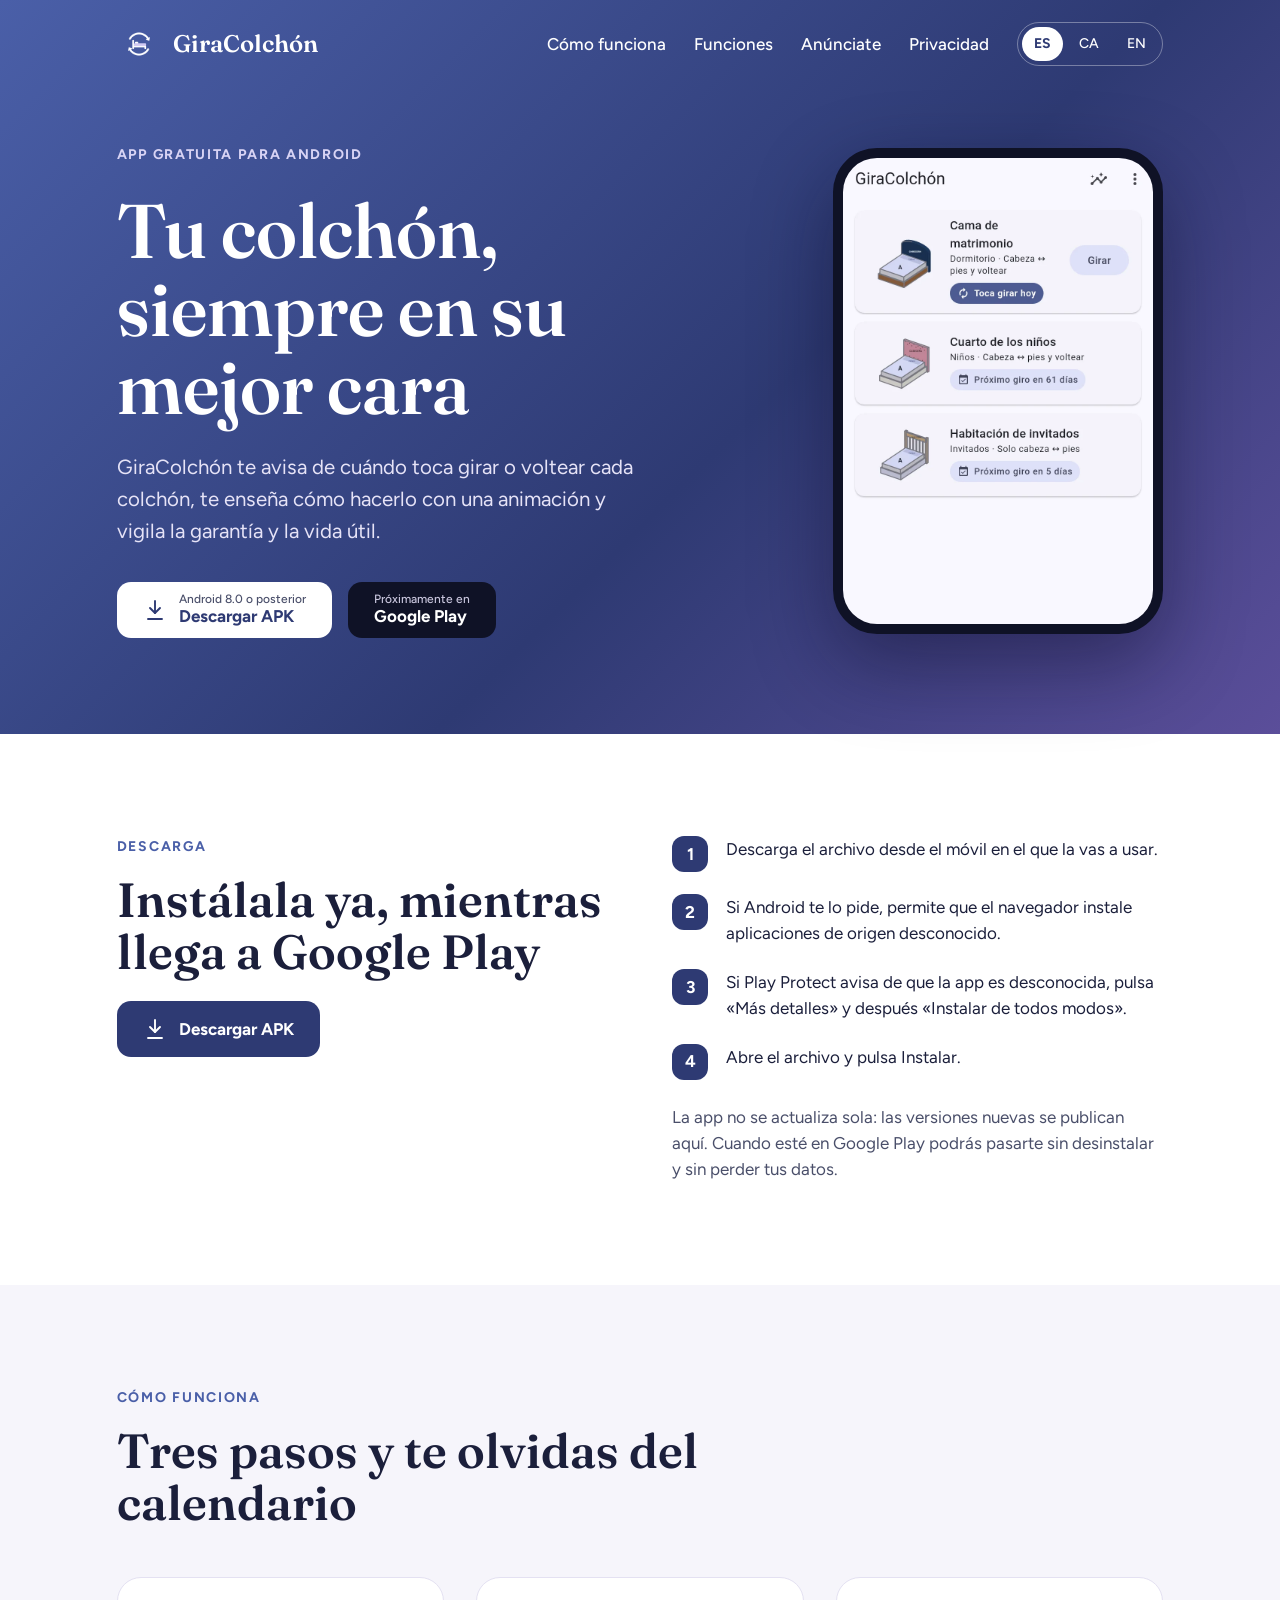
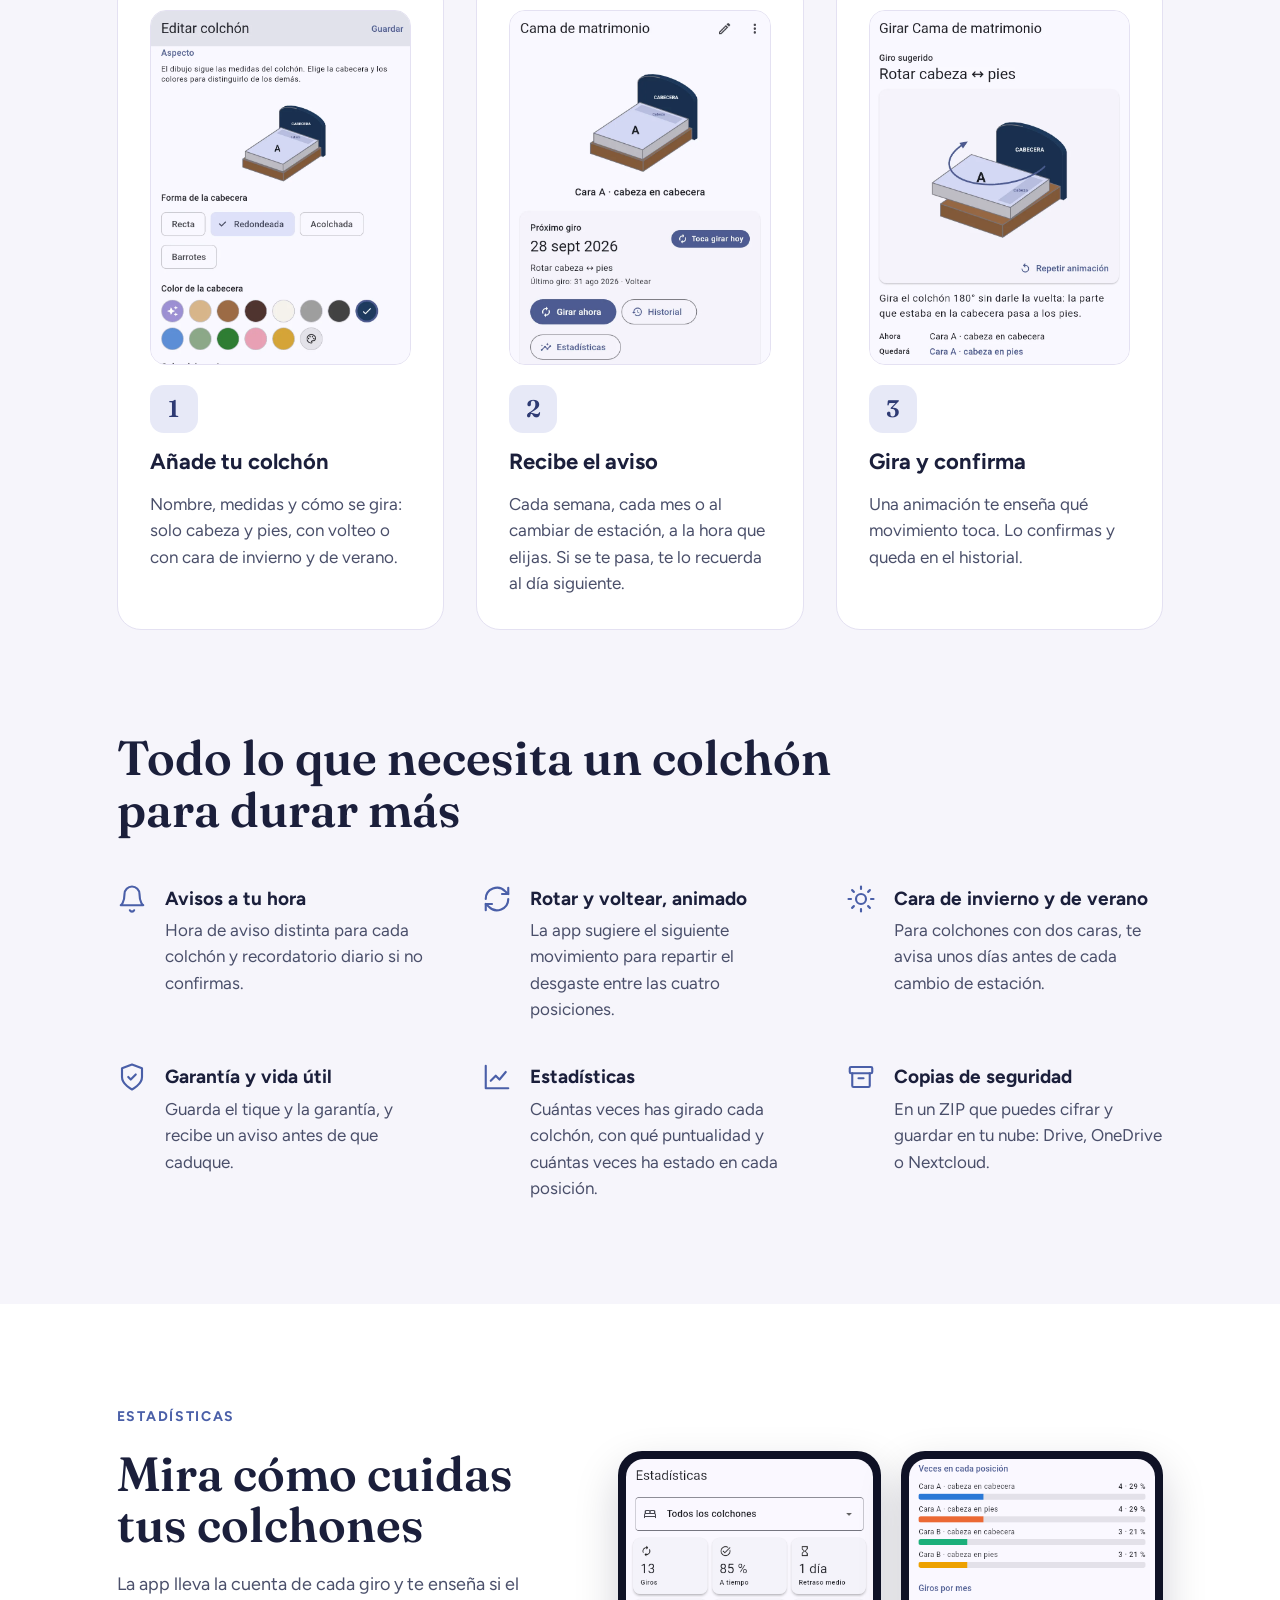
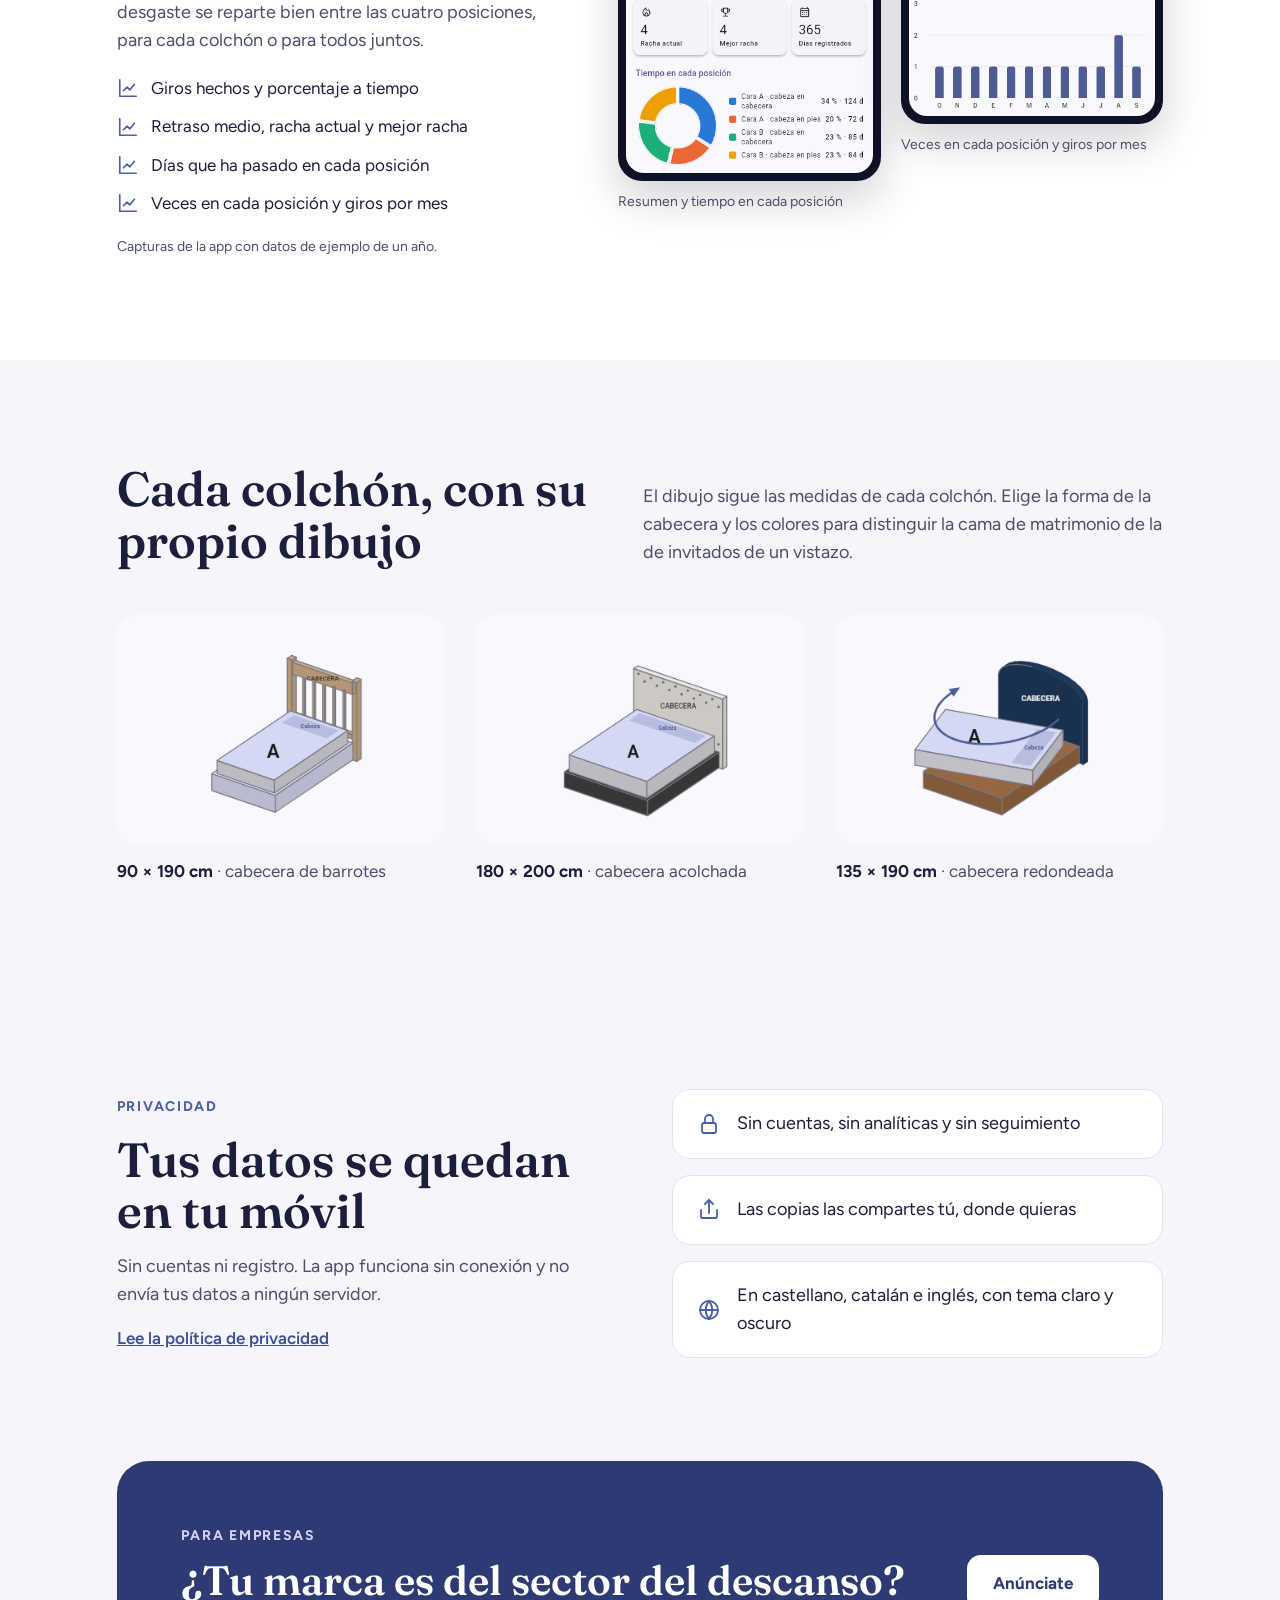
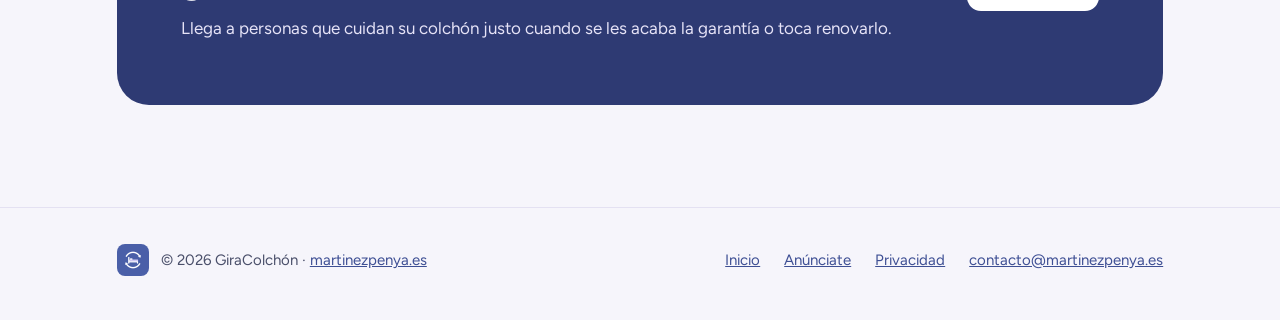
<file: docs/index.html>
<!doctype html>
<html lang="es">
<head>
<meta charset="utf-8">
<meta name="viewport" content="width=device-width, initial-scale=1">
<title>GiraColchón · Tu colchón, siempre en su mejor cara</title>
<meta name="description" content="App gratuita para Android que te avisa de cuándo girar o voltear cada colchón, te enseña cómo hacerlo y vigila la garantía.">
<link rel="canonical" href="https://giracolchon.martinezpenya.es/">
<link rel="alternate" hreflang="es" href="https://giracolchon.martinezpenya.es/">
<link rel="alternate" hreflang="ca" href="https://giracolchon.martinezpenya.es/ca/">
<link rel="alternate" hreflang="en" href="https://giracolchon.martinezpenya.es/en/">
<meta property="og:title" content="GiraColchón · Tu colchón, siempre en su mejor cara">
<meta property="og:description" content="App gratuita para Android que te avisa de cuándo girar o voltear cada colchón, te enseña cómo hacerlo y vigila la garantía.">
<meta property="og:image" content="https://giracolchon.martinezpenya.es/assets/img/icono.png">
<meta name="theme-color" content="#2e3a73">
<link rel="icon" type="image/png" href="assets/img/favicon.png">
<link rel="apple-touch-icon" href="assets/img/apple-touch-icon.png">
<link rel="stylesheet" href="assets/style.css?v=20768a5f80">
</head>
<body>
<section class="hero">
<div class="wrap">
<header class="topbar">
<a class="brand" href="./"><img src="assets/img/icono.png" alt="" width="44" height="44">GiraColchón</a>
<nav class="nav" aria-label="Principal"><a href="./#como-funciona">Cómo funciona</a><a href="./#funciones">Funciones</a><a href="anunciate/">Anúnciate</a><a href="privacidad/">Privacidad</a><div class="lang"><a href="./" hreflang="es" lang="es" aria-current="true">ES</a><a href="ca/" hreflang="ca" lang="ca">CA</a><a href="en/" hreflang="en" lang="en">EN</a></div></nav>
<details class="menu"><summary aria-label="Abrir menú"><svg width="26" height="26" viewBox="0 0 24 24" fill="none" stroke="#ffffff" stroke-width="2" stroke-linecap="round" stroke-linejoin="round" aria-hidden="true"><path d="M4 7h16M4 12h16M4 17h16"/></svg></summary><nav class="nav" aria-label="Principal"><a href="./#como-funciona">Cómo funciona</a><a href="./#funciones">Funciones</a><a href="anunciate/">Anúnciate</a><a href="privacidad/">Privacidad</a><div class="lang"><a href="./" hreflang="es" lang="es" aria-current="true">ES</a><a href="ca/" hreflang="ca" lang="ca">CA</a><a href="en/" hreflang="en" lang="en">EN</a></div></nav></details>
</header>
<div class="hero-body">
<div class="stack" style="gap:26px">
<div class="kicker">App gratuita para Android</div>
<h1>Tu colchón, siempre en su mejor cara</h1>
<p class="lead">GiraColchón te avisa de cuándo toca girar o voltear cada colchón, te enseña cómo hacerlo con una animación y vigila la garantía y la vida útil.</p>
<div class="actions">
<a class="btn btn-light" href="https://github.com/martinezpenya/giracolchon-web/releases/latest/download/giracolchon.apk"><svg width="24" height="24" viewBox="0 0 24 24" fill="none" stroke="#2e3a73" stroke-width="1.9" stroke-linecap="round" stroke-linejoin="round" aria-hidden="true"><path d="M12 3v12"/><path d="M7 10l5 5 5-5"/><path d="M5 21h14"/></svg><span class="btn-2l"><small>Android 8.0 o posterior</small><span>Descargar APK</span></span></a>
<span class="btn btn-play" aria-disabled="true"><span class="btn-2l"><small>Próximamente en</small><span>Google Play</span></span></span>
</div>
</div>
<div class="hero-phone"><img src="assets/img/pantalla_inicio_es.webp" alt="Pantalla de inicio de GiraColchón con tres colchones de distinto aspecto; a la cama de matrimonio le toca girar hoy" width="412" height="620"></div>
</div>
</div>
</section>
<main>
<section class="section band-white" id="descargar"><div class="wrap two-col">
<div class="stack"><div class="kicker">Descarga</div><h2 class="section-title">Instálala ya, mientras llega a Google Play</h2>
<div class="actions"><a class="btn btn-dark" href="https://github.com/martinezpenya/giracolchon-web/releases/latest/download/giracolchon.apk"><svg width="24" height="24" viewBox="0 0 24 24" fill="none" stroke="#ffffff" stroke-width="1.9" stroke-linecap="round" stroke-linejoin="round" aria-hidden="true"><path d="M12 3v12"/><path d="M7 10l5 5 5-5"/><path d="M5 21h14"/></svg>Descargar APK</a></div></div>
<div class="stack" style="gap:24px"><ol class="placements" style="margin:0"><li><span class="dot">1</span><p>Descarga el archivo desde el móvil en el que la vas a usar.</p></li><li><span class="dot">2</span><p>Si Android te lo pide, permite que el navegador instale aplicaciones de origen desconocido.</p></li><li><span class="dot">3</span><p>Si Play Protect avisa de que la app es desconocida, pulsa «Más detalles» y después «Instalar de todos modos».</p></li><li><span class="dot">4</span><p>Abre el archivo y pulsa Instalar.</p></li></ol><p class="muted">La app no se actualiza sola: las versiones nuevas se publican aquí. Cuando esté en Google Play podrás pasarte sin desinstalar y sin perder tus datos.</p></div>
</div></section>
<section class="section" id="como-funciona"><div class="wrap">
<div class="stack"><div class="kicker">Cómo funciona</div><h2 class="section-title">Tres pasos y te olvidas del calendario</h2></div>
<ol class="steps grid-3"><li class="card"><img class="step-shot" src="assets/img/pantalla_aspecto_es.webp" alt="Formulario del colchón: forma de la cabecera y colores de la cabecera y del somier" width="412" height="560" loading="lazy"><div class="num">1</div><h3>Añade tu colchón</h3><p class="muted">Nombre, medidas y cómo se gira: solo cabeza y pies, con volteo o con cara de invierno y de verano.</p></li><li class="card"><img class="step-shot" src="assets/img/pantalla_ficha_es.webp" alt="Ficha del colchón: próximo giro hoy, con los botones Girar ahora, Historial y Estadísticas" width="412" height="560" loading="lazy"><div class="num">2</div><h3>Recibe el aviso</h3><p class="muted">Cada semana, cada mes o al cambiar de estación, a la hora que elijas. Si se te pasa, te lo recuerda al día siguiente.</p></li><li class="card"><img class="step-shot" src="assets/img/pantalla_giro_es.webp" alt="Pantalla de giro: animación que muestra cómo rotar el colchón de la cabeza a los pies" width="412" height="560" loading="lazy"><div class="num">3</div><h3>Gira y confirma</h3><p class="muted">Una animación te enseña qué movimiento toca. Lo confirmas y queda en el historial.</p></li></ol>
</div></section>
<section class="section" id="funciones" style="padding-top:0"><div class="wrap">
<h2 class="section-title">Todo lo que necesita un colchón para durar más</h2>
<div class="grid-3 features"><div class="feature"><svg width="30" height="30" viewBox="0 0 24 24" fill="none" stroke="#4a5fa8" stroke-width="1.7" stroke-linecap="round" stroke-linejoin="round" aria-hidden="true"><path d="M6 8a6 6 0 0 1 12 0c0 7 3 9 3 9H3s3-2 3-9"/><path d="M10.3 21a1.9 1.9 0 0 0 3.4 0"/></svg><div><h3>Avisos a tu hora</h3><p class="muted">Hora de aviso distinta para cada colchón y recordatorio diario si no confirmas.</p></div></div><div class="feature"><svg width="30" height="30" viewBox="0 0 24 24" fill="none" stroke="#4a5fa8" stroke-width="1.7" stroke-linecap="round" stroke-linejoin="round" aria-hidden="true"><path d="M21 12a9 9 0 0 1-15.5 6.2L3 16"/><path d="M3 21v-5h5"/><path d="M3 12a9 9 0 0 1 15.5-6.2L21 8"/><path d="M21 3v5h-5"/></svg><div><h3>Rotar y voltear, animado</h3><p class="muted">La app sugiere el siguiente movimiento para repartir el desgaste entre las cuatro posiciones.</p></div></div><div class="feature"><svg width="30" height="30" viewBox="0 0 24 24" fill="none" stroke="#4a5fa8" stroke-width="1.7" stroke-linecap="round" stroke-linejoin="round" aria-hidden="true"><circle cx="12" cy="12" r="4"/><path d="M12 2v2M12 20v2M4.9 4.9l1.4 1.4M17.7 17.7l1.4 1.4M2 12h2M20 12h2M4.9 19.1l1.4-1.4M17.7 6.3l1.4-1.4"/></svg><div><h3>Cara de invierno y de verano</h3><p class="muted">Para colchones con dos caras, te avisa unos días antes de cada cambio de estación.</p></div></div><div class="feature"><svg width="30" height="30" viewBox="0 0 24 24" fill="none" stroke="#4a5fa8" stroke-width="1.7" stroke-linecap="round" stroke-linejoin="round" aria-hidden="true"><path d="M12 22s8-4 8-10V5l-8-3-8 3v7c0 6 8 10 8 10z"/><path d="M9 12l2 2 4-4"/></svg><div><h3>Garantía y vida útil</h3><p class="muted">Guarda el tique y la garantía, y recibe un aviso antes de que caduque.</p></div></div><div class="feature"><svg width="30" height="30" viewBox="0 0 24 24" fill="none" stroke="#4a5fa8" stroke-width="1.7" stroke-linecap="round" stroke-linejoin="round" aria-hidden="true"><path d="M3 3v18h18"/><path d="M7 15l4-4 3 3 5-6"/></svg><div><h3>Estadísticas</h3><p class="muted">Cuántas veces has girado cada colchón, con qué puntualidad y cuántas veces ha estado en cada posición.</p></div></div><div class="feature"><svg width="30" height="30" viewBox="0 0 24 24" fill="none" stroke="#4a5fa8" stroke-width="1.7" stroke-linecap="round" stroke-linejoin="round" aria-hidden="true"><rect x="3" y="4" width="18" height="5" rx="1"/><path d="M5 9v10a1 1 0 0 0 1 1h12a1 1 0 0 0 1-1V9"/><path d="M10 13h4"/></svg><div><h3>Copias de seguridad</h3><p class="muted">En un ZIP que puedes cifrar y guardar en tu nube: Drive, OneDrive o Nextcloud.</p></div></div></div>
</div></section>
<section class="section band-white" id="estadisticas"><div class="wrap stats">
<div class="stack" style="gap:20px"><div class="kicker">Estadísticas</div><h2 class="section-title">Mira cómo cuidas tus colchones</h2>
<p class="muted" style="font-size:18px">La app lleva la cuenta de cada giro y te enseña si el desgaste se reparte bien entre las cuatro posiciones, para cada colchón o para todos juntos.</p><ul class="stat-list"><li><svg width="22" height="22" viewBox="0 0 24 24" fill="none" stroke="#4a5fa8" stroke-width="1.8" stroke-linecap="round" stroke-linejoin="round" aria-hidden="true"><path d="M3 3v18h18"/><path d="M7 15l4-4 3 3 5-6"/></svg>Giros hechos y porcentaje a tiempo</li><li><svg width="22" height="22" viewBox="0 0 24 24" fill="none" stroke="#4a5fa8" stroke-width="1.8" stroke-linecap="round" stroke-linejoin="round" aria-hidden="true"><path d="M3 3v18h18"/><path d="M7 15l4-4 3 3 5-6"/></svg>Retraso medio, racha actual y mejor racha</li><li><svg width="22" height="22" viewBox="0 0 24 24" fill="none" stroke="#4a5fa8" stroke-width="1.8" stroke-linecap="round" stroke-linejoin="round" aria-hidden="true"><path d="M3 3v18h18"/><path d="M7 15l4-4 3 3 5-6"/></svg>Días que ha pasado en cada posición</li><li><svg width="22" height="22" viewBox="0 0 24 24" fill="none" stroke="#4a5fa8" stroke-width="1.8" stroke-linecap="round" stroke-linejoin="round" aria-hidden="true"><path d="M3 3v18h18"/><path d="M7 15l4-4 3 3 5-6"/></svg>Veces en cada posición y giros por mes</li></ul>
<p class="muted" style="font-size:14px">Capturas de la app con datos de ejemplo de un año.</p></div>
<div class="shots"><figure><div class="shot"><img src="assets/img/estadisticas_resumen_es.png" alt="Pantalla de estadísticas: 13 giros, 85 % a tiempo, racha de 4 y un gráfico circular del tiempo en cada posición" width="412" height="525" loading="lazy"></div><figcaption class="muted">Resumen y tiempo en cada posición</figcaption></figure><figure><div class="shot"><img src="assets/img/estadisticas_graficos_es.png" alt="Gráficos de barras con las veces en cada posición y los giros de cada mes" width="412" height="430" loading="lazy"></div><figcaption class="muted">Veces en cada posición y giros por mes</figcaption></figure></div>
</div></section>
<section class="section"><div class="wrap">
<div class="split"><h2 class="section-title" style="max-width:640px">Cada colchón, con su propio dibujo</h2><p class="muted" style="font-size:18px">El dibujo sigue las medidas de cada colchón. Elige la forma de la cabecera y los colores para distinguir la cama de matrimonio de la de invitados de un vistazo.</p></div>
<div class="grid-3 looks"><figure><img src="assets/img/single_bars.png" alt="Colchón individual estrecho con cabecera de barrotes de madera clara" width="400" height="280" loading="lazy"><figcaption class="muted"><strong style="color:var(--ink)">90 × 190 cm</strong> · cabecera de barrotes</figcaption></figure><figure><img src="assets/img/king_padded.png" alt="Colchón ancho y grueso con cabecera acolchada blanca y somier oscuro" width="400" height="280" loading="lazy"><figcaption class="muted"><strong style="color:var(--ink)">180 × 200 cm</strong> · cabecera acolchada</figcaption></figure><figure><img src="assets/img/rounded_blue.png" alt="Colchón de matrimonio con cabecera redondeada azul marino" width="400" height="280" loading="lazy"><figcaption class="muted"><strong style="color:var(--ink)">135 × 190 cm</strong> · cabecera redondeada</figcaption></figure></div>
</div></section>
<section class="section"><div class="wrap privacy">
<div class="stack"><div class="kicker">Privacidad</div><h2 class="section-title">Tus datos se quedan en tu móvil</h2>
<p class="muted" style="font-size:18px">Sin cuentas ni registro. La app funciona sin conexión y no envía tus datos a ningún servidor.</p>
<a href="privacidad/" style="font-weight:600">Lee la política de privacidad</a></div>
<ul class="checks"><li><svg width="24" height="24" viewBox="0 0 24 24" fill="none" stroke="#4a5fa8" stroke-width="1.8" stroke-linecap="round" stroke-linejoin="round" aria-hidden="true"><rect x="5" y="11" width="14" height="10" rx="2"/><path d="M8 11V7a4 4 0 0 1 8 0v4"/></svg>Sin cuentas, sin analíticas y sin seguimiento</li><li><svg width="24" height="24" viewBox="0 0 24 24" fill="none" stroke="#4a5fa8" stroke-width="1.8" stroke-linecap="round" stroke-linejoin="round" aria-hidden="true"><path d="M4 12v7a1 1 0 0 0 1 1h14a1 1 0 0 0 1-1v-7"/><path d="M16 6l-4-4-4 4"/><path d="M12 2v13"/></svg>Las copias las compartes tú, donde quieras</li><li><svg width="24" height="24" viewBox="0 0 24 24" fill="none" stroke="#4a5fa8" stroke-width="1.8" stroke-linecap="round" stroke-linejoin="round" aria-hidden="true"><circle cx="12" cy="12" r="9"/><path d="M3 12h18M12 3a14 14 0 0 1 0 18M12 3a14 14 0 0 0 0 18"/></svg>En castellano, catalán e inglés, con tema claro y oscuro</li></ul>
</div></section>
<section class="section" style="padding-top:0"><div class="wrap">
<div class="cta"><div class="stack" style="gap:12px;max-width:760px"><div class="kicker">Para empresas</div><h2>¿Tu marca es del sector del descanso?</h2><p>Llega a personas que cuidan su colchón justo cuando se les acaba la garantía o toca renovarlo.</p></div>
<a class="btn btn-light" href="anunciate/">Anúnciate</a></div>
</div></section>
</main>
<footer class="footer">
<div class="wrap">
<div class="footer-brand"><img src="assets/img/icono.png" alt="" width="32" height="32"><span>© 2026 GiraColchón · <a href="https://martinezpenya.es">martinezpenya.es</a></span></div>
<nav aria-label="Pie">
<a href="./">Inicio</a>
<a href="anunciate/">Anúnciate</a>
<a href="privacidad/">Privacidad</a>
<a href="mailto:contacto@martinezpenya.es">contacto@martinezpenya.es</a>
</nav>
</div>
</footer>
</body>
</html>
</file>
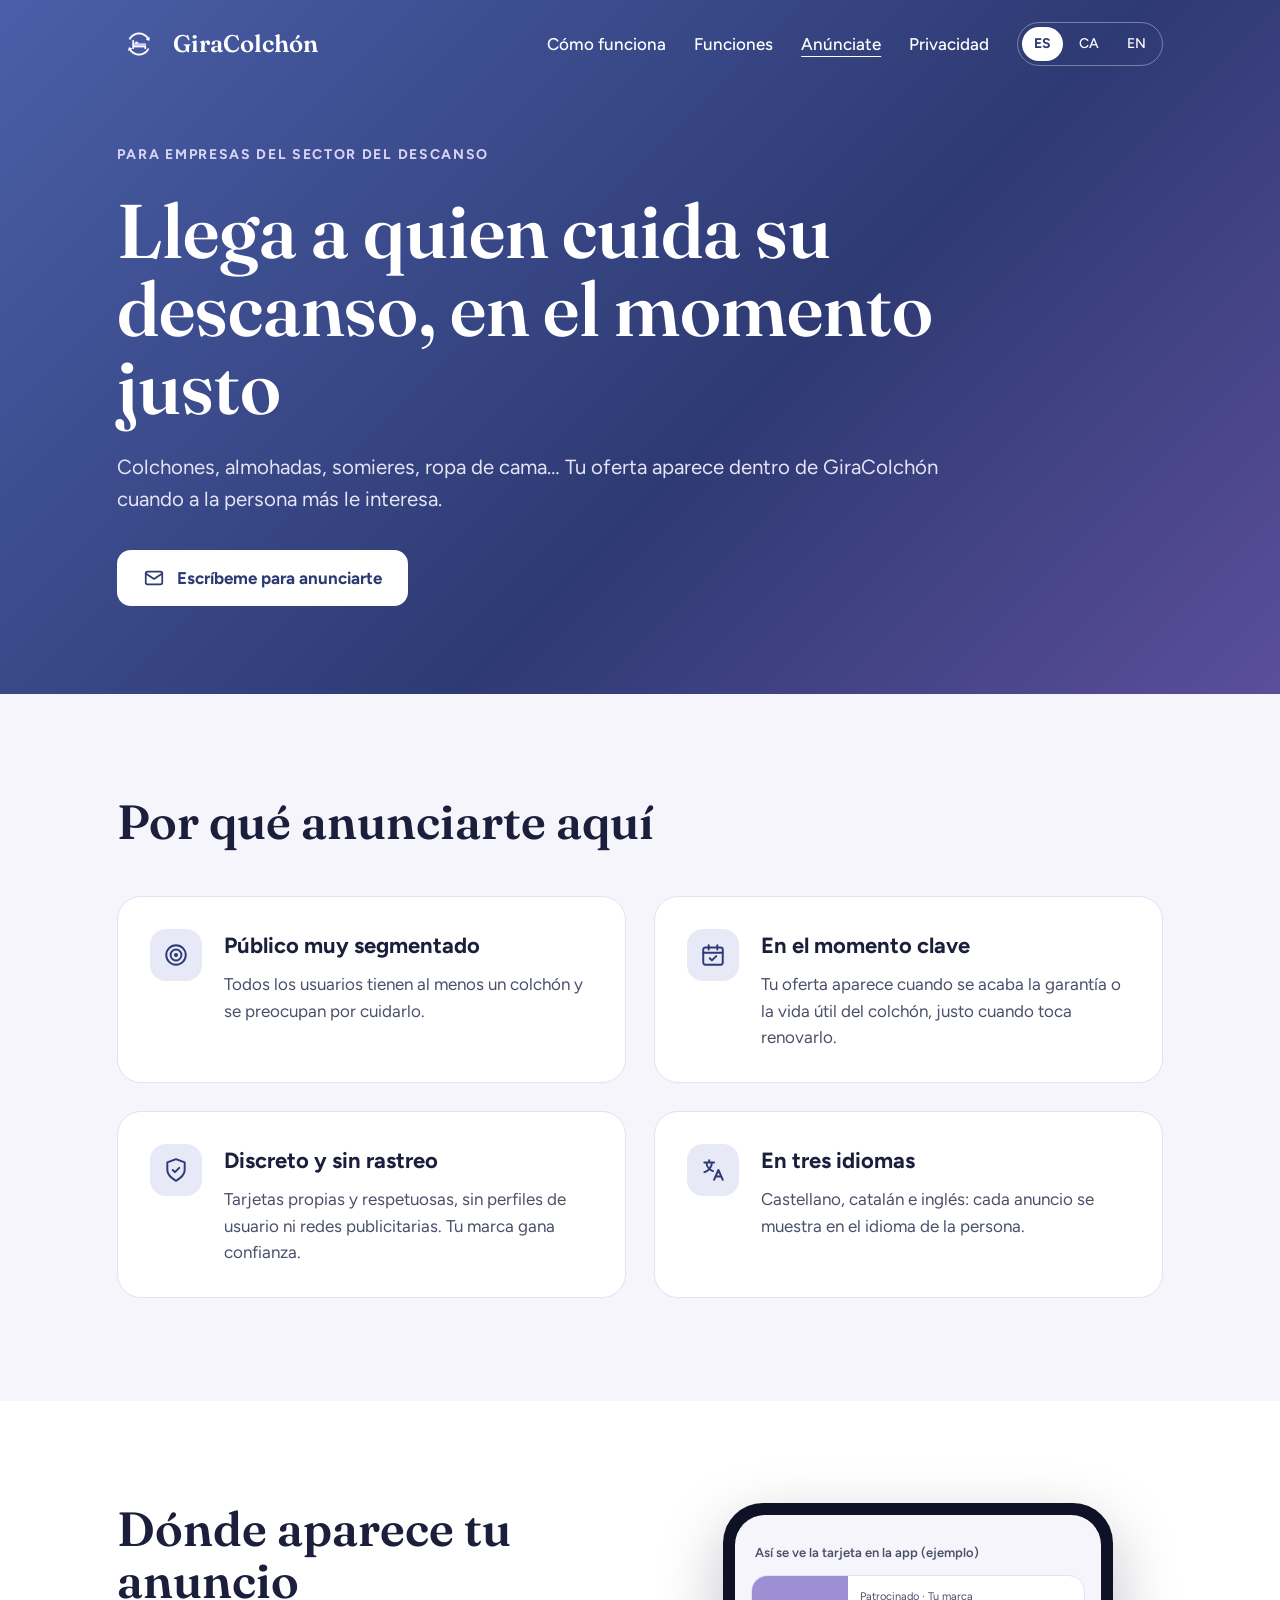
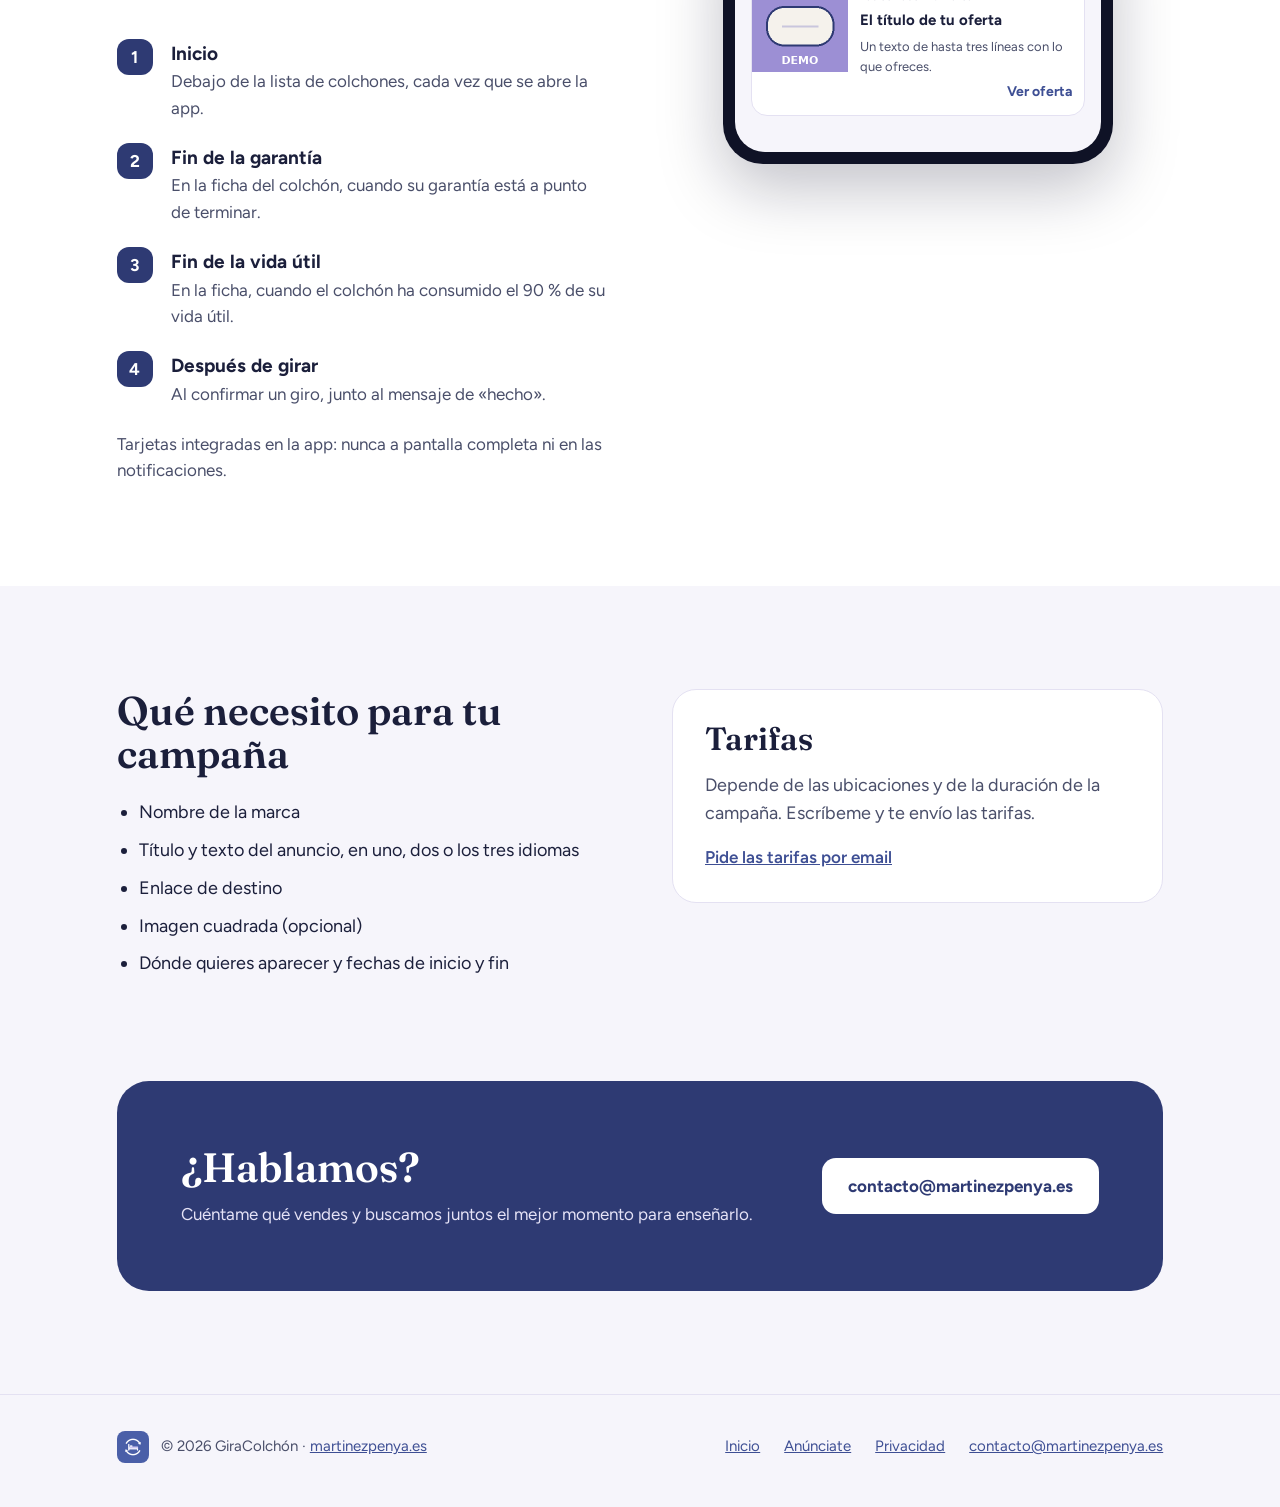
<file: docs/anunciate/index.html>
<!doctype html>
<html lang="es">
<head>
<meta charset="utf-8">
<meta name="viewport" content="width=device-width, initial-scale=1">
<title>Anúnciate en GiraColchón</title>
<meta name="description" content="Anuncia colchones, almohadas, somieres o ropa de cama a personas que cuidan su descanso, justo cuando más les interesa.">
<link rel="canonical" href="https://giracolchon.martinezpenya.es/anunciate/">
<link rel="alternate" hreflang="es" href="https://giracolchon.martinezpenya.es/anunciate/">
<link rel="alternate" hreflang="ca" href="https://giracolchon.martinezpenya.es/ca/anuncia-t/">
<link rel="alternate" hreflang="en" href="https://giracolchon.martinezpenya.es/en/advertise/">
<meta property="og:title" content="Anúnciate en GiraColchón">
<meta property="og:description" content="Anuncia colchones, almohadas, somieres o ropa de cama a personas que cuidan su descanso, justo cuando más les interesa.">
<meta property="og:image" content="https://giracolchon.martinezpenya.es/assets/img/icono.png">
<meta name="theme-color" content="#2e3a73">
<link rel="icon" type="image/png" href="../assets/img/favicon.png">
<link rel="apple-touch-icon" href="../assets/img/apple-touch-icon.png">
<link rel="stylesheet" href="../assets/style.css?v=20768a5f80">
</head>
<body>
<section class="hero">
<div class="wrap">
<header class="topbar">
<a class="brand" href="../"><img src="../assets/img/icono.png" alt="" width="44" height="44">GiraColchón</a>
<nav class="nav" aria-label="Principal"><a href="../#como-funciona">Cómo funciona</a><a href="../#funciones">Funciones</a><a href="../anunciate/" aria-current="page">Anúnciate</a><a href="../privacidad/">Privacidad</a><div class="lang"><a href="../anunciate/" hreflang="es" lang="es" aria-current="true">ES</a><a href="../ca/anuncia-t/" hreflang="ca" lang="ca">CA</a><a href="../en/advertise/" hreflang="en" lang="en">EN</a></div></nav>
<details class="menu"><summary aria-label="Abrir menú"><svg width="26" height="26" viewBox="0 0 24 24" fill="none" stroke="#ffffff" stroke-width="2" stroke-linecap="round" stroke-linejoin="round" aria-hidden="true"><path d="M4 7h16M4 12h16M4 17h16"/></svg></summary><nav class="nav" aria-label="Principal"><a href="../#como-funciona">Cómo funciona</a><a href="../#funciones">Funciones</a><a href="../anunciate/" aria-current="page">Anúnciate</a><a href="../privacidad/">Privacidad</a><div class="lang"><a href="../anunciate/" hreflang="es" lang="es" aria-current="true">ES</a><a href="../ca/anuncia-t/" hreflang="ca" lang="ca">CA</a><a href="../en/advertise/" hreflang="en" lang="en">EN</a></div></nav></details>
</header>
<div class="hero-body single">
<div class="stack" style="gap:26px">
<div class="kicker">Para empresas del sector del descanso</div>
<h1>Llega a quien cuida su descanso, en el momento justo</h1>
<p class="lead">Colchones, almohadas, somieres, ropa de cama… Tu oferta aparece dentro de GiraColchón cuando a la persona más le interesa.</p>
<div class="actions"><a class="btn btn-light" href="mailto:contacto@martinezpenya.es?subject=Anunciarse%20en%20GiraColch%C3%B3n&amp;body=Empresa%3A%0AProducto%3A%0AWeb%3A%0AFechas%20de%20la%20campa%C3%B1a%3A%0A"><svg width="22" height="22" viewBox="0 0 24 24" fill="none" stroke="#2e3a73" stroke-width="1.9" stroke-linecap="round" stroke-linejoin="round" aria-hidden="true"><rect x="3" y="5" width="18" height="14" rx="2"/><path d="M3 7l9 6 9-6"/></svg>Escríbeme para anunciarte</a></div>
</div></div>
</div>
</section>
<main>
<section class="section"><div class="wrap">
<h2 class="section-title">Por qué anunciarte aquí</h2>
<div class="grid-2" style="margin-top:48px"><div class="card benefit"><div class="icon-tile"><svg width="26" height="26" viewBox="0 0 24 24" fill="none" stroke="#2e3a73" stroke-width="1.8" stroke-linecap="round" stroke-linejoin="round" aria-hidden="true"><circle cx="12" cy="12" r="9"/><circle cx="12" cy="12" r="5"/><circle cx="12" cy="12" r="1"/></svg></div><div class="stack" style="gap:8px"><h3>Público muy segmentado</h3><p class="muted">Todos los usuarios tienen al menos un colchón y se preocupan por cuidarlo.</p></div></div><div class="card benefit"><div class="icon-tile"><svg width="26" height="26" viewBox="0 0 24 24" fill="none" stroke="#2e3a73" stroke-width="1.8" stroke-linecap="round" stroke-linejoin="round" aria-hidden="true"><rect x="3" y="5" width="18" height="16" rx="2"/><path d="M16 3v4M8 3v4M3 10h18"/><path d="M9 15l2 2 4-4"/></svg></div><div class="stack" style="gap:8px"><h3>En el momento clave</h3><p class="muted">Tu oferta aparece cuando se acaba la garantía o la vida útil del colchón, justo cuando toca renovarlo.</p></div></div><div class="card benefit"><div class="icon-tile"><svg width="26" height="26" viewBox="0 0 24 24" fill="none" stroke="#2e3a73" stroke-width="1.8" stroke-linecap="round" stroke-linejoin="round" aria-hidden="true"><path d="M12 22s8-4 8-10V5l-8-3-8 3v7c0 6 8 10 8 10z"/><path d="M9 12l2 2 4-4"/></svg></div><div class="stack" style="gap:8px"><h3>Discreto y sin rastreo</h3><p class="muted">Tarjetas propias y respetuosas, sin perfiles de usuario ni redes publicitarias. Tu marca gana confianza.</p></div></div><div class="card benefit"><div class="icon-tile"><svg width="26" height="26" viewBox="0 0 24 24" fill="none" stroke="#2e3a73" stroke-width="1.8" stroke-linecap="round" stroke-linejoin="round" aria-hidden="true"><path d="M4 5h9M8.5 3v2M6 5c0 4 3 7 6 8M11 5c0 4-3 8-7 9"/><path d="M13 21l4-9 4 9M14.5 18h5"/></svg></div><div class="stack" style="gap:8px"><h3>En tres idiomas</h3><p class="muted">Castellano, catalán e inglés: cada anuncio se muestra en el idioma de la persona.</p></div></div></div>
</div></section>
<section class="section band-white"><div class="wrap two-col">
<div><h2 class="section-title">Dónde aparece tu anuncio</h2><ol class="placements"><li><span class="dot">1</span><div><strong style="font-size:19px">Inicio</strong><p class="muted">Debajo de la lista de colchones, cada vez que se abre la app.</p></div></li><li><span class="dot">2</span><div><strong style="font-size:19px">Fin de la garantía</strong><p class="muted">En la ficha del colchón, cuando su garantía está a punto de terminar.</p></div></li><li><span class="dot">3</span><div><strong style="font-size:19px">Fin de la vida útil</strong><p class="muted">En la ficha, cuando el colchón ha consumido el 90 % de su vida útil.</p></div></li><li><span class="dot">4</span><div><strong style="font-size:19px">Después de girar</strong><p class="muted">Al confirmar un giro, junto al mensaje de «hecho».</p></div></li></ol>
<p class="muted" style="margin-top:24px">Tarjetas integradas en la app: nunca a pantalla completa ni en las notificaciones.</p></div>
<div class="phone"><div class="phone-screen">
<div class="muted" style="font-size:13px;font-weight:600;padding:0 4px">Así se ve la tarjeta en la app (ejemplo)</div>
<div class="promo"><img class="promo-img" src="../assets/img/demo-anuncio.png" alt="" width="96" height="96"><div class="promo-body">
<span class="muted" style="font-size:11px">Patrocinado · Tu marca</span><strong>El título de tu oferta</strong>
<span class="muted">Un texto de hasta tres líneas con lo que ofreces.</span><span class="promo-open">Ver oferta</span></div></div>
</div></div>
</div></section>
<section class="section"><div class="wrap two-col">
<div class="stack" style="gap:24px"><h2 class="section-title" style="font-size:40px">Qué necesito para tu campaña</h2><ul class="list"><li>Nombre de la marca</li><li>Título y texto del anuncio, en uno, dos o los tres idiomas</li><li>Enlace de destino</li><li>Imagen cuadrada (opcional)</li><li>Dónde quieres aparecer y fechas de inicio y fin</li></ul></div>
<div class="card stack"><h2 style="font-size:32px">Tarifas</h2><p class="muted" style="font-size:18px">Depende de las ubicaciones y de la duración de la campaña. Escríbeme y te envío las tarifas.</p>
<a href="mailto:contacto@martinezpenya.es?subject=Tarifas%20de%20GiraColch%C3%B3n" style="font-weight:600">Pide las tarifas por email</a></div>
</div></section>
<section class="section" style="padding-top:0"><div class="wrap">
<div class="cta"><div class="stack" style="gap:12px"><h2>¿Hablamos?</h2><p>Cuéntame qué vendes y buscamos juntos el mejor momento para enseñarlo.</p></div>
<a class="btn btn-light" href="mailto:contacto@martinezpenya.es?subject=Anunciarse%20en%20GiraColch%C3%B3n&amp;body=Empresa%3A%0AProducto%3A%0AWeb%3A%0AFechas%20de%20la%20campa%C3%B1a%3A%0A">contacto@martinezpenya.es</a></div>
</div></section>
</main>
<footer class="footer">
<div class="wrap">
<div class="footer-brand"><img src="../assets/img/icono.png" alt="" width="32" height="32"><span>© 2026 GiraColchón · <a href="https://martinezpenya.es">martinezpenya.es</a></span></div>
<nav aria-label="Pie">
<a href="../">Inicio</a>
<a href="../anunciate/">Anúnciate</a>
<a href="../privacidad/">Privacidad</a>
<a href="mailto:contacto@martinezpenya.es">contacto@martinezpenya.es</a>
</nav>
</div>
</footer>
</body>
</html>
</file>
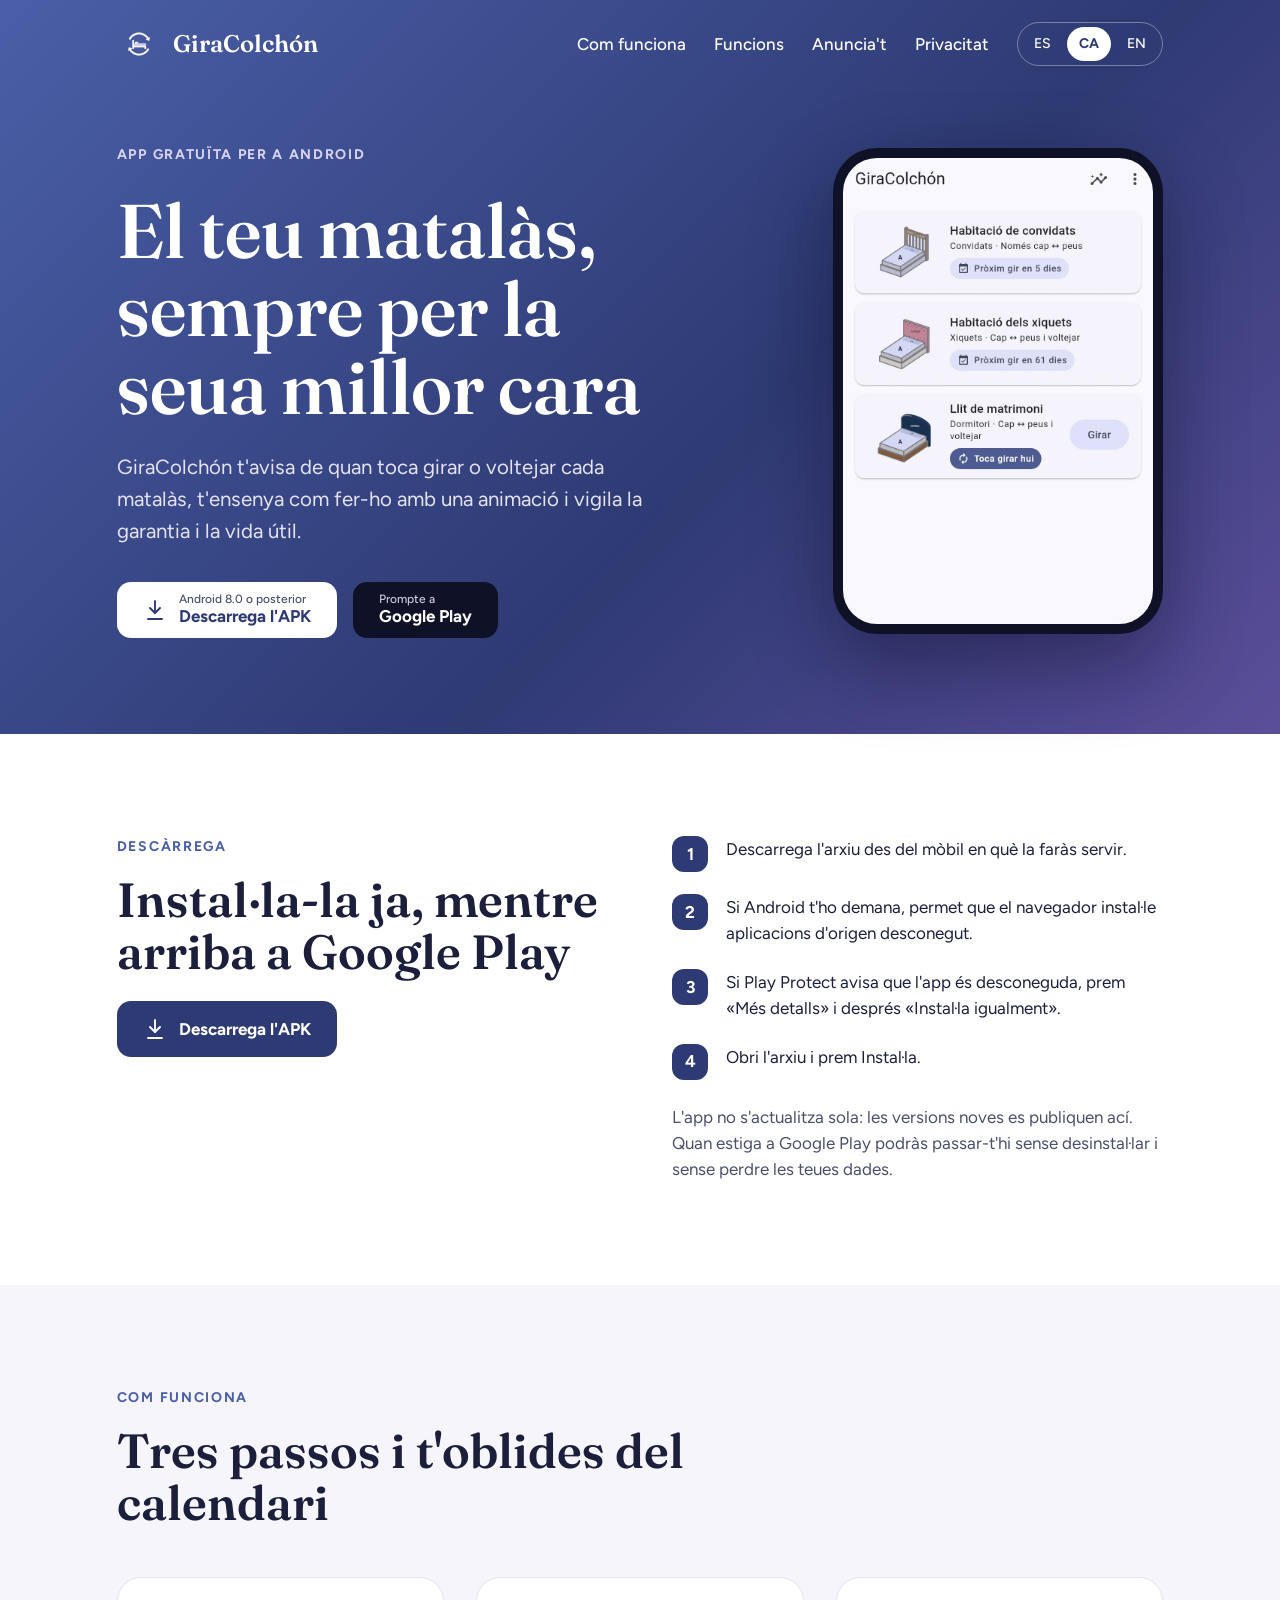
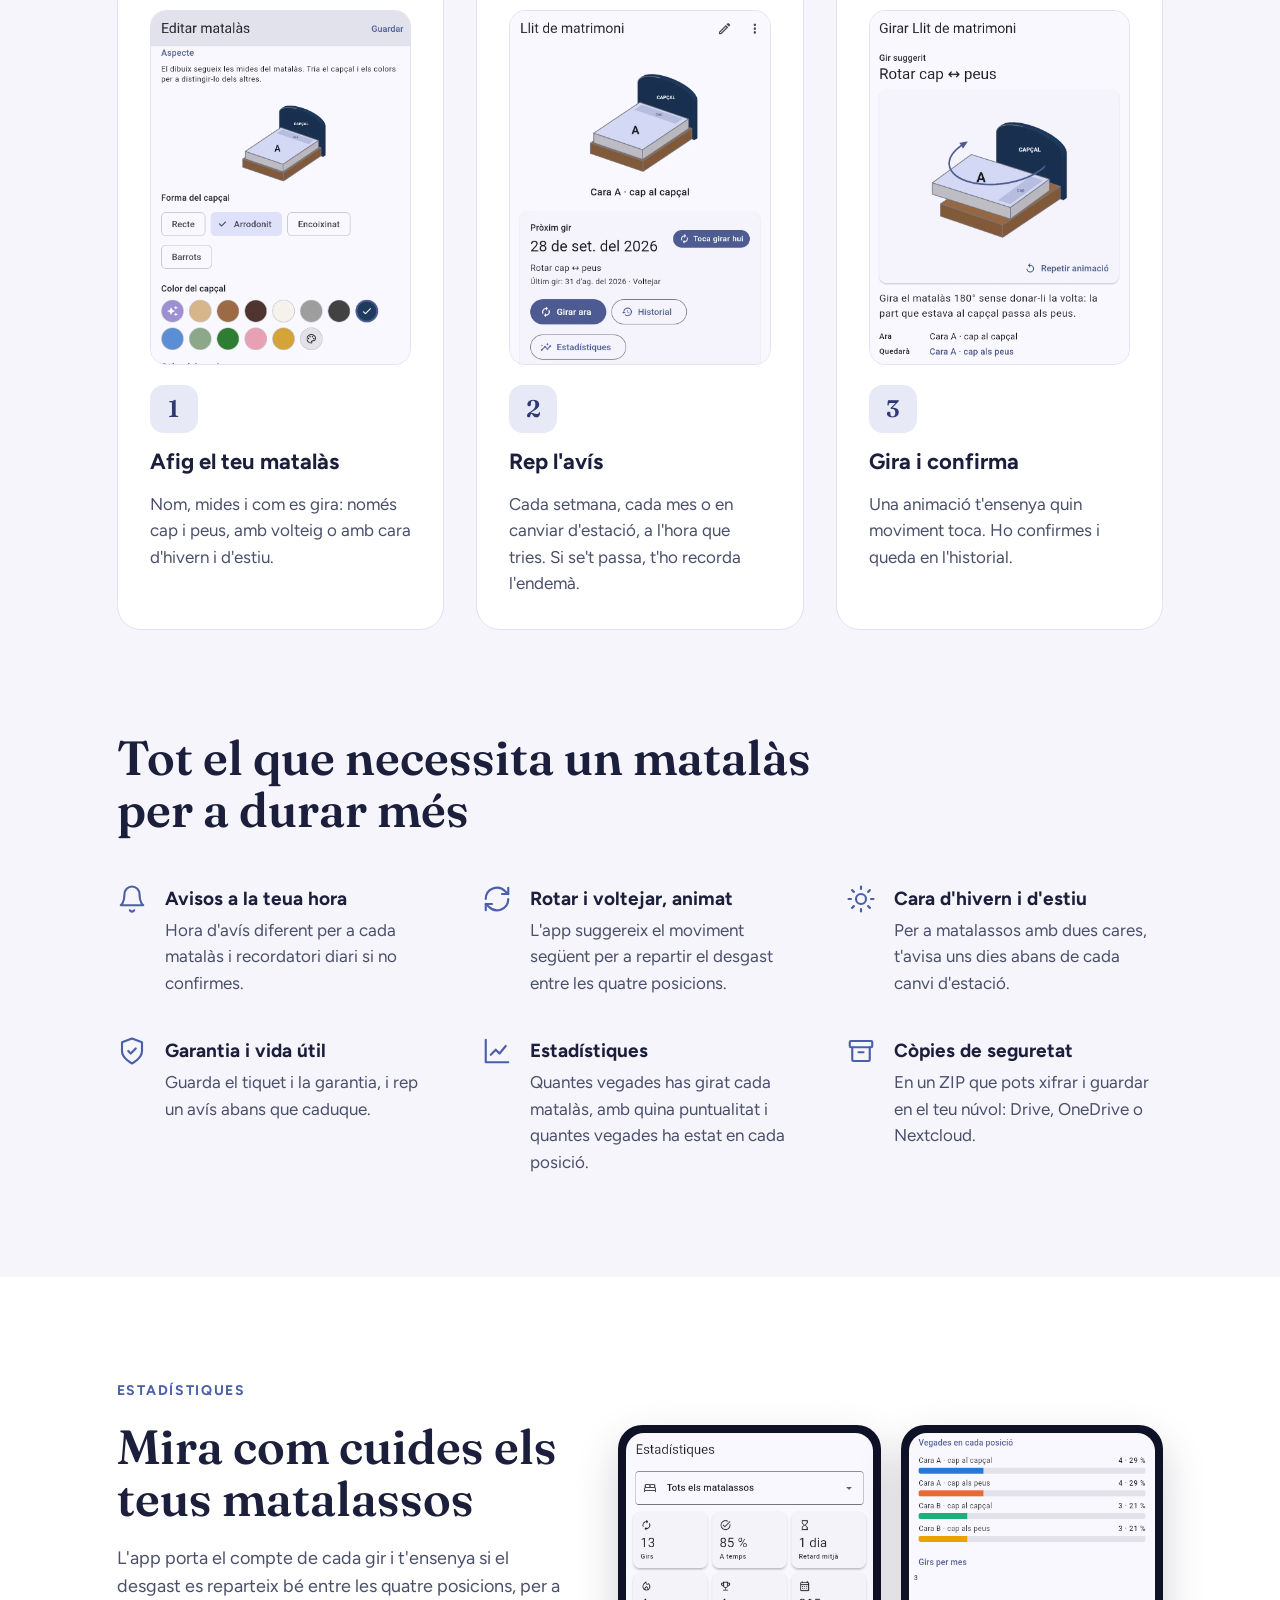
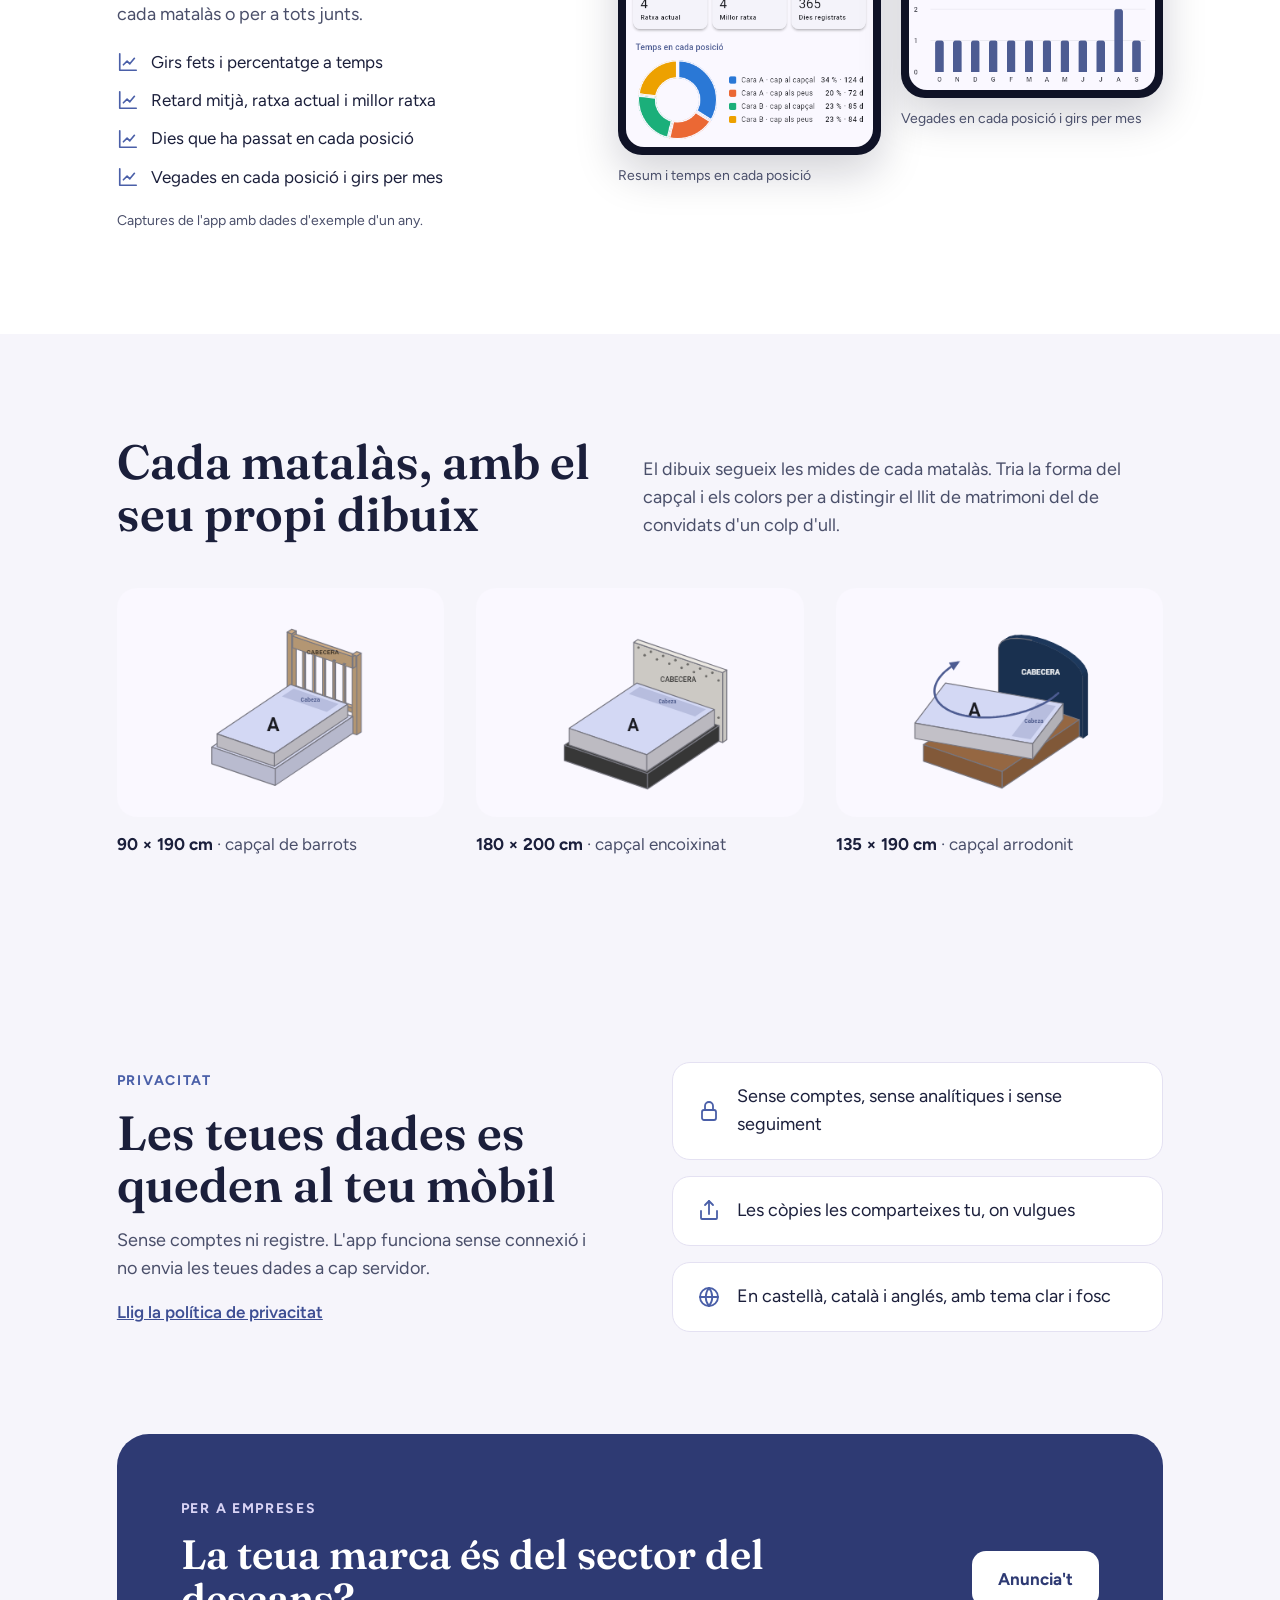
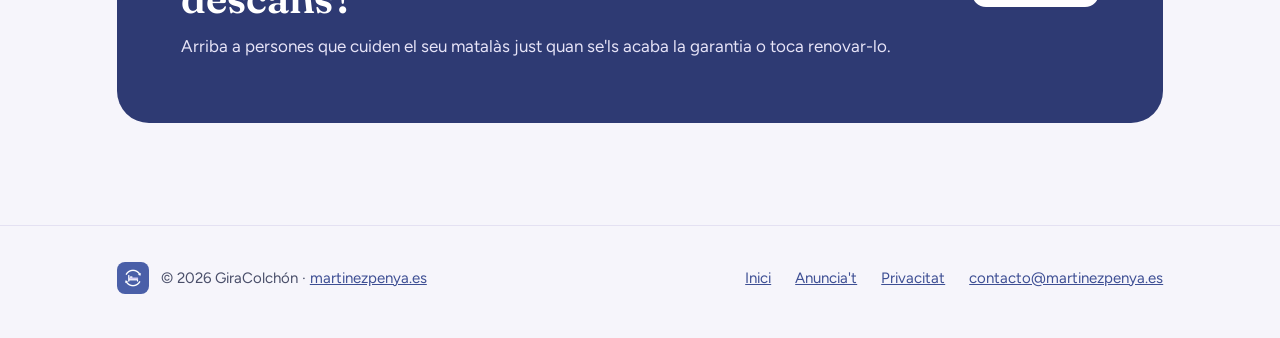
<file: docs/ca/index.html>
<!doctype html>
<html lang="ca">
<head>
<meta charset="utf-8">
<meta name="viewport" content="width=device-width, initial-scale=1">
<title>GiraColchón · El teu matalàs, sempre per la seua millor cara</title>
<meta name="description" content="App gratuïta per a Android que t&#x27;avisa de quan cal girar o voltejar cada matalàs, t&#x27;ensenya com fer-ho i vigila la garantia.">
<link rel="canonical" href="https://giracolchon.martinezpenya.es/ca/">
<link rel="alternate" hreflang="es" href="https://giracolchon.martinezpenya.es/">
<link rel="alternate" hreflang="ca" href="https://giracolchon.martinezpenya.es/ca/">
<link rel="alternate" hreflang="en" href="https://giracolchon.martinezpenya.es/en/">
<meta property="og:title" content="GiraColchón · El teu matalàs, sempre per la seua millor cara">
<meta property="og:description" content="App gratuïta per a Android que t&#x27;avisa de quan cal girar o voltejar cada matalàs, t&#x27;ensenya com fer-ho i vigila la garantia.">
<meta property="og:image" content="https://giracolchon.martinezpenya.es/assets/img/icono.png">
<meta name="theme-color" content="#2e3a73">
<link rel="icon" type="image/png" href="../assets/img/favicon.png">
<link rel="apple-touch-icon" href="../assets/img/apple-touch-icon.png">
<link rel="stylesheet" href="../assets/style.css?v=20768a5f80">
</head>
<body>
<section class="hero">
<div class="wrap">
<header class="topbar">
<a class="brand" href="../ca/"><img src="../assets/img/icono.png" alt="" width="44" height="44">GiraColchón</a>
<nav class="nav" aria-label="Principal"><a href="../ca/#como-funciona">Com funciona</a><a href="../ca/#funciones">Funcions</a><a href="../ca/anuncia-t/">Anuncia't</a><a href="../ca/privacitat/">Privacitat</a><div class="lang"><a href="../" hreflang="es" lang="es">ES</a><a href="../ca/" hreflang="ca" lang="ca" aria-current="true">CA</a><a href="../en/" hreflang="en" lang="en">EN</a></div></nav>
<details class="menu"><summary aria-label="Obri el menú"><svg width="26" height="26" viewBox="0 0 24 24" fill="none" stroke="#ffffff" stroke-width="2" stroke-linecap="round" stroke-linejoin="round" aria-hidden="true"><path d="M4 7h16M4 12h16M4 17h16"/></svg></summary><nav class="nav" aria-label="Principal"><a href="../ca/#como-funciona">Com funciona</a><a href="../ca/#funciones">Funcions</a><a href="../ca/anuncia-t/">Anuncia't</a><a href="../ca/privacitat/">Privacitat</a><div class="lang"><a href="../" hreflang="es" lang="es">ES</a><a href="../ca/" hreflang="ca" lang="ca" aria-current="true">CA</a><a href="../en/" hreflang="en" lang="en">EN</a></div></nav></details>
</header>
<div class="hero-body">
<div class="stack" style="gap:26px">
<div class="kicker">App gratuïta per a Android</div>
<h1>El teu matalàs, sempre per la seua millor cara</h1>
<p class="lead">GiraColchón t'avisa de quan toca girar o voltejar cada matalàs, t'ensenya com fer-ho amb una animació i vigila la garantia i la vida útil.</p>
<div class="actions">
<a class="btn btn-light" href="https://github.com/martinezpenya/giracolchon-web/releases/latest/download/giracolchon.apk"><svg width="24" height="24" viewBox="0 0 24 24" fill="none" stroke="#2e3a73" stroke-width="1.9" stroke-linecap="round" stroke-linejoin="round" aria-hidden="true"><path d="M12 3v12"/><path d="M7 10l5 5 5-5"/><path d="M5 21h14"/></svg><span class="btn-2l"><small>Android 8.0 o posterior</small><span>Descarrega l'APK</span></span></a>
<span class="btn btn-play" aria-disabled="true"><span class="btn-2l"><small>Prompte a</small><span>Google Play</span></span></span>
</div>
</div>
<div class="hero-phone"><img src="../assets/img/pantalla_inicio_ca.webp" alt="Pantalla d&#x27;inici de GiraColchón amb tres matalassos d&#x27;aspecte diferent; al llit de matrimoni li toca girar hui" width="412" height="620"></div>
</div>
</div>
</section>
<main>
<section class="section band-white" id="descargar"><div class="wrap two-col">
<div class="stack"><div class="kicker">Descàrrega</div><h2 class="section-title">Instal·la-la ja, mentre arriba a Google Play</h2>
<div class="actions"><a class="btn btn-dark" href="https://github.com/martinezpenya/giracolchon-web/releases/latest/download/giracolchon.apk"><svg width="24" height="24" viewBox="0 0 24 24" fill="none" stroke="#ffffff" stroke-width="1.9" stroke-linecap="round" stroke-linejoin="round" aria-hidden="true"><path d="M12 3v12"/><path d="M7 10l5 5 5-5"/><path d="M5 21h14"/></svg>Descarrega l'APK</a></div></div>
<div class="stack" style="gap:24px"><ol class="placements" style="margin:0"><li><span class="dot">1</span><p>Descarrega l'arxiu des del mòbil en què la faràs servir.</p></li><li><span class="dot">2</span><p>Si Android t'ho demana, permet que el navegador instal·le aplicacions d'origen desconegut.</p></li><li><span class="dot">3</span><p>Si Play Protect avisa que l'app és desconeguda, prem «Més detalls» i després «Instal·la igualment».</p></li><li><span class="dot">4</span><p>Obri l'arxiu i prem Instal·la.</p></li></ol><p class="muted">L'app no s'actualitza sola: les versions noves es publiquen ací. Quan estiga a Google Play podràs passar-t'hi sense desinstal·lar i sense perdre les teues dades.</p></div>
</div></section>
<section class="section" id="como-funciona"><div class="wrap">
<div class="stack"><div class="kicker">Com funciona</div><h2 class="section-title">Tres passos i t'oblides del calendari</h2></div>
<ol class="steps grid-3"><li class="card"><img class="step-shot" src="../assets/img/pantalla_aspecto_ca.webp" alt="Formulari del matalàs: forma del capçal i colors del capçal i del somier" width="412" height="560" loading="lazy"><div class="num">1</div><h3>Afig el teu matalàs</h3><p class="muted">Nom, mides i com es gira: només cap i peus, amb volteig o amb cara d'hivern i d'estiu.</p></li><li class="card"><img class="step-shot" src="../assets/img/pantalla_ficha_ca.webp" alt="Fitxa del matalàs: pròxim gir hui, amb els botons Gira ara, Historial i Estadístiques" width="412" height="560" loading="lazy"><div class="num">2</div><h3>Rep l'avís</h3><p class="muted">Cada setmana, cada mes o en canviar d'estació, a l'hora que tries. Si se't passa, t'ho recorda l'endemà.</p></li><li class="card"><img class="step-shot" src="../assets/img/pantalla_giro_ca.webp" alt="Pantalla de gir: animació que mostra com rotar el matalàs del cap als peus" width="412" height="560" loading="lazy"><div class="num">3</div><h3>Gira i confirma</h3><p class="muted">Una animació t'ensenya quin moviment toca. Ho confirmes i queda en l'historial.</p></li></ol>
</div></section>
<section class="section" id="funciones" style="padding-top:0"><div class="wrap">
<h2 class="section-title">Tot el que necessita un matalàs per a durar més</h2>
<div class="grid-3 features"><div class="feature"><svg width="30" height="30" viewBox="0 0 24 24" fill="none" stroke="#4a5fa8" stroke-width="1.7" stroke-linecap="round" stroke-linejoin="round" aria-hidden="true"><path d="M6 8a6 6 0 0 1 12 0c0 7 3 9 3 9H3s3-2 3-9"/><path d="M10.3 21a1.9 1.9 0 0 0 3.4 0"/></svg><div><h3>Avisos a la teua hora</h3><p class="muted">Hora d'avís diferent per a cada matalàs i recordatori diari si no confirmes.</p></div></div><div class="feature"><svg width="30" height="30" viewBox="0 0 24 24" fill="none" stroke="#4a5fa8" stroke-width="1.7" stroke-linecap="round" stroke-linejoin="round" aria-hidden="true"><path d="M21 12a9 9 0 0 1-15.5 6.2L3 16"/><path d="M3 21v-5h5"/><path d="M3 12a9 9 0 0 1 15.5-6.2L21 8"/><path d="M21 3v5h-5"/></svg><div><h3>Rotar i voltejar, animat</h3><p class="muted">L'app suggereix el moviment següent per a repartir el desgast entre les quatre posicions.</p></div></div><div class="feature"><svg width="30" height="30" viewBox="0 0 24 24" fill="none" stroke="#4a5fa8" stroke-width="1.7" stroke-linecap="round" stroke-linejoin="round" aria-hidden="true"><circle cx="12" cy="12" r="4"/><path d="M12 2v2M12 20v2M4.9 4.9l1.4 1.4M17.7 17.7l1.4 1.4M2 12h2M20 12h2M4.9 19.1l1.4-1.4M17.7 6.3l1.4-1.4"/></svg><div><h3>Cara d'hivern i d'estiu</h3><p class="muted">Per a matalassos amb dues cares, t'avisa uns dies abans de cada canvi d'estació.</p></div></div><div class="feature"><svg width="30" height="30" viewBox="0 0 24 24" fill="none" stroke="#4a5fa8" stroke-width="1.7" stroke-linecap="round" stroke-linejoin="round" aria-hidden="true"><path d="M12 22s8-4 8-10V5l-8-3-8 3v7c0 6 8 10 8 10z"/><path d="M9 12l2 2 4-4"/></svg><div><h3>Garantia i vida útil</h3><p class="muted">Guarda el tiquet i la garantia, i rep un avís abans que caduque.</p></div></div><div class="feature"><svg width="30" height="30" viewBox="0 0 24 24" fill="none" stroke="#4a5fa8" stroke-width="1.7" stroke-linecap="round" stroke-linejoin="round" aria-hidden="true"><path d="M3 3v18h18"/><path d="M7 15l4-4 3 3 5-6"/></svg><div><h3>Estadístiques</h3><p class="muted">Quantes vegades has girat cada matalàs, amb quina puntualitat i quantes vegades ha estat en cada posició.</p></div></div><div class="feature"><svg width="30" height="30" viewBox="0 0 24 24" fill="none" stroke="#4a5fa8" stroke-width="1.7" stroke-linecap="round" stroke-linejoin="round" aria-hidden="true"><rect x="3" y="4" width="18" height="5" rx="1"/><path d="M5 9v10a1 1 0 0 0 1 1h12a1 1 0 0 0 1-1V9"/><path d="M10 13h4"/></svg><div><h3>Còpies de seguretat</h3><p class="muted">En un ZIP que pots xifrar i guardar en el teu núvol: Drive, OneDrive o Nextcloud.</p></div></div></div>
</div></section>
<section class="section band-white" id="estadisticas"><div class="wrap stats">
<div class="stack" style="gap:20px"><div class="kicker">Estadístiques</div><h2 class="section-title">Mira com cuides els teus matalassos</h2>
<p class="muted" style="font-size:18px">L'app porta el compte de cada gir i t'ensenya si el desgast es reparteix bé entre les quatre posicions, per a cada matalàs o per a tots junts.</p><ul class="stat-list"><li><svg width="22" height="22" viewBox="0 0 24 24" fill="none" stroke="#4a5fa8" stroke-width="1.8" stroke-linecap="round" stroke-linejoin="round" aria-hidden="true"><path d="M3 3v18h18"/><path d="M7 15l4-4 3 3 5-6"/></svg>Girs fets i percentatge a temps</li><li><svg width="22" height="22" viewBox="0 0 24 24" fill="none" stroke="#4a5fa8" stroke-width="1.8" stroke-linecap="round" stroke-linejoin="round" aria-hidden="true"><path d="M3 3v18h18"/><path d="M7 15l4-4 3 3 5-6"/></svg>Retard mitjà, ratxa actual i millor ratxa</li><li><svg width="22" height="22" viewBox="0 0 24 24" fill="none" stroke="#4a5fa8" stroke-width="1.8" stroke-linecap="round" stroke-linejoin="round" aria-hidden="true"><path d="M3 3v18h18"/><path d="M7 15l4-4 3 3 5-6"/></svg>Dies que ha passat en cada posició</li><li><svg width="22" height="22" viewBox="0 0 24 24" fill="none" stroke="#4a5fa8" stroke-width="1.8" stroke-linecap="round" stroke-linejoin="round" aria-hidden="true"><path d="M3 3v18h18"/><path d="M7 15l4-4 3 3 5-6"/></svg>Vegades en cada posició i girs per mes</li></ul>
<p class="muted" style="font-size:14px">Captures de l'app amb dades d'exemple d'un any.</p></div>
<div class="shots"><figure><div class="shot"><img src="../assets/img/estadisticas_resumen_ca.png" alt="Pantalla d&#x27;estadístiques: 13 girs, 85 % a temps, ratxa de 4 i un gràfic circular del temps en cada posició" width="412" height="525" loading="lazy"></div><figcaption class="muted">Resum i temps en cada posició</figcaption></figure><figure><div class="shot"><img src="../assets/img/estadisticas_graficos_ca.png" alt="Gràfics de barres amb les vegades en cada posició i els girs de cada mes" width="412" height="430" loading="lazy"></div><figcaption class="muted">Vegades en cada posició i girs per mes</figcaption></figure></div>
</div></section>
<section class="section"><div class="wrap">
<div class="split"><h2 class="section-title" style="max-width:640px">Cada matalàs, amb el seu propi dibuix</h2><p class="muted" style="font-size:18px">El dibuix segueix les mides de cada matalàs. Tria la forma del capçal i els colors per a distingir el llit de matrimoni del de convidats d'un colp d'ull.</p></div>
<div class="grid-3 looks"><figure><img src="../assets/img/single_bars.png" alt="Matalàs individual estret amb capçal de barrots de fusta clara" width="400" height="280" loading="lazy"><figcaption class="muted"><strong style="color:var(--ink)">90 × 190 cm</strong> · capçal de barrots</figcaption></figure><figure><img src="../assets/img/king_padded.png" alt="Matalàs ample i gruixut amb capçal encoixinat blanc i somier fosc" width="400" height="280" loading="lazy"><figcaption class="muted"><strong style="color:var(--ink)">180 × 200 cm</strong> · capçal encoixinat</figcaption></figure><figure><img src="../assets/img/rounded_blue.png" alt="Matalàs de matrimoni amb capçal arrodonit blau marí" width="400" height="280" loading="lazy"><figcaption class="muted"><strong style="color:var(--ink)">135 × 190 cm</strong> · capçal arrodonit</figcaption></figure></div>
</div></section>
<section class="section"><div class="wrap privacy">
<div class="stack"><div class="kicker">Privacitat</div><h2 class="section-title">Les teues dades es queden al teu mòbil</h2>
<p class="muted" style="font-size:18px">Sense comptes ni registre. L'app funciona sense connexió i no envia les teues dades a cap servidor.</p>
<a href="../ca/privacitat/" style="font-weight:600">Llig la política de privacitat</a></div>
<ul class="checks"><li><svg width="24" height="24" viewBox="0 0 24 24" fill="none" stroke="#4a5fa8" stroke-width="1.8" stroke-linecap="round" stroke-linejoin="round" aria-hidden="true"><rect x="5" y="11" width="14" height="10" rx="2"/><path d="M8 11V7a4 4 0 0 1 8 0v4"/></svg>Sense comptes, sense analítiques i sense seguiment</li><li><svg width="24" height="24" viewBox="0 0 24 24" fill="none" stroke="#4a5fa8" stroke-width="1.8" stroke-linecap="round" stroke-linejoin="round" aria-hidden="true"><path d="M4 12v7a1 1 0 0 0 1 1h14a1 1 0 0 0 1-1v-7"/><path d="M16 6l-4-4-4 4"/><path d="M12 2v13"/></svg>Les còpies les comparteixes tu, on vulgues</li><li><svg width="24" height="24" viewBox="0 0 24 24" fill="none" stroke="#4a5fa8" stroke-width="1.8" stroke-linecap="round" stroke-linejoin="round" aria-hidden="true"><circle cx="12" cy="12" r="9"/><path d="M3 12h18M12 3a14 14 0 0 1 0 18M12 3a14 14 0 0 0 0 18"/></svg>En castellà, català i anglés, amb tema clar i fosc</li></ul>
</div></section>
<section class="section" style="padding-top:0"><div class="wrap">
<div class="cta"><div class="stack" style="gap:12px;max-width:760px"><div class="kicker">Per a empreses</div><h2>La teua marca és del sector del descans?</h2><p>Arriba a persones que cuiden el seu matalàs just quan se'ls acaba la garantia o toca renovar-lo.</p></div>
<a class="btn btn-light" href="../ca/anuncia-t/">Anuncia't</a></div>
</div></section>
</main>
<footer class="footer">
<div class="wrap">
<div class="footer-brand"><img src="../assets/img/icono.png" alt="" width="32" height="32"><span>© 2026 GiraColchón · <a href="https://martinezpenya.es">martinezpenya.es</a></span></div>
<nav aria-label="Pie">
<a href="../ca/">Inici</a>
<a href="../ca/anuncia-t/">Anuncia't</a>
<a href="../ca/privacitat/">Privacitat</a>
<a href="mailto:contacto@martinezpenya.es">contacto@martinezpenya.es</a>
</nav>
</div>
</footer>
</body>
</html>
</file>
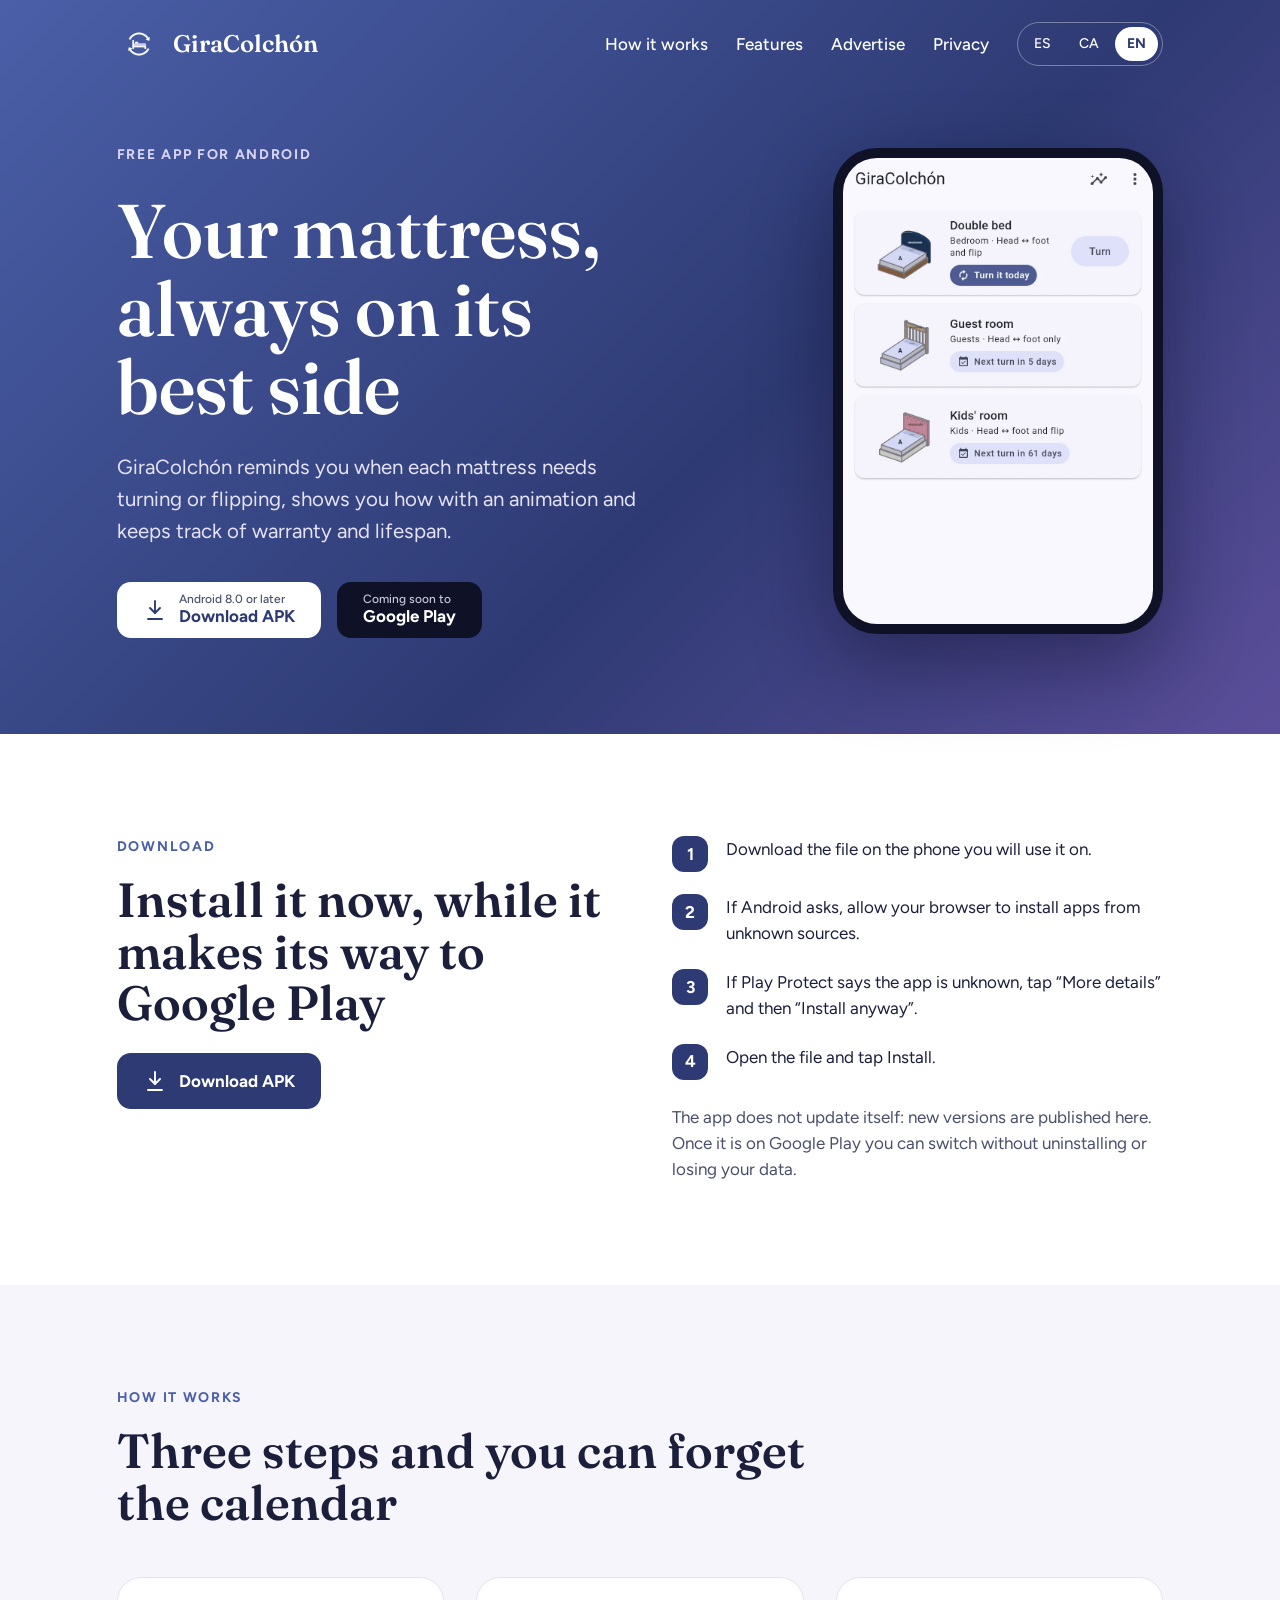
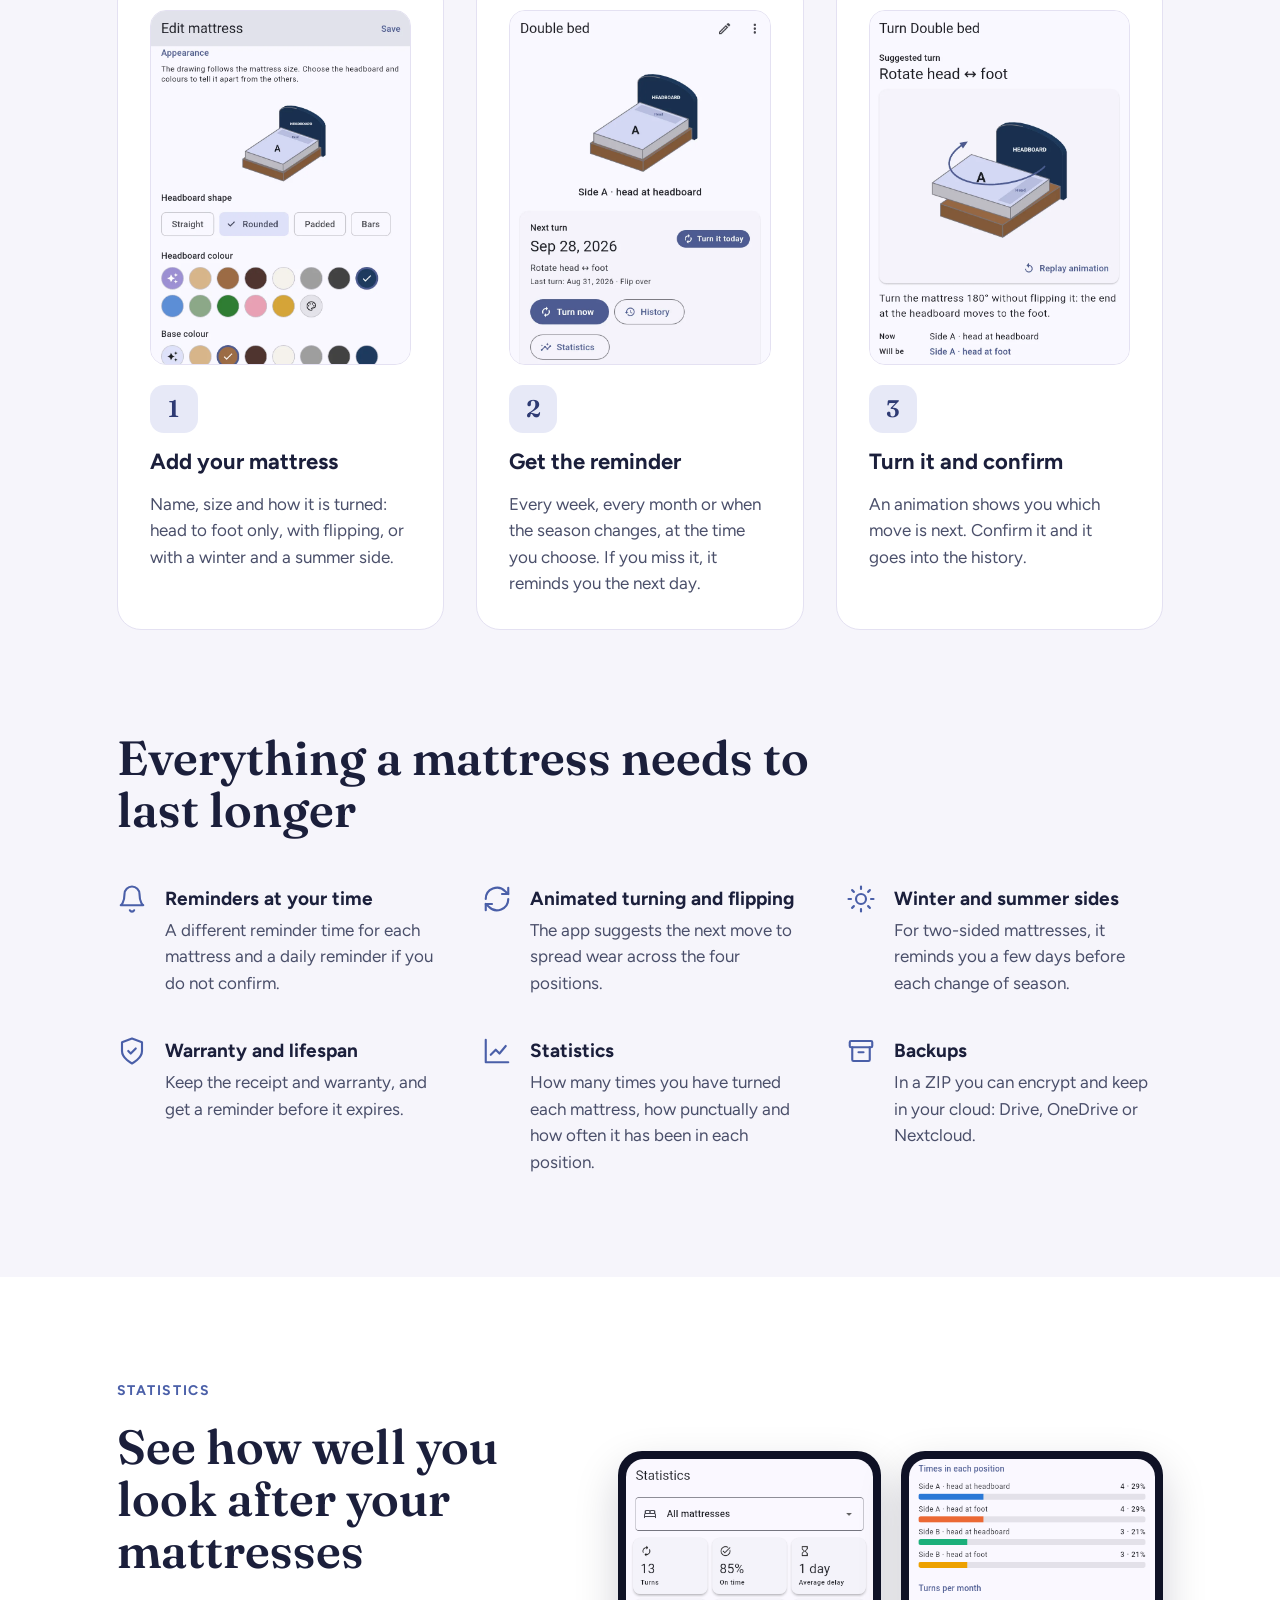
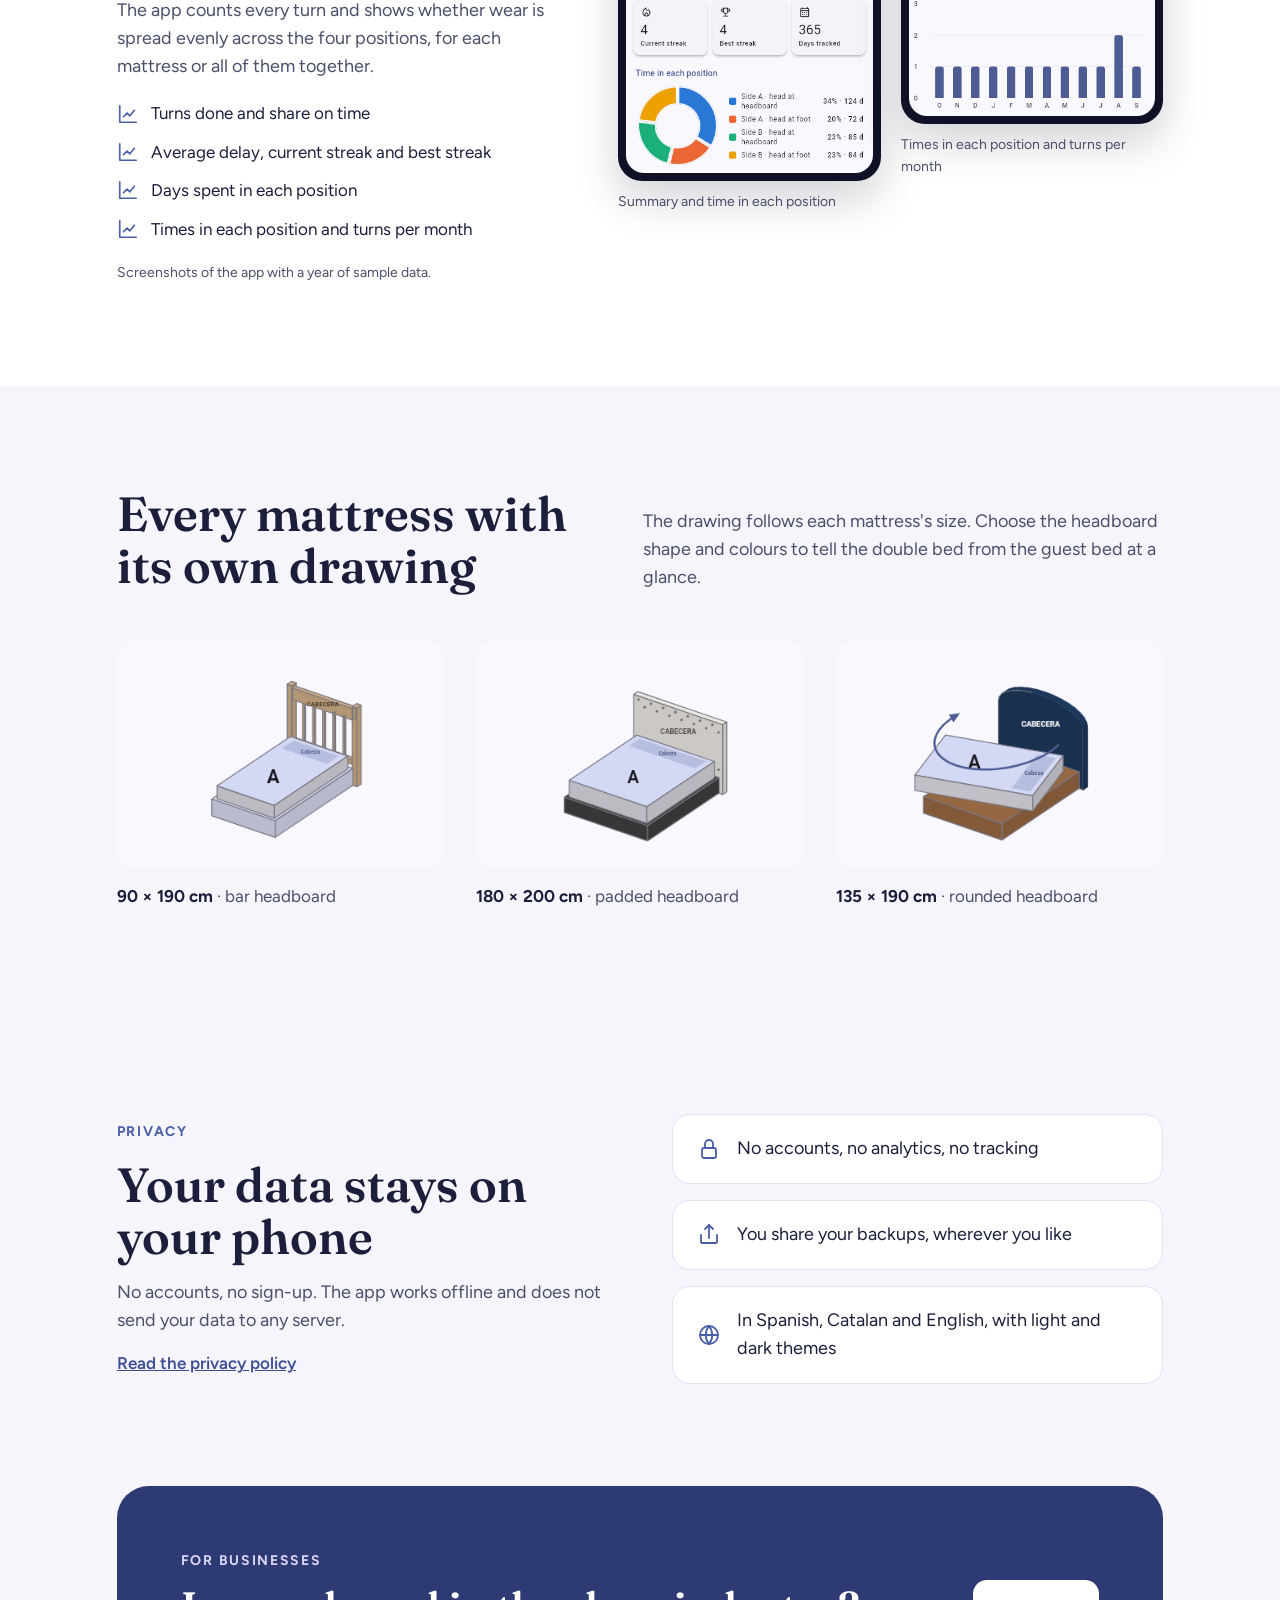
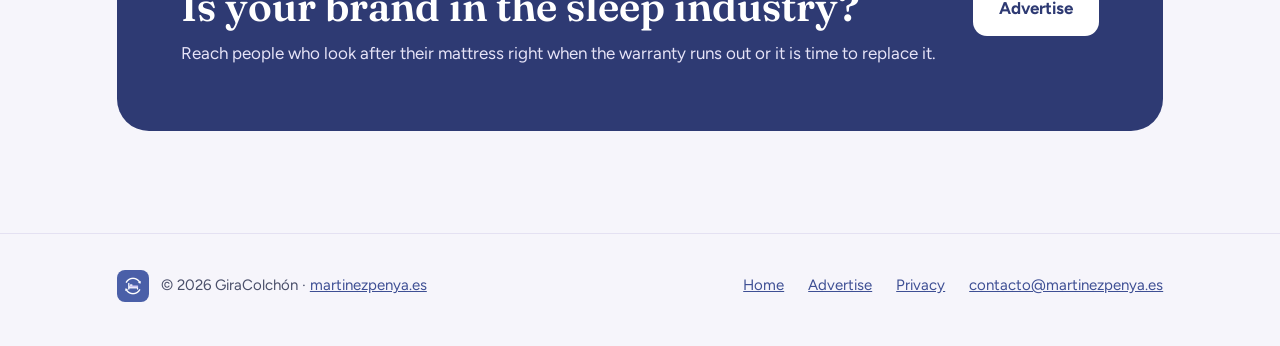
<file: docs/en/index.html>
<!doctype html>
<html lang="en">
<head>
<meta charset="utf-8">
<meta name="viewport" content="width=device-width, initial-scale=1">
<title>GiraColchón · Your mattress, always on its best side</title>
<meta name="description" content="Free Android app that reminds you when to turn or flip each mattress, shows you how and keeps track of the warranty.">
<link rel="canonical" href="https://giracolchon.martinezpenya.es/en/">
<link rel="alternate" hreflang="es" href="https://giracolchon.martinezpenya.es/">
<link rel="alternate" hreflang="ca" href="https://giracolchon.martinezpenya.es/ca/">
<link rel="alternate" hreflang="en" href="https://giracolchon.martinezpenya.es/en/">
<meta property="og:title" content="GiraColchón · Your mattress, always on its best side">
<meta property="og:description" content="Free Android app that reminds you when to turn or flip each mattress, shows you how and keeps track of the warranty.">
<meta property="og:image" content="https://giracolchon.martinezpenya.es/assets/img/icono.png">
<meta name="theme-color" content="#2e3a73">
<link rel="icon" type="image/png" href="../assets/img/favicon.png">
<link rel="apple-touch-icon" href="../assets/img/apple-touch-icon.png">
<link rel="stylesheet" href="../assets/style.css?v=20768a5f80">
</head>
<body>
<section class="hero">
<div class="wrap">
<header class="topbar">
<a class="brand" href="../en/"><img src="../assets/img/icono.png" alt="" width="44" height="44">GiraColchón</a>
<nav class="nav" aria-label="Principal"><a href="../en/#como-funciona">How it works</a><a href="../en/#funciones">Features</a><a href="../en/advertise/">Advertise</a><a href="../en/privacy/">Privacy</a><div class="lang"><a href="../" hreflang="es" lang="es">ES</a><a href="../ca/" hreflang="ca" lang="ca">CA</a><a href="../en/" hreflang="en" lang="en" aria-current="true">EN</a></div></nav>
<details class="menu"><summary aria-label="Open menu"><svg width="26" height="26" viewBox="0 0 24 24" fill="none" stroke="#ffffff" stroke-width="2" stroke-linecap="round" stroke-linejoin="round" aria-hidden="true"><path d="M4 7h16M4 12h16M4 17h16"/></svg></summary><nav class="nav" aria-label="Principal"><a href="../en/#como-funciona">How it works</a><a href="../en/#funciones">Features</a><a href="../en/advertise/">Advertise</a><a href="../en/privacy/">Privacy</a><div class="lang"><a href="../" hreflang="es" lang="es">ES</a><a href="../ca/" hreflang="ca" lang="ca">CA</a><a href="../en/" hreflang="en" lang="en" aria-current="true">EN</a></div></nav></details>
</header>
<div class="hero-body">
<div class="stack" style="gap:26px">
<div class="kicker">Free app for Android</div>
<h1>Your mattress, always on its best side</h1>
<p class="lead">GiraColchón reminds you when each mattress needs turning or flipping, shows you how with an animation and keeps track of warranty and lifespan.</p>
<div class="actions">
<a class="btn btn-light" href="https://github.com/martinezpenya/giracolchon-web/releases/latest/download/giracolchon.apk"><svg width="24" height="24" viewBox="0 0 24 24" fill="none" stroke="#2e3a73" stroke-width="1.9" stroke-linecap="round" stroke-linejoin="round" aria-hidden="true"><path d="M12 3v12"/><path d="M7 10l5 5 5-5"/><path d="M5 21h14"/></svg><span class="btn-2l"><small>Android 8.0 or later</small><span>Download APK</span></span></a>
<span class="btn btn-play" aria-disabled="true"><span class="btn-2l"><small>Coming soon to</small><span>Google Play</span></span></span>
</div>
</div>
<div class="hero-phone"><img src="../assets/img/pantalla_inicio_en.webp" alt="GiraColchón home screen with three mattresses that look different; the double bed is due for turning today" width="412" height="620"></div>
</div>
</div>
</section>
<main>
<section class="section band-white" id="descargar"><div class="wrap two-col">
<div class="stack"><div class="kicker">Download</div><h2 class="section-title">Install it now, while it makes its way to Google Play</h2>
<div class="actions"><a class="btn btn-dark" href="https://github.com/martinezpenya/giracolchon-web/releases/latest/download/giracolchon.apk"><svg width="24" height="24" viewBox="0 0 24 24" fill="none" stroke="#ffffff" stroke-width="1.9" stroke-linecap="round" stroke-linejoin="round" aria-hidden="true"><path d="M12 3v12"/><path d="M7 10l5 5 5-5"/><path d="M5 21h14"/></svg>Download APK</a></div></div>
<div class="stack" style="gap:24px"><ol class="placements" style="margin:0"><li><span class="dot">1</span><p>Download the file on the phone you will use it on.</p></li><li><span class="dot">2</span><p>If Android asks, allow your browser to install apps from unknown sources.</p></li><li><span class="dot">3</span><p>If Play Protect says the app is unknown, tap “More details” and then “Install anyway”.</p></li><li><span class="dot">4</span><p>Open the file and tap Install.</p></li></ol><p class="muted">The app does not update itself: new versions are published here. Once it is on Google Play you can switch without uninstalling or losing your data.</p></div>
</div></section>
<section class="section" id="como-funciona"><div class="wrap">
<div class="stack"><div class="kicker">How it works</div><h2 class="section-title">Three steps and you can forget the calendar</h2></div>
<ol class="steps grid-3"><li class="card"><img class="step-shot" src="../assets/img/pantalla_aspecto_en.webp" alt="Mattress form: headboard shape and headboard and base colours" width="412" height="560" loading="lazy"><div class="num">1</div><h3>Add your mattress</h3><p class="muted">Name, size and how it is turned: head to foot only, with flipping, or with a winter and a summer side.</p></li><li class="card"><img class="step-shot" src="../assets/img/pantalla_ficha_en.webp" alt="Mattress page: next turn today, with Turn now, History and Statistics buttons" width="412" height="560" loading="lazy"><div class="num">2</div><h3>Get the reminder</h3><p class="muted">Every week, every month or when the season changes, at the time you choose. If you miss it, it reminds you the next day.</p></li><li class="card"><img class="step-shot" src="../assets/img/pantalla_giro_en.webp" alt="Turning screen: an animation showing how to rotate the mattress head to foot" width="412" height="560" loading="lazy"><div class="num">3</div><h3>Turn it and confirm</h3><p class="muted">An animation shows you which move is next. Confirm it and it goes into the history.</p></li></ol>
</div></section>
<section class="section" id="funciones" style="padding-top:0"><div class="wrap">
<h2 class="section-title">Everything a mattress needs to last longer</h2>
<div class="grid-3 features"><div class="feature"><svg width="30" height="30" viewBox="0 0 24 24" fill="none" stroke="#4a5fa8" stroke-width="1.7" stroke-linecap="round" stroke-linejoin="round" aria-hidden="true"><path d="M6 8a6 6 0 0 1 12 0c0 7 3 9 3 9H3s3-2 3-9"/><path d="M10.3 21a1.9 1.9 0 0 0 3.4 0"/></svg><div><h3>Reminders at your time</h3><p class="muted">A different reminder time for each mattress and a daily reminder if you do not confirm.</p></div></div><div class="feature"><svg width="30" height="30" viewBox="0 0 24 24" fill="none" stroke="#4a5fa8" stroke-width="1.7" stroke-linecap="round" stroke-linejoin="round" aria-hidden="true"><path d="M21 12a9 9 0 0 1-15.5 6.2L3 16"/><path d="M3 21v-5h5"/><path d="M3 12a9 9 0 0 1 15.5-6.2L21 8"/><path d="M21 3v5h-5"/></svg><div><h3>Animated turning and flipping</h3><p class="muted">The app suggests the next move to spread wear across the four positions.</p></div></div><div class="feature"><svg width="30" height="30" viewBox="0 0 24 24" fill="none" stroke="#4a5fa8" stroke-width="1.7" stroke-linecap="round" stroke-linejoin="round" aria-hidden="true"><circle cx="12" cy="12" r="4"/><path d="M12 2v2M12 20v2M4.9 4.9l1.4 1.4M17.7 17.7l1.4 1.4M2 12h2M20 12h2M4.9 19.1l1.4-1.4M17.7 6.3l1.4-1.4"/></svg><div><h3>Winter and summer sides</h3><p class="muted">For two-sided mattresses, it reminds you a few days before each change of season.</p></div></div><div class="feature"><svg width="30" height="30" viewBox="0 0 24 24" fill="none" stroke="#4a5fa8" stroke-width="1.7" stroke-linecap="round" stroke-linejoin="round" aria-hidden="true"><path d="M12 22s8-4 8-10V5l-8-3-8 3v7c0 6 8 10 8 10z"/><path d="M9 12l2 2 4-4"/></svg><div><h3>Warranty and lifespan</h3><p class="muted">Keep the receipt and warranty, and get a reminder before it expires.</p></div></div><div class="feature"><svg width="30" height="30" viewBox="0 0 24 24" fill="none" stroke="#4a5fa8" stroke-width="1.7" stroke-linecap="round" stroke-linejoin="round" aria-hidden="true"><path d="M3 3v18h18"/><path d="M7 15l4-4 3 3 5-6"/></svg><div><h3>Statistics</h3><p class="muted">How many times you have turned each mattress, how punctually and how often it has been in each position.</p></div></div><div class="feature"><svg width="30" height="30" viewBox="0 0 24 24" fill="none" stroke="#4a5fa8" stroke-width="1.7" stroke-linecap="round" stroke-linejoin="round" aria-hidden="true"><rect x="3" y="4" width="18" height="5" rx="1"/><path d="M5 9v10a1 1 0 0 0 1 1h12a1 1 0 0 0 1-1V9"/><path d="M10 13h4"/></svg><div><h3>Backups</h3><p class="muted">In a ZIP you can encrypt and keep in your cloud: Drive, OneDrive or Nextcloud.</p></div></div></div>
</div></section>
<section class="section band-white" id="estadisticas"><div class="wrap stats">
<div class="stack" style="gap:20px"><div class="kicker">Statistics</div><h2 class="section-title">See how well you look after your mattresses</h2>
<p class="muted" style="font-size:18px">The app counts every turn and shows whether wear is spread evenly across the four positions, for each mattress or all of them together.</p><ul class="stat-list"><li><svg width="22" height="22" viewBox="0 0 24 24" fill="none" stroke="#4a5fa8" stroke-width="1.8" stroke-linecap="round" stroke-linejoin="round" aria-hidden="true"><path d="M3 3v18h18"/><path d="M7 15l4-4 3 3 5-6"/></svg>Turns done and share on time</li><li><svg width="22" height="22" viewBox="0 0 24 24" fill="none" stroke="#4a5fa8" stroke-width="1.8" stroke-linecap="round" stroke-linejoin="round" aria-hidden="true"><path d="M3 3v18h18"/><path d="M7 15l4-4 3 3 5-6"/></svg>Average delay, current streak and best streak</li><li><svg width="22" height="22" viewBox="0 0 24 24" fill="none" stroke="#4a5fa8" stroke-width="1.8" stroke-linecap="round" stroke-linejoin="round" aria-hidden="true"><path d="M3 3v18h18"/><path d="M7 15l4-4 3 3 5-6"/></svg>Days spent in each position</li><li><svg width="22" height="22" viewBox="0 0 24 24" fill="none" stroke="#4a5fa8" stroke-width="1.8" stroke-linecap="round" stroke-linejoin="round" aria-hidden="true"><path d="M3 3v18h18"/><path d="M7 15l4-4 3 3 5-6"/></svg>Times in each position and turns per month</li></ul>
<p class="muted" style="font-size:14px">Screenshots of the app with a year of sample data.</p></div>
<div class="shots"><figure><div class="shot"><img src="../assets/img/estadisticas_resumen_en.png" alt="Statistics screen: 13 turns, 85% on time, a streak of 4 and a donut chart of time in each position" width="412" height="525" loading="lazy"></div><figcaption class="muted">Summary and time in each position</figcaption></figure><figure><div class="shot"><img src="../assets/img/estadisticas_graficos_en.png" alt="Bar charts of times in each position and turns per month" width="412" height="430" loading="lazy"></div><figcaption class="muted">Times in each position and turns per month</figcaption></figure></div>
</div></section>
<section class="section"><div class="wrap">
<div class="split"><h2 class="section-title" style="max-width:640px">Every mattress with its own drawing</h2><p class="muted" style="font-size:18px">The drawing follows each mattress's size. Choose the headboard shape and colours to tell the double bed from the guest bed at a glance.</p></div>
<div class="grid-3 looks"><figure><img src="../assets/img/single_bars.png" alt="Narrow single mattress with a light wood bar headboard" width="400" height="280" loading="lazy"><figcaption class="muted"><strong style="color:var(--ink)">90 × 190 cm</strong> · bar headboard</figcaption></figure><figure><img src="../assets/img/king_padded.png" alt="Wide, thick mattress with a white padded headboard and dark base" width="400" height="280" loading="lazy"><figcaption class="muted"><strong style="color:var(--ink)">180 × 200 cm</strong> · padded headboard</figcaption></figure><figure><img src="../assets/img/rounded_blue.png" alt="Double mattress with a rounded navy headboard" width="400" height="280" loading="lazy"><figcaption class="muted"><strong style="color:var(--ink)">135 × 190 cm</strong> · rounded headboard</figcaption></figure></div>
</div></section>
<section class="section"><div class="wrap privacy">
<div class="stack"><div class="kicker">Privacy</div><h2 class="section-title">Your data stays on your phone</h2>
<p class="muted" style="font-size:18px">No accounts, no sign-up. The app works offline and does not send your data to any server.</p>
<a href="../en/privacy/" style="font-weight:600">Read the privacy policy</a></div>
<ul class="checks"><li><svg width="24" height="24" viewBox="0 0 24 24" fill="none" stroke="#4a5fa8" stroke-width="1.8" stroke-linecap="round" stroke-linejoin="round" aria-hidden="true"><rect x="5" y="11" width="14" height="10" rx="2"/><path d="M8 11V7a4 4 0 0 1 8 0v4"/></svg>No accounts, no analytics, no tracking</li><li><svg width="24" height="24" viewBox="0 0 24 24" fill="none" stroke="#4a5fa8" stroke-width="1.8" stroke-linecap="round" stroke-linejoin="round" aria-hidden="true"><path d="M4 12v7a1 1 0 0 0 1 1h14a1 1 0 0 0 1-1v-7"/><path d="M16 6l-4-4-4 4"/><path d="M12 2v13"/></svg>You share your backups, wherever you like</li><li><svg width="24" height="24" viewBox="0 0 24 24" fill="none" stroke="#4a5fa8" stroke-width="1.8" stroke-linecap="round" stroke-linejoin="round" aria-hidden="true"><circle cx="12" cy="12" r="9"/><path d="M3 12h18M12 3a14 14 0 0 1 0 18M12 3a14 14 0 0 0 0 18"/></svg>In Spanish, Catalan and English, with light and dark themes</li></ul>
</div></section>
<section class="section" style="padding-top:0"><div class="wrap">
<div class="cta"><div class="stack" style="gap:12px;max-width:760px"><div class="kicker">For businesses</div><h2>Is your brand in the sleep industry?</h2><p>Reach people who look after their mattress right when the warranty runs out or it is time to replace it.</p></div>
<a class="btn btn-light" href="../en/advertise/">Advertise</a></div>
</div></section>
</main>
<footer class="footer">
<div class="wrap">
<div class="footer-brand"><img src="../assets/img/icono.png" alt="" width="32" height="32"><span>© 2026 GiraColchón · <a href="https://martinezpenya.es">martinezpenya.es</a></span></div>
<nav aria-label="Pie">
<a href="../en/">Home</a>
<a href="../en/advertise/">Advertise</a>
<a href="../en/privacy/">Privacy</a>
<a href="mailto:contacto@martinezpenya.es">contacto@martinezpenya.es</a>
</nav>
</div>
</footer>
</body>
</html>
</file>
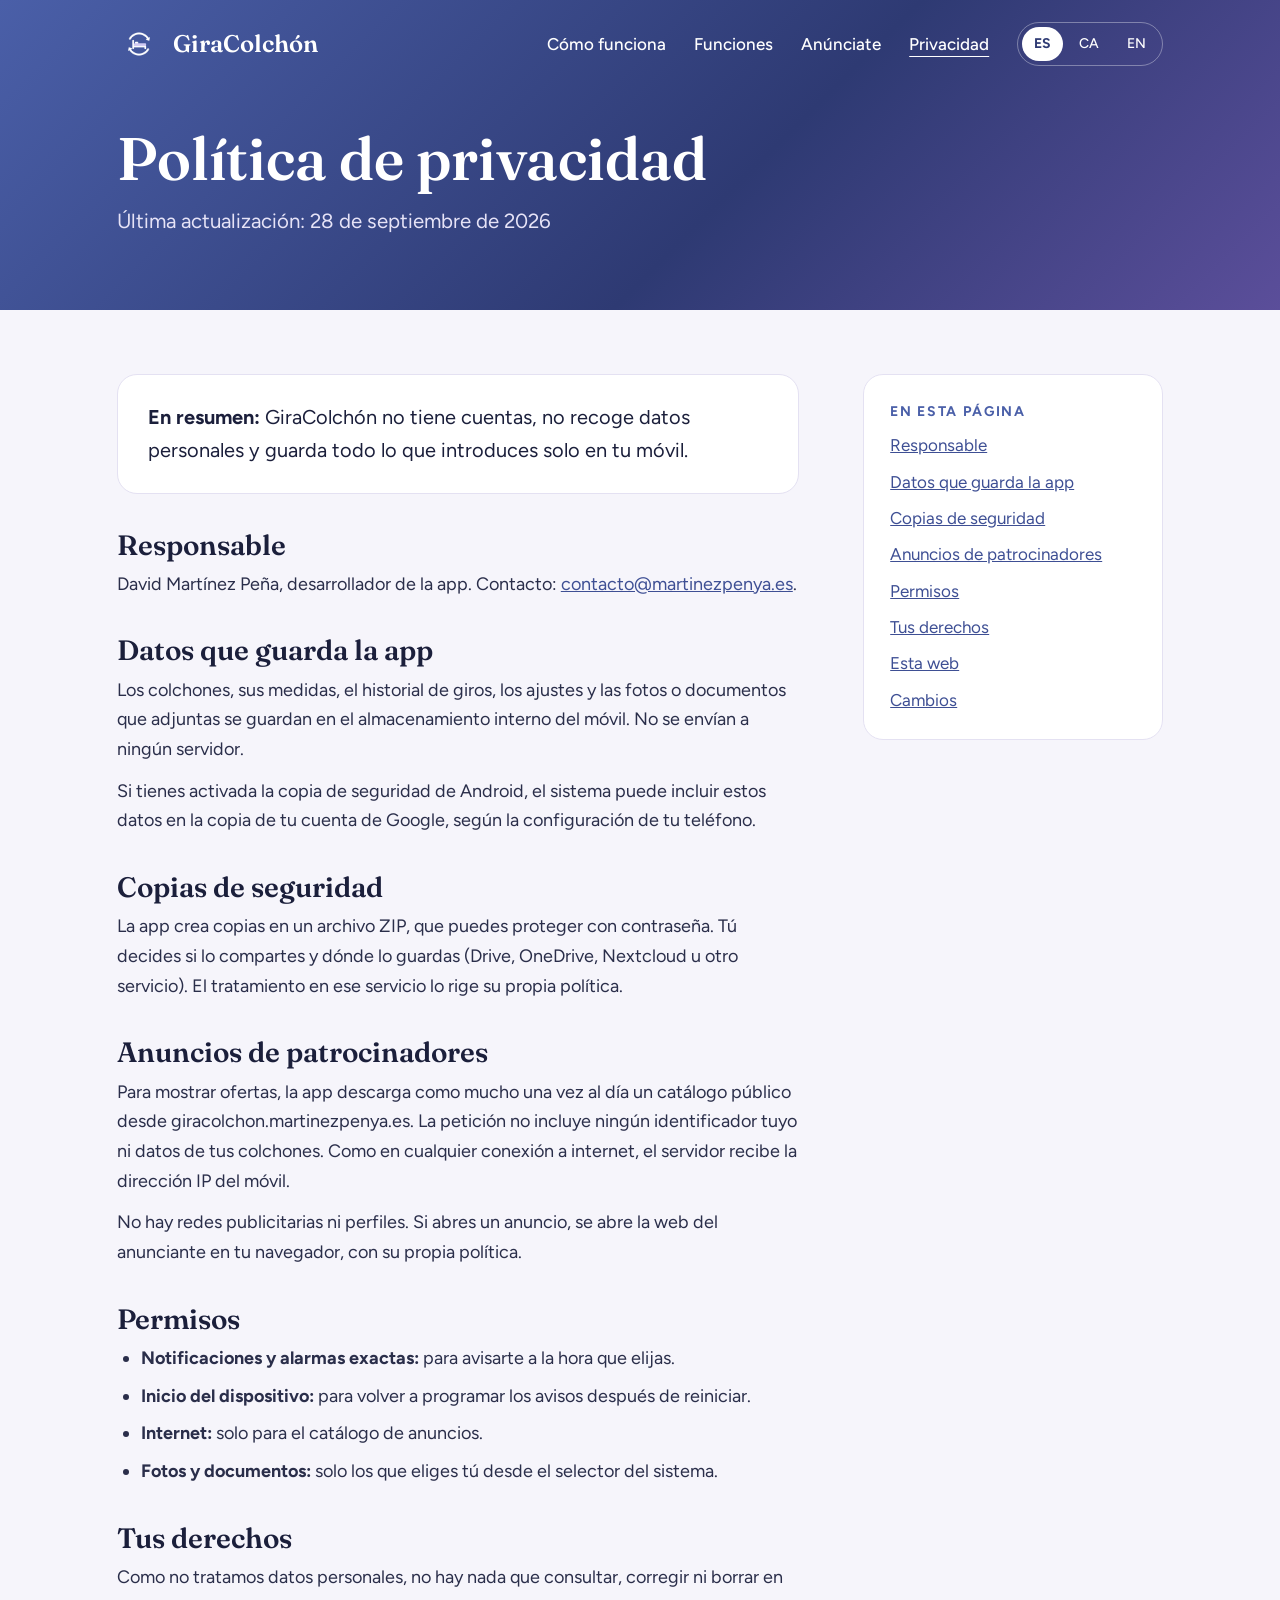
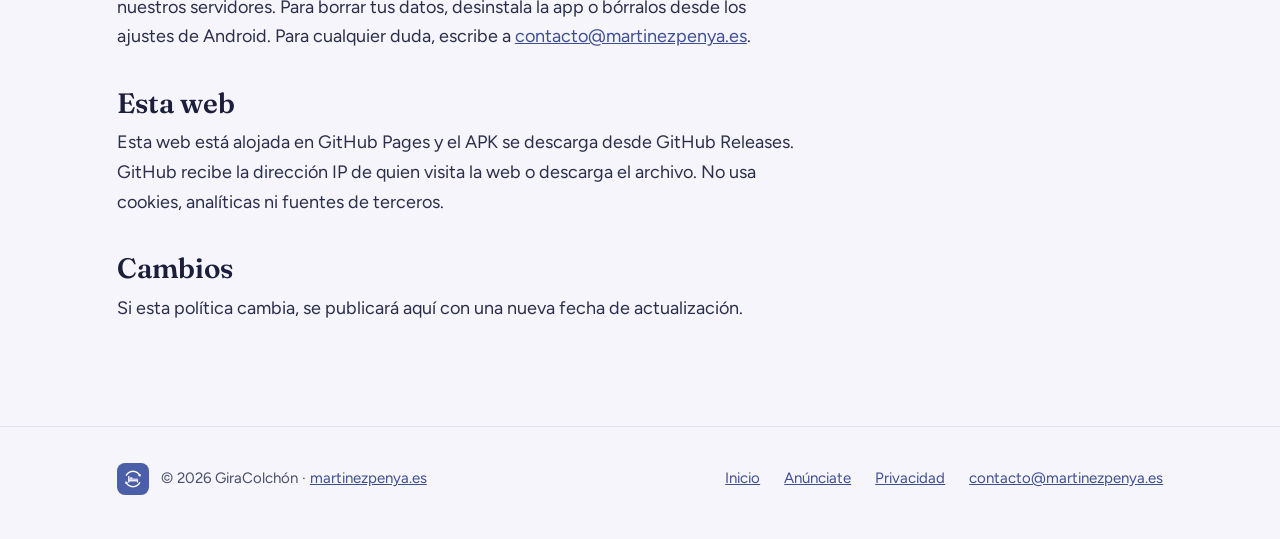
<file: docs/privacidad/index.html>
<!doctype html>
<html lang="es">
<head>
<meta charset="utf-8">
<meta name="viewport" content="width=device-width, initial-scale=1">
<title>Política de privacidad · GiraColchón</title>
<meta name="description" content="Política de privacidad de GiraColchón: sin cuentas, sin datos personales y todo guardado en tu móvil.">
<link rel="canonical" href="https://giracolchon.martinezpenya.es/privacidad/">
<link rel="alternate" hreflang="es" href="https://giracolchon.martinezpenya.es/privacidad/">
<link rel="alternate" hreflang="ca" href="https://giracolchon.martinezpenya.es/ca/privacitat/">
<link rel="alternate" hreflang="en" href="https://giracolchon.martinezpenya.es/en/privacy/">
<meta property="og:title" content="Política de privacidad · GiraColchón">
<meta property="og:description" content="Política de privacidad de GiraColchón: sin cuentas, sin datos personales y todo guardado en tu móvil.">
<meta property="og:image" content="https://giracolchon.martinezpenya.es/assets/img/icono.png">
<meta name="theme-color" content="#2e3a73">
<link rel="icon" type="image/png" href="../assets/img/favicon.png">
<link rel="apple-touch-icon" href="../assets/img/apple-touch-icon.png">
<link rel="stylesheet" href="../assets/style.css?v=20768a5f80">
</head>
<body>
<section class="hero">
<div class="wrap">
<header class="topbar">
<a class="brand" href="../"><img src="../assets/img/icono.png" alt="" width="44" height="44">GiraColchón</a>
<nav class="nav" aria-label="Principal"><a href="../#como-funciona">Cómo funciona</a><a href="../#funciones">Funciones</a><a href="../anunciate/">Anúnciate</a><a href="../privacidad/" aria-current="page">Privacidad</a><div class="lang"><a href="../privacidad/" hreflang="es" lang="es" aria-current="true">ES</a><a href="../ca/privacitat/" hreflang="ca" lang="ca">CA</a><a href="../en/privacy/" hreflang="en" lang="en">EN</a></div></nav>
<details class="menu"><summary aria-label="Abrir menú"><svg width="26" height="26" viewBox="0 0 24 24" fill="none" stroke="#ffffff" stroke-width="2" stroke-linecap="round" stroke-linejoin="round" aria-hidden="true"><path d="M4 7h16M4 12h16M4 17h16"/></svg></summary><nav class="nav" aria-label="Principal"><a href="../#como-funciona">Cómo funciona</a><a href="../#funciones">Funciones</a><a href="../anunciate/">Anúnciate</a><a href="../privacidad/" aria-current="page">Privacidad</a><div class="lang"><a href="../privacidad/" hreflang="es" lang="es" aria-current="true">ES</a><a href="../ca/privacitat/" hreflang="ca" lang="ca">CA</a><a href="../en/privacy/" hreflang="en" lang="en">EN</a></div></nav></details>
</header>
<div class="hero-body single" style="padding-top:40px;padding-bottom:72px">
<div class="stack"><h1 style="font-size:clamp(40px,5vw,60px)">Política de privacidad</h1>
<p class="lead">Última actualización: 28 de septiembre de 2026</p></div></div>
</div>
</section>
<main>
<section class="section" style="padding-top:64px"><div class="wrap legal">
<article><div class="summary"><strong>En resumen:</strong> GiraColchón no tiene cuentas, no recoge datos personales y guarda todo lo que introduces solo en tu móvil.</div><section id="responsable"><h2>Responsable</h2><p>David Martínez Peña, desarrollador de la app. Contacto: <a href="mailto:contacto@martinezpenya.es">contacto@martinezpenya.es</a>.</p></section><section id="datos"><h2>Datos que guarda la app</h2><p>Los colchones, sus medidas, el historial de giros, los ajustes y las fotos o documentos que adjuntas se guardan en el almacenamiento interno del móvil. No se envían a ningún servidor.</p><p>Si tienes activada la copia de seguridad de Android, el sistema puede incluir estos datos en la copia de tu cuenta de Google, según la configuración de tu teléfono.</p></section><section id="copias"><h2>Copias de seguridad</h2><p>La app crea copias en un archivo ZIP, que puedes proteger con contraseña. Tú decides si lo compartes y dónde lo guardas (Drive, OneDrive, Nextcloud u otro servicio). El tratamiento en ese servicio lo rige su propia política.</p></section><section id="anuncios"><h2>Anuncios de patrocinadores</h2><p>Para mostrar ofertas, la app descarga como mucho una vez al día un catálogo público desde giracolchon.martinezpenya.es. La petición no incluye ningún identificador tuyo ni datos de tus colchones. Como en cualquier conexión a internet, el servidor recibe la dirección IP del móvil.</p><p>No hay redes publicitarias ni perfiles. Si abres un anuncio, se abre la web del anunciante en tu navegador, con su propia política.</p></section><section id="permisos"><h2>Permisos</h2><ul><li><strong>Notificaciones y alarmas exactas:</strong> para avisarte a la hora que elijas.</li><li><strong>Inicio del dispositivo:</strong> para volver a programar los avisos después de reiniciar.</li><li><strong>Internet:</strong> solo para el catálogo de anuncios.</li><li><strong>Fotos y documentos:</strong> solo los que eliges tú desde el selector del sistema.</li></ul></section><section id="derechos"><h2>Tus derechos</h2><p>Como no tratamos datos personales, no hay nada que consultar, corregir ni borrar en nuestros servidores. Para borrar tus datos, desinstala la app o bórralos desde los ajustes de Android. Para cualquier duda, escribe a <a href="mailto:contacto@martinezpenya.es">contacto@martinezpenya.es</a>.</p></section><section id="web"><h2>Esta web</h2><p>Esta web está alojada en GitHub Pages y el APK se descarga desde GitHub Releases. GitHub recibe la dirección IP de quien visita la web o descarga el archivo. No usa cookies, analíticas ni fuentes de terceros.</p></section><section id="cambios"><h2>Cambios</h2><p>Si esta política cambia, se publicará aquí con una nueva fecha de actualización.</p></section></article>
<aside class="toc"><div class="kicker">En esta página</div><nav aria-label="En esta página" class="stack" style="gap:10px"><a href="#responsable">Responsable</a><a href="#datos">Datos que guarda la app</a><a href="#copias">Copias de seguridad</a><a href="#anuncios">Anuncios de patrocinadores</a><a href="#permisos">Permisos</a><a href="#derechos">Tus derechos</a><a href="#web">Esta web</a><a href="#cambios">Cambios</a></nav></aside>
</div></section>
</main>
<footer class="footer">
<div class="wrap">
<div class="footer-brand"><img src="../assets/img/icono.png" alt="" width="32" height="32"><span>© 2026 GiraColchón · <a href="https://martinezpenya.es">martinezpenya.es</a></span></div>
<nav aria-label="Pie">
<a href="../">Inicio</a>
<a href="../anunciate/">Anúnciate</a>
<a href="../privacidad/">Privacidad</a>
<a href="mailto:contacto@martinezpenya.es">contacto@martinezpenya.es</a>
</nav>
</div>
</footer>
</body>
</html>
</file>
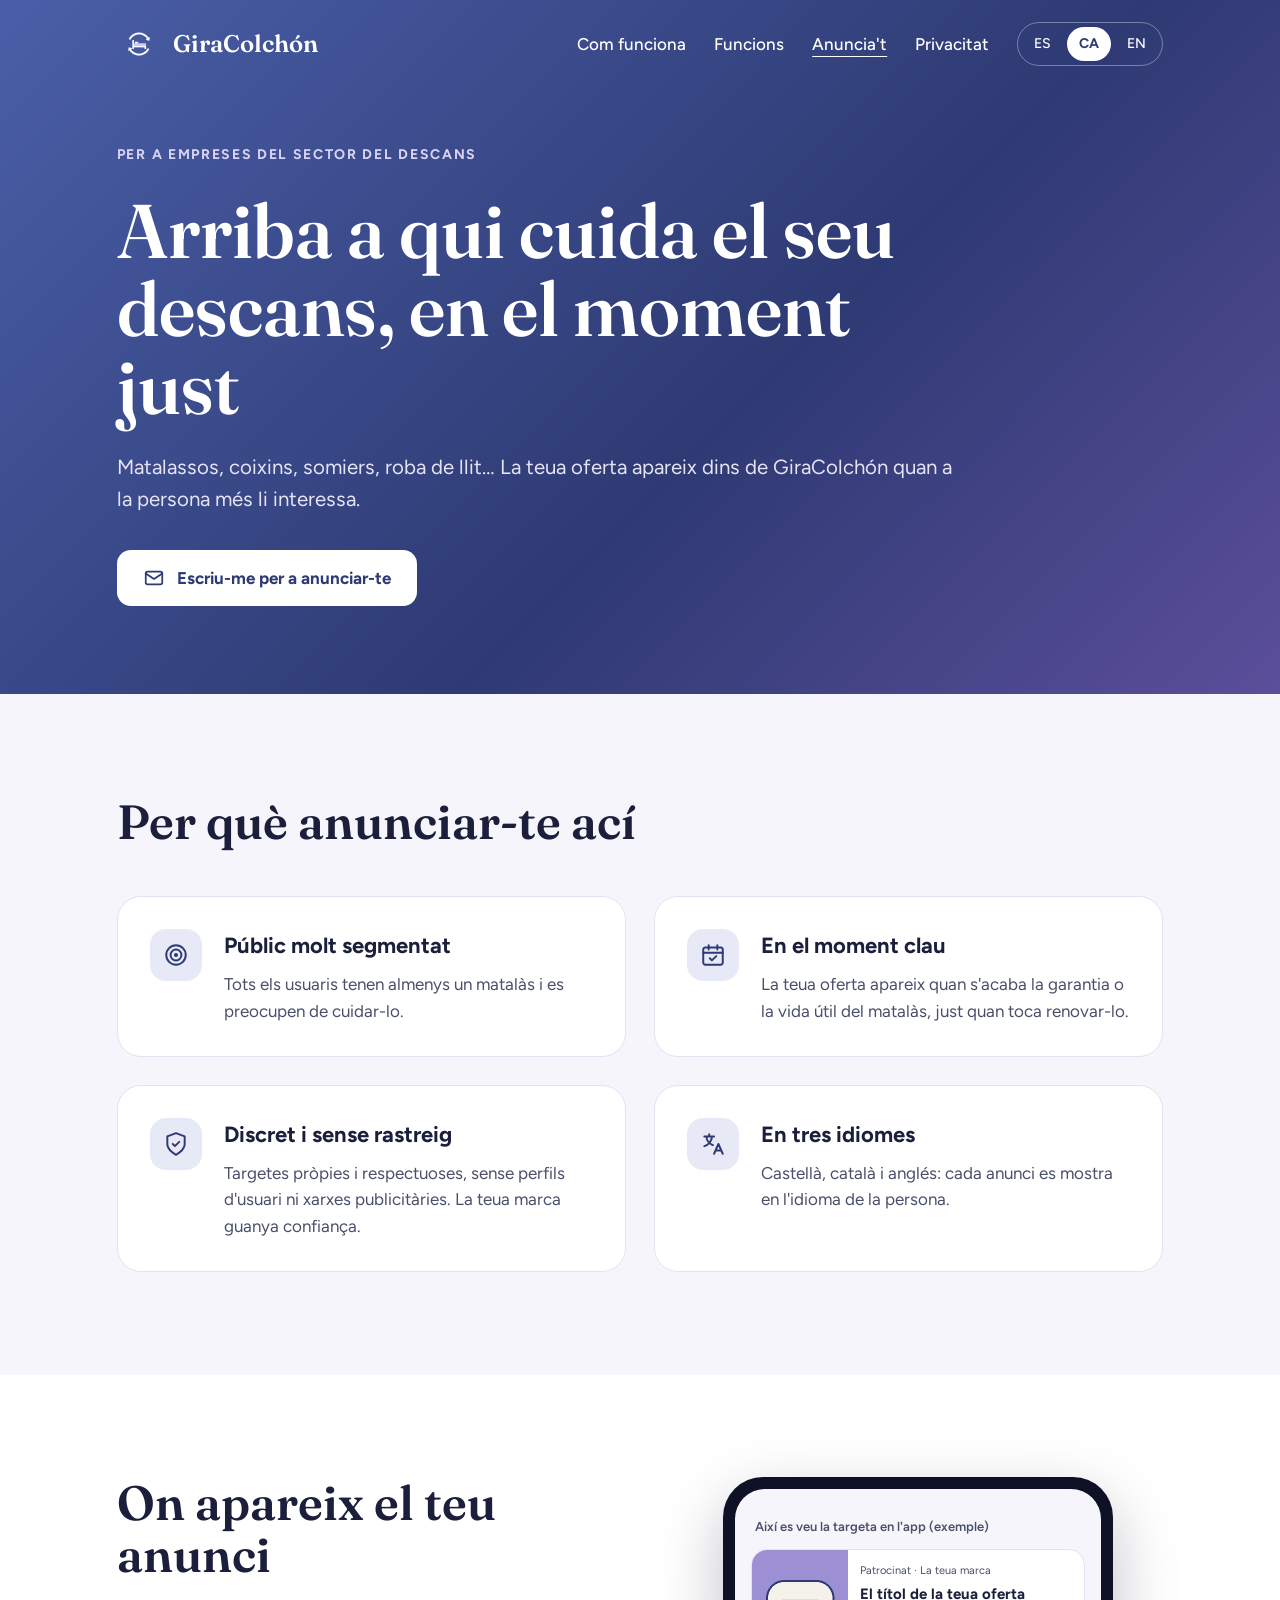
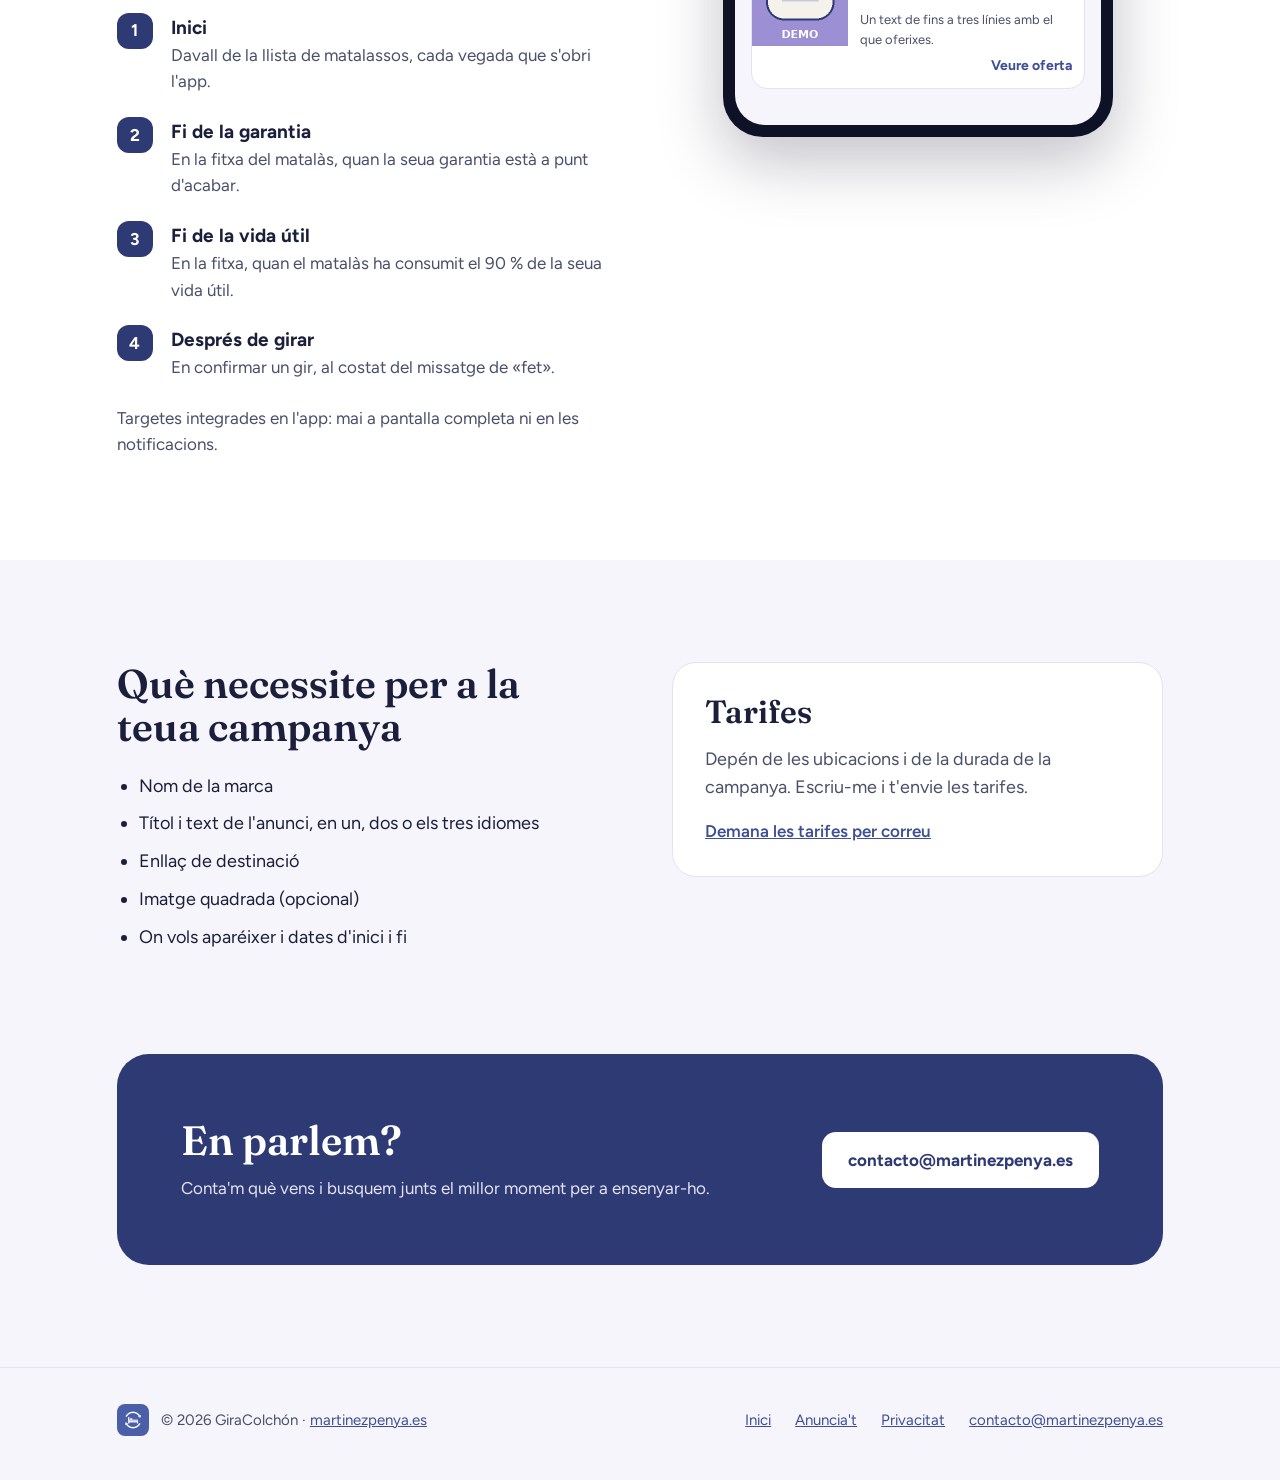
<file: docs/ca/anuncia-t/index.html>
<!doctype html>
<html lang="ca">
<head>
<meta charset="utf-8">
<meta name="viewport" content="width=device-width, initial-scale=1">
<title>Anuncia&#x27;t a GiraColchón</title>
<meta name="description" content="Anuncia matalassos, coixins, somiers o roba de llit a persones que cuiden el seu descans, just quan més els interessa.">
<link rel="canonical" href="https://giracolchon.martinezpenya.es/ca/anuncia-t/">
<link rel="alternate" hreflang="es" href="https://giracolchon.martinezpenya.es/anunciate/">
<link rel="alternate" hreflang="ca" href="https://giracolchon.martinezpenya.es/ca/anuncia-t/">
<link rel="alternate" hreflang="en" href="https://giracolchon.martinezpenya.es/en/advertise/">
<meta property="og:title" content="Anuncia&#x27;t a GiraColchón">
<meta property="og:description" content="Anuncia matalassos, coixins, somiers o roba de llit a persones que cuiden el seu descans, just quan més els interessa.">
<meta property="og:image" content="https://giracolchon.martinezpenya.es/assets/img/icono.png">
<meta name="theme-color" content="#2e3a73">
<link rel="icon" type="image/png" href="../../assets/img/favicon.png">
<link rel="apple-touch-icon" href="../../assets/img/apple-touch-icon.png">
<link rel="stylesheet" href="../../assets/style.css?v=20768a5f80">
</head>
<body>
<section class="hero">
<div class="wrap">
<header class="topbar">
<a class="brand" href="../../ca/"><img src="../../assets/img/icono.png" alt="" width="44" height="44">GiraColchón</a>
<nav class="nav" aria-label="Principal"><a href="../../ca/#como-funciona">Com funciona</a><a href="../../ca/#funciones">Funcions</a><a href="../../ca/anuncia-t/" aria-current="page">Anuncia't</a><a href="../../ca/privacitat/">Privacitat</a><div class="lang"><a href="../../anunciate/" hreflang="es" lang="es">ES</a><a href="../../ca/anuncia-t/" hreflang="ca" lang="ca" aria-current="true">CA</a><a href="../../en/advertise/" hreflang="en" lang="en">EN</a></div></nav>
<details class="menu"><summary aria-label="Obri el menú"><svg width="26" height="26" viewBox="0 0 24 24" fill="none" stroke="#ffffff" stroke-width="2" stroke-linecap="round" stroke-linejoin="round" aria-hidden="true"><path d="M4 7h16M4 12h16M4 17h16"/></svg></summary><nav class="nav" aria-label="Principal"><a href="../../ca/#como-funciona">Com funciona</a><a href="../../ca/#funciones">Funcions</a><a href="../../ca/anuncia-t/" aria-current="page">Anuncia't</a><a href="../../ca/privacitat/">Privacitat</a><div class="lang"><a href="../../anunciate/" hreflang="es" lang="es">ES</a><a href="../../ca/anuncia-t/" hreflang="ca" lang="ca" aria-current="true">CA</a><a href="../../en/advertise/" hreflang="en" lang="en">EN</a></div></nav></details>
</header>
<div class="hero-body single">
<div class="stack" style="gap:26px">
<div class="kicker">Per a empreses del sector del descans</div>
<h1>Arriba a qui cuida el seu descans, en el moment just</h1>
<p class="lead">Matalassos, coixins, somiers, roba de llit… La teua oferta apareix dins de GiraColchón quan a la persona més li interessa.</p>
<div class="actions"><a class="btn btn-light" href="mailto:contacto@martinezpenya.es?subject=Anunciar-se%20a%20GiraColch%C3%B3n&amp;body=Empresa%3A%0AProducte%3A%0AWeb%3A%0ADates%20de%20la%20campanya%3A%0A"><svg width="22" height="22" viewBox="0 0 24 24" fill="none" stroke="#2e3a73" stroke-width="1.9" stroke-linecap="round" stroke-linejoin="round" aria-hidden="true"><rect x="3" y="5" width="18" height="14" rx="2"/><path d="M3 7l9 6 9-6"/></svg>Escriu-me per a anunciar-te</a></div>
</div></div>
</div>
</section>
<main>
<section class="section"><div class="wrap">
<h2 class="section-title">Per què anunciar-te ací</h2>
<div class="grid-2" style="margin-top:48px"><div class="card benefit"><div class="icon-tile"><svg width="26" height="26" viewBox="0 0 24 24" fill="none" stroke="#2e3a73" stroke-width="1.8" stroke-linecap="round" stroke-linejoin="round" aria-hidden="true"><circle cx="12" cy="12" r="9"/><circle cx="12" cy="12" r="5"/><circle cx="12" cy="12" r="1"/></svg></div><div class="stack" style="gap:8px"><h3>Públic molt segmentat</h3><p class="muted">Tots els usuaris tenen almenys un matalàs i es preocupen de cuidar-lo.</p></div></div><div class="card benefit"><div class="icon-tile"><svg width="26" height="26" viewBox="0 0 24 24" fill="none" stroke="#2e3a73" stroke-width="1.8" stroke-linecap="round" stroke-linejoin="round" aria-hidden="true"><rect x="3" y="5" width="18" height="16" rx="2"/><path d="M16 3v4M8 3v4M3 10h18"/><path d="M9 15l2 2 4-4"/></svg></div><div class="stack" style="gap:8px"><h3>En el moment clau</h3><p class="muted">La teua oferta apareix quan s'acaba la garantia o la vida útil del matalàs, just quan toca renovar-lo.</p></div></div><div class="card benefit"><div class="icon-tile"><svg width="26" height="26" viewBox="0 0 24 24" fill="none" stroke="#2e3a73" stroke-width="1.8" stroke-linecap="round" stroke-linejoin="round" aria-hidden="true"><path d="M12 22s8-4 8-10V5l-8-3-8 3v7c0 6 8 10 8 10z"/><path d="M9 12l2 2 4-4"/></svg></div><div class="stack" style="gap:8px"><h3>Discret i sense rastreig</h3><p class="muted">Targetes pròpies i respectuoses, sense perfils d'usuari ni xarxes publicitàries. La teua marca guanya confiança.</p></div></div><div class="card benefit"><div class="icon-tile"><svg width="26" height="26" viewBox="0 0 24 24" fill="none" stroke="#2e3a73" stroke-width="1.8" stroke-linecap="round" stroke-linejoin="round" aria-hidden="true"><path d="M4 5h9M8.5 3v2M6 5c0 4 3 7 6 8M11 5c0 4-3 8-7 9"/><path d="M13 21l4-9 4 9M14.5 18h5"/></svg></div><div class="stack" style="gap:8px"><h3>En tres idiomes</h3><p class="muted">Castellà, català i anglés: cada anunci es mostra en l'idioma de la persona.</p></div></div></div>
</div></section>
<section class="section band-white"><div class="wrap two-col">
<div><h2 class="section-title">On apareix el teu anunci</h2><ol class="placements"><li><span class="dot">1</span><div><strong style="font-size:19px">Inici</strong><p class="muted">Davall de la llista de matalassos, cada vegada que s'obri l'app.</p></div></li><li><span class="dot">2</span><div><strong style="font-size:19px">Fi de la garantia</strong><p class="muted">En la fitxa del matalàs, quan la seua garantia està a punt d'acabar.</p></div></li><li><span class="dot">3</span><div><strong style="font-size:19px">Fi de la vida útil</strong><p class="muted">En la fitxa, quan el matalàs ha consumit el 90 % de la seua vida útil.</p></div></li><li><span class="dot">4</span><div><strong style="font-size:19px">Després de girar</strong><p class="muted">En confirmar un gir, al costat del missatge de «fet».</p></div></li></ol>
<p class="muted" style="margin-top:24px">Targetes integrades en l'app: mai a pantalla completa ni en les notificacions.</p></div>
<div class="phone"><div class="phone-screen">
<div class="muted" style="font-size:13px;font-weight:600;padding:0 4px">Així es veu la targeta en l'app (exemple)</div>
<div class="promo"><img class="promo-img" src="../../assets/img/demo-anuncio.png" alt="" width="96" height="96"><div class="promo-body">
<span class="muted" style="font-size:11px">Patrocinat · La teua marca</span><strong>El títol de la teua oferta</strong>
<span class="muted">Un text de fins a tres línies amb el que oferixes.</span><span class="promo-open">Veure oferta</span></div></div>
</div></div>
</div></section>
<section class="section"><div class="wrap two-col">
<div class="stack" style="gap:24px"><h2 class="section-title" style="font-size:40px">Què necessite per a la teua campanya</h2><ul class="list"><li>Nom de la marca</li><li>Títol i text de l'anunci, en un, dos o els tres idiomes</li><li>Enllaç de destinació</li><li>Imatge quadrada (opcional)</li><li>On vols aparéixer i dates d'inici i fi</li></ul></div>
<div class="card stack"><h2 style="font-size:32px">Tarifes</h2><p class="muted" style="font-size:18px">Depén de les ubicacions i de la durada de la campanya. Escriu-me i t'envie les tarifes.</p>
<a href="mailto:contacto@martinezpenya.es?subject=Tarifes%20de%20GiraColch%C3%B3n" style="font-weight:600">Demana les tarifes per correu</a></div>
</div></section>
<section class="section" style="padding-top:0"><div class="wrap">
<div class="cta"><div class="stack" style="gap:12px"><h2>En parlem?</h2><p>Conta'm què vens i busquem junts el millor moment per a ensenyar-ho.</p></div>
<a class="btn btn-light" href="mailto:contacto@martinezpenya.es?subject=Anunciar-se%20a%20GiraColch%C3%B3n&amp;body=Empresa%3A%0AProducte%3A%0AWeb%3A%0ADates%20de%20la%20campanya%3A%0A">contacto@martinezpenya.es</a></div>
</div></section>
</main>
<footer class="footer">
<div class="wrap">
<div class="footer-brand"><img src="../../assets/img/icono.png" alt="" width="32" height="32"><span>© 2026 GiraColchón · <a href="https://martinezpenya.es">martinezpenya.es</a></span></div>
<nav aria-label="Pie">
<a href="../../ca/">Inici</a>
<a href="../../ca/anuncia-t/">Anuncia't</a>
<a href="../../ca/privacitat/">Privacitat</a>
<a href="mailto:contacto@martinezpenya.es">contacto@martinezpenya.es</a>
</nav>
</div>
</footer>
</body>
</html>
</file>
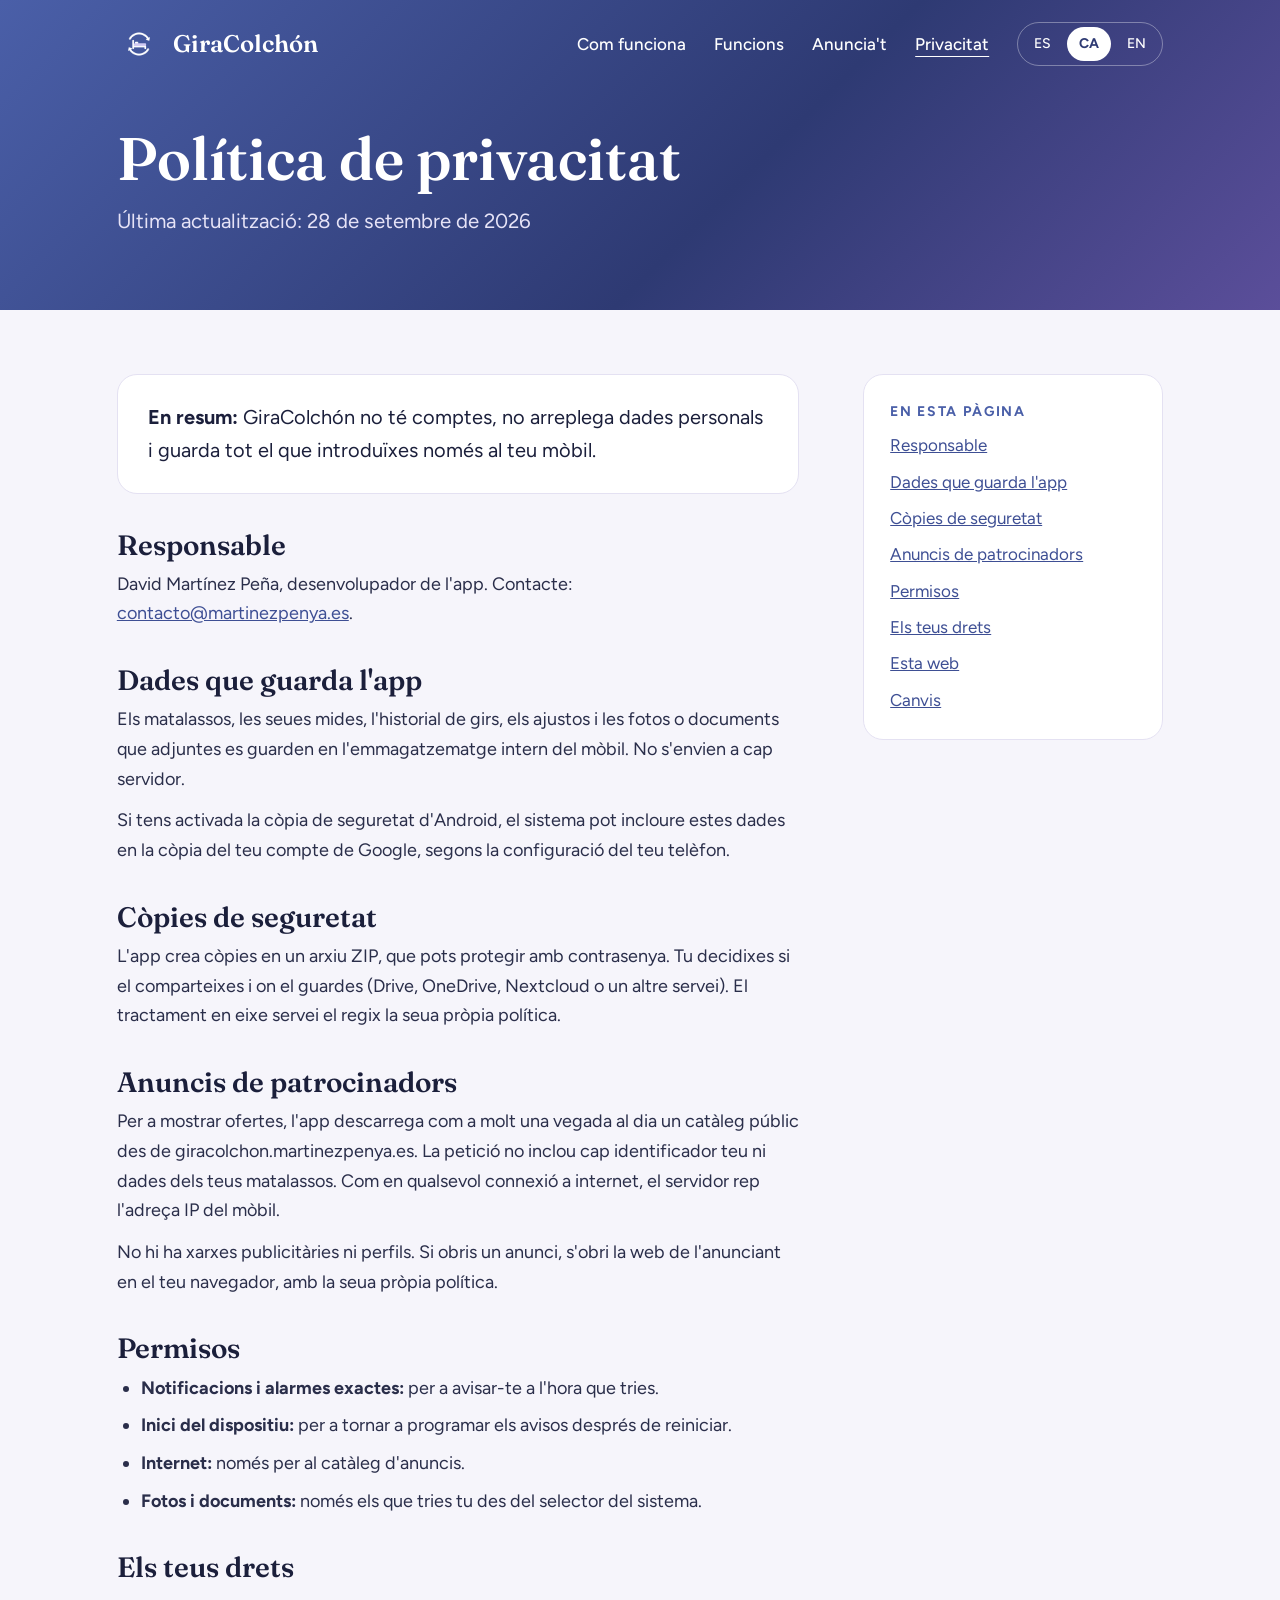
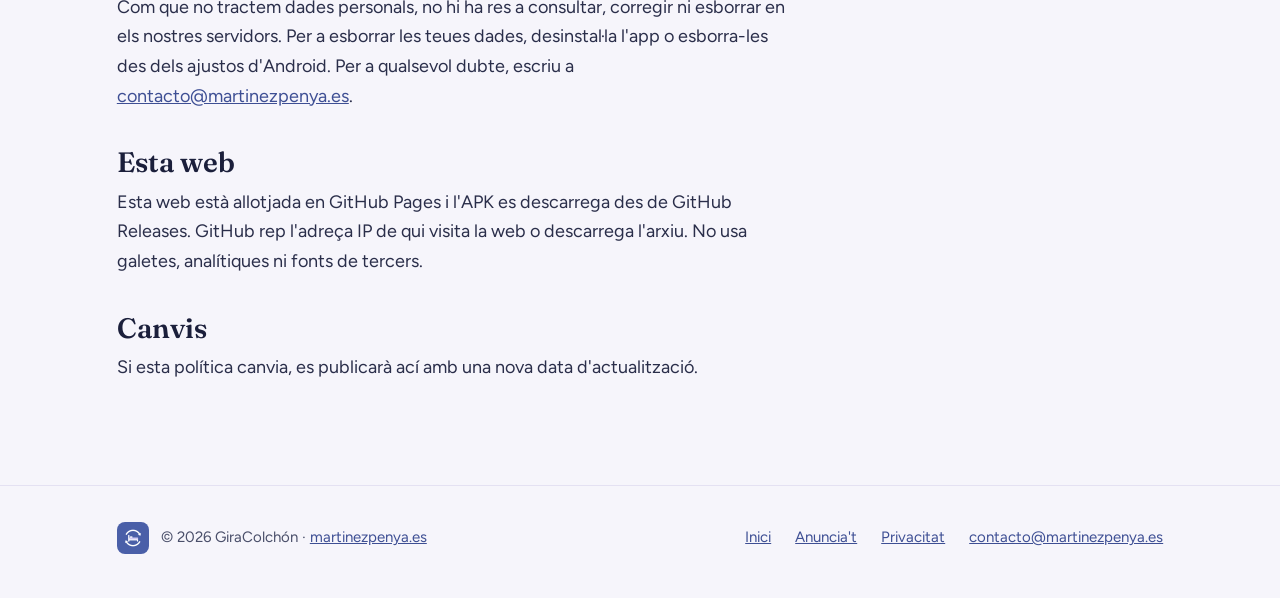
<file: docs/ca/privacitat/index.html>
<!doctype html>
<html lang="ca">
<head>
<meta charset="utf-8">
<meta name="viewport" content="width=device-width, initial-scale=1">
<title>Política de privacitat · GiraColchón</title>
<meta name="description" content="Política de privacitat de GiraColchón: sense comptes, sense dades personals i tot guardat al teu mòbil.">
<link rel="canonical" href="https://giracolchon.martinezpenya.es/ca/privacitat/">
<link rel="alternate" hreflang="es" href="https://giracolchon.martinezpenya.es/privacidad/">
<link rel="alternate" hreflang="ca" href="https://giracolchon.martinezpenya.es/ca/privacitat/">
<link rel="alternate" hreflang="en" href="https://giracolchon.martinezpenya.es/en/privacy/">
<meta property="og:title" content="Política de privacitat · GiraColchón">
<meta property="og:description" content="Política de privacitat de GiraColchón: sense comptes, sense dades personals i tot guardat al teu mòbil.">
<meta property="og:image" content="https://giracolchon.martinezpenya.es/assets/img/icono.png">
<meta name="theme-color" content="#2e3a73">
<link rel="icon" type="image/png" href="../../assets/img/favicon.png">
<link rel="apple-touch-icon" href="../../assets/img/apple-touch-icon.png">
<link rel="stylesheet" href="../../assets/style.css?v=20768a5f80">
</head>
<body>
<section class="hero">
<div class="wrap">
<header class="topbar">
<a class="brand" href="../../ca/"><img src="../../assets/img/icono.png" alt="" width="44" height="44">GiraColchón</a>
<nav class="nav" aria-label="Principal"><a href="../../ca/#como-funciona">Com funciona</a><a href="../../ca/#funciones">Funcions</a><a href="../../ca/anuncia-t/">Anuncia't</a><a href="../../ca/privacitat/" aria-current="page">Privacitat</a><div class="lang"><a href="../../privacidad/" hreflang="es" lang="es">ES</a><a href="../../ca/privacitat/" hreflang="ca" lang="ca" aria-current="true">CA</a><a href="../../en/privacy/" hreflang="en" lang="en">EN</a></div></nav>
<details class="menu"><summary aria-label="Obri el menú"><svg width="26" height="26" viewBox="0 0 24 24" fill="none" stroke="#ffffff" stroke-width="2" stroke-linecap="round" stroke-linejoin="round" aria-hidden="true"><path d="M4 7h16M4 12h16M4 17h16"/></svg></summary><nav class="nav" aria-label="Principal"><a href="../../ca/#como-funciona">Com funciona</a><a href="../../ca/#funciones">Funcions</a><a href="../../ca/anuncia-t/">Anuncia't</a><a href="../../ca/privacitat/" aria-current="page">Privacitat</a><div class="lang"><a href="../../privacidad/" hreflang="es" lang="es">ES</a><a href="../../ca/privacitat/" hreflang="ca" lang="ca" aria-current="true">CA</a><a href="../../en/privacy/" hreflang="en" lang="en">EN</a></div></nav></details>
</header>
<div class="hero-body single" style="padding-top:40px;padding-bottom:72px">
<div class="stack"><h1 style="font-size:clamp(40px,5vw,60px)">Política de privacitat</h1>
<p class="lead">Última actualització: 28 de setembre de 2026</p></div></div>
</div>
</section>
<main>
<section class="section" style="padding-top:64px"><div class="wrap legal">
<article><div class="summary"><strong>En resum:</strong> GiraColchón no té comptes, no arreplega dades personals i guarda tot el que introduïxes només al teu mòbil.</div><section id="responsable"><h2>Responsable</h2><p>David Martínez Peña, desenvolupador de l'app. Contacte: <a href="mailto:contacto@martinezpenya.es">contacto@martinezpenya.es</a>.</p></section><section id="dades"><h2>Dades que guarda l'app</h2><p>Els matalassos, les seues mides, l'historial de girs, els ajustos i les fotos o documents que adjuntes es guarden en l'emmagatzematge intern del mòbil. No s'envien a cap servidor.</p><p>Si tens activada la còpia de seguretat d'Android, el sistema pot incloure estes dades en la còpia del teu compte de Google, segons la configuració del teu telèfon.</p></section><section id="copies"><h2>Còpies de seguretat</h2><p>L'app crea còpies en un arxiu ZIP, que pots protegir amb contrasenya. Tu decidixes si el comparteixes i on el guardes (Drive, OneDrive, Nextcloud o un altre servei). El tractament en eixe servei el regix la seua pròpia política.</p></section><section id="anuncis"><h2>Anuncis de patrocinadors</h2><p>Per a mostrar ofertes, l'app descarrega com a molt una vegada al dia un catàleg públic des de giracolchon.martinezpenya.es. La petició no inclou cap identificador teu ni dades dels teus matalassos. Com en qualsevol connexió a internet, el servidor rep l'adreça IP del mòbil.</p><p>No hi ha xarxes publicitàries ni perfils. Si obris un anunci, s'obri la web de l'anunciant en el teu navegador, amb la seua pròpia política.</p></section><section id="permisos"><h2>Permisos</h2><ul><li><strong>Notificacions i alarmes exactes:</strong> per a avisar-te a l'hora que tries.</li><li><strong>Inici del dispositiu:</strong> per a tornar a programar els avisos després de reiniciar.</li><li><strong>Internet:</strong> només per al catàleg d'anuncis.</li><li><strong>Fotos i documents:</strong> només els que tries tu des del selector del sistema.</li></ul></section><section id="drets"><h2>Els teus drets</h2><p>Com que no tractem dades personals, no hi ha res a consultar, corregir ni esborrar en els nostres servidors. Per a esborrar les teues dades, desinstal·la l'app o esborra-les des dels ajustos d'Android. Per a qualsevol dubte, escriu a <a href="mailto:contacto@martinezpenya.es">contacto@martinezpenya.es</a>.</p></section><section id="web"><h2>Esta web</h2><p>Esta web està allotjada en GitHub Pages i l'APK es descarrega des de GitHub Releases. GitHub rep l'adreça IP de qui visita la web o descarrega l'arxiu. No usa galetes, analítiques ni fonts de tercers.</p></section><section id="canvis"><h2>Canvis</h2><p>Si esta política canvia, es publicarà ací amb una nova data d'actualització.</p></section></article>
<aside class="toc"><div class="kicker">En esta pàgina</div><nav aria-label="En esta pàgina" class="stack" style="gap:10px"><a href="#responsable">Responsable</a><a href="#dades">Dades que guarda l'app</a><a href="#copies">Còpies de seguretat</a><a href="#anuncis">Anuncis de patrocinadors</a><a href="#permisos">Permisos</a><a href="#drets">Els teus drets</a><a href="#web">Esta web</a><a href="#canvis">Canvis</a></nav></aside>
</div></section>
</main>
<footer class="footer">
<div class="wrap">
<div class="footer-brand"><img src="../../assets/img/icono.png" alt="" width="32" height="32"><span>© 2026 GiraColchón · <a href="https://martinezpenya.es">martinezpenya.es</a></span></div>
<nav aria-label="Pie">
<a href="../../ca/">Inici</a>
<a href="../../ca/anuncia-t/">Anuncia't</a>
<a href="../../ca/privacitat/">Privacitat</a>
<a href="mailto:contacto@martinezpenya.es">contacto@martinezpenya.es</a>
</nav>
</div>
</footer>
</body>
</html>
</file>
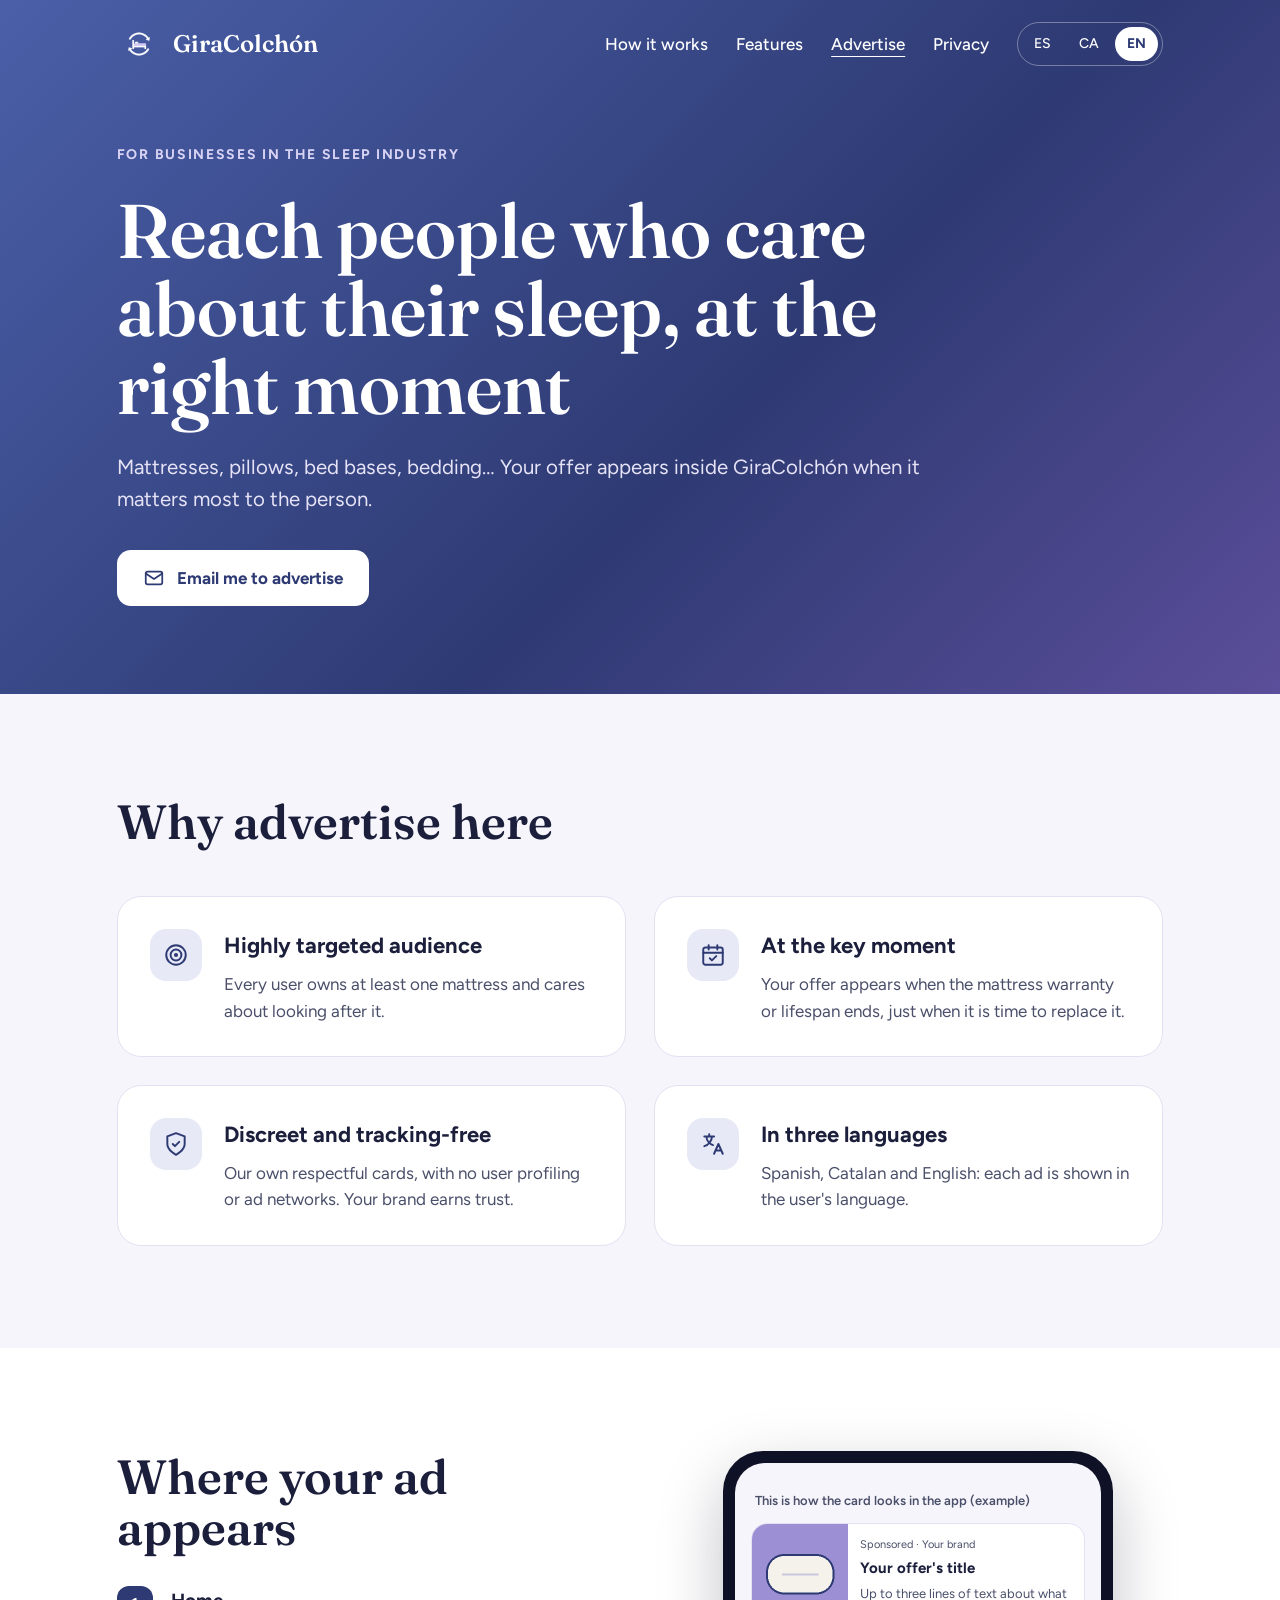
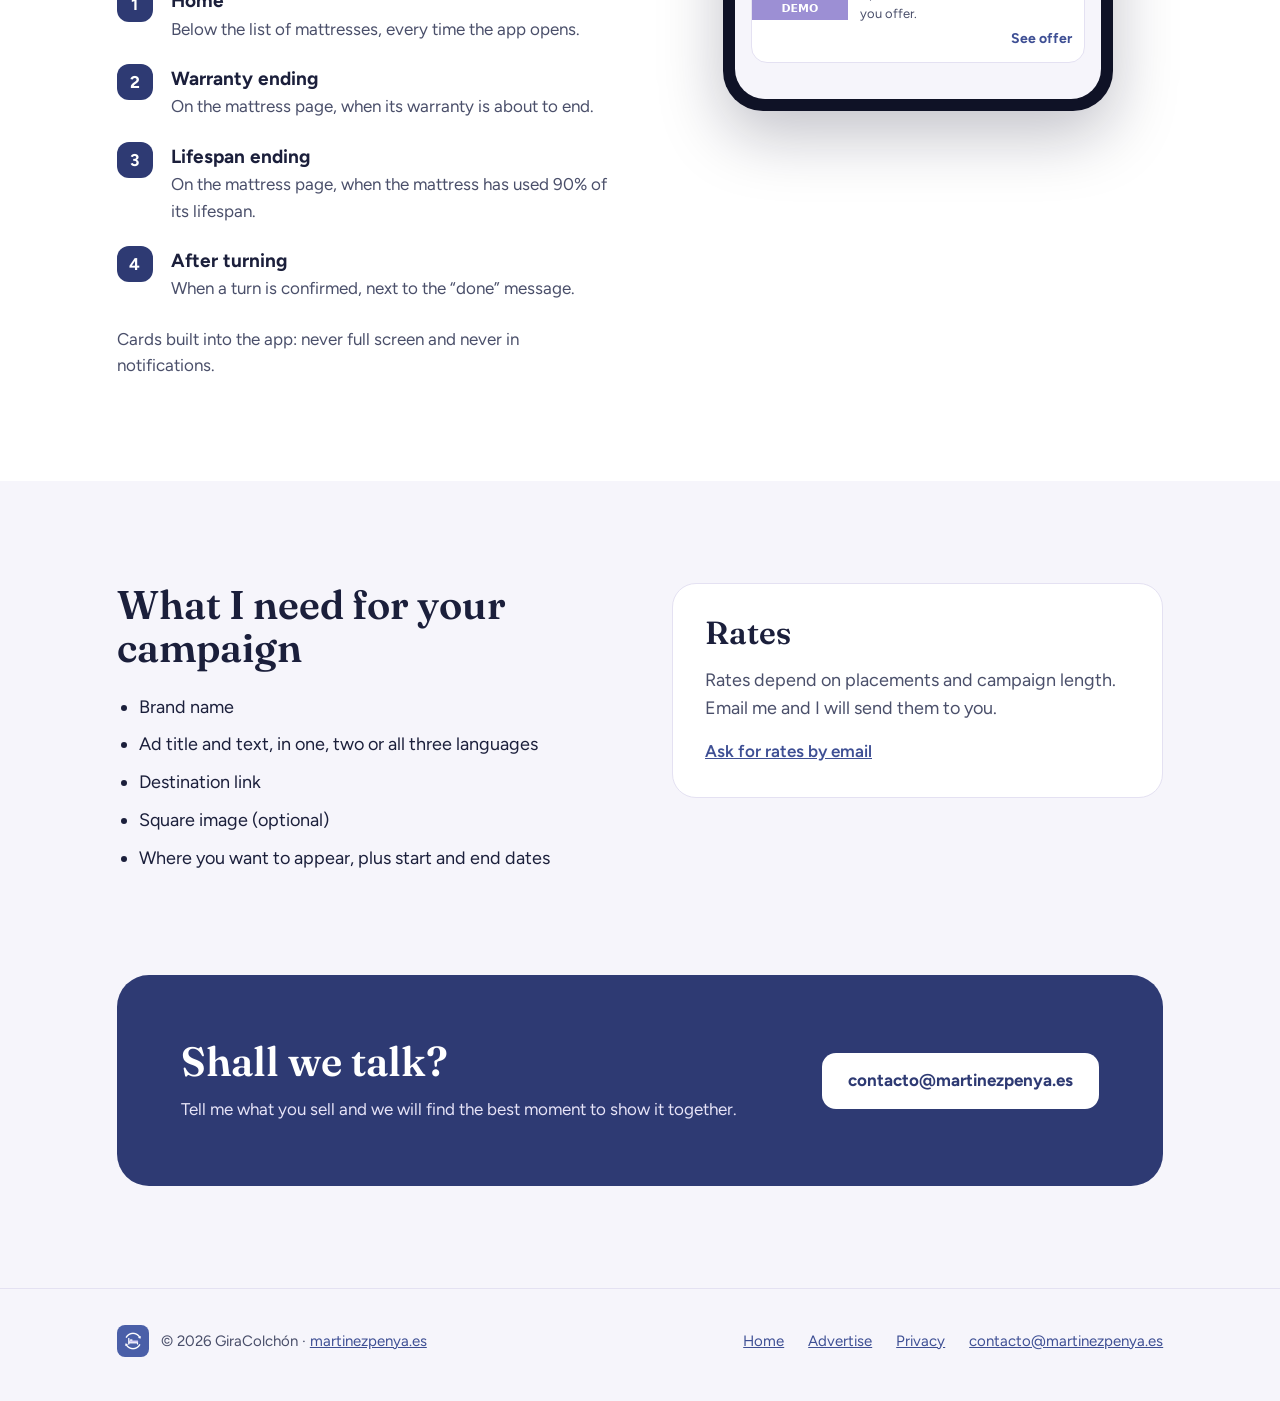
<file: docs/en/advertise/index.html>
<!doctype html>
<html lang="en">
<head>
<meta charset="utf-8">
<meta name="viewport" content="width=device-width, initial-scale=1">
<title>Advertise on GiraColchón</title>
<meta name="description" content="Advertise mattresses, pillows, bed bases or bedding to people who care about their sleep, right when it matters most to them.">
<link rel="canonical" href="https://giracolchon.martinezpenya.es/en/advertise/">
<link rel="alternate" hreflang="es" href="https://giracolchon.martinezpenya.es/anunciate/">
<link rel="alternate" hreflang="ca" href="https://giracolchon.martinezpenya.es/ca/anuncia-t/">
<link rel="alternate" hreflang="en" href="https://giracolchon.martinezpenya.es/en/advertise/">
<meta property="og:title" content="Advertise on GiraColchón">
<meta property="og:description" content="Advertise mattresses, pillows, bed bases or bedding to people who care about their sleep, right when it matters most to them.">
<meta property="og:image" content="https://giracolchon.martinezpenya.es/assets/img/icono.png">
<meta name="theme-color" content="#2e3a73">
<link rel="icon" type="image/png" href="../../assets/img/favicon.png">
<link rel="apple-touch-icon" href="../../assets/img/apple-touch-icon.png">
<link rel="stylesheet" href="../../assets/style.css?v=20768a5f80">
</head>
<body>
<section class="hero">
<div class="wrap">
<header class="topbar">
<a class="brand" href="../../en/"><img src="../../assets/img/icono.png" alt="" width="44" height="44">GiraColchón</a>
<nav class="nav" aria-label="Principal"><a href="../../en/#como-funciona">How it works</a><a href="../../en/#funciones">Features</a><a href="../../en/advertise/" aria-current="page">Advertise</a><a href="../../en/privacy/">Privacy</a><div class="lang"><a href="../../anunciate/" hreflang="es" lang="es">ES</a><a href="../../ca/anuncia-t/" hreflang="ca" lang="ca">CA</a><a href="../../en/advertise/" hreflang="en" lang="en" aria-current="true">EN</a></div></nav>
<details class="menu"><summary aria-label="Open menu"><svg width="26" height="26" viewBox="0 0 24 24" fill="none" stroke="#ffffff" stroke-width="2" stroke-linecap="round" stroke-linejoin="round" aria-hidden="true"><path d="M4 7h16M4 12h16M4 17h16"/></svg></summary><nav class="nav" aria-label="Principal"><a href="../../en/#como-funciona">How it works</a><a href="../../en/#funciones">Features</a><a href="../../en/advertise/" aria-current="page">Advertise</a><a href="../../en/privacy/">Privacy</a><div class="lang"><a href="../../anunciate/" hreflang="es" lang="es">ES</a><a href="../../ca/anuncia-t/" hreflang="ca" lang="ca">CA</a><a href="../../en/advertise/" hreflang="en" lang="en" aria-current="true">EN</a></div></nav></details>
</header>
<div class="hero-body single">
<div class="stack" style="gap:26px">
<div class="kicker">For businesses in the sleep industry</div>
<h1>Reach people who care about their sleep, at the right moment</h1>
<p class="lead">Mattresses, pillows, bed bases, bedding… Your offer appears inside GiraColchón when it matters most to the person.</p>
<div class="actions"><a class="btn btn-light" href="mailto:contacto@martinezpenya.es?subject=Advertising%20on%20GiraColch%C3%B3n&amp;body=Company%3A%0AProduct%3A%0AWebsite%3A%0ACampaign%20dates%3A%0A"><svg width="22" height="22" viewBox="0 0 24 24" fill="none" stroke="#2e3a73" stroke-width="1.9" stroke-linecap="round" stroke-linejoin="round" aria-hidden="true"><rect x="3" y="5" width="18" height="14" rx="2"/><path d="M3 7l9 6 9-6"/></svg>Email me to advertise</a></div>
</div></div>
</div>
</section>
<main>
<section class="section"><div class="wrap">
<h2 class="section-title">Why advertise here</h2>
<div class="grid-2" style="margin-top:48px"><div class="card benefit"><div class="icon-tile"><svg width="26" height="26" viewBox="0 0 24 24" fill="none" stroke="#2e3a73" stroke-width="1.8" stroke-linecap="round" stroke-linejoin="round" aria-hidden="true"><circle cx="12" cy="12" r="9"/><circle cx="12" cy="12" r="5"/><circle cx="12" cy="12" r="1"/></svg></div><div class="stack" style="gap:8px"><h3>Highly targeted audience</h3><p class="muted">Every user owns at least one mattress and cares about looking after it.</p></div></div><div class="card benefit"><div class="icon-tile"><svg width="26" height="26" viewBox="0 0 24 24" fill="none" stroke="#2e3a73" stroke-width="1.8" stroke-linecap="round" stroke-linejoin="round" aria-hidden="true"><rect x="3" y="5" width="18" height="16" rx="2"/><path d="M16 3v4M8 3v4M3 10h18"/><path d="M9 15l2 2 4-4"/></svg></div><div class="stack" style="gap:8px"><h3>At the key moment</h3><p class="muted">Your offer appears when the mattress warranty or lifespan ends, just when it is time to replace it.</p></div></div><div class="card benefit"><div class="icon-tile"><svg width="26" height="26" viewBox="0 0 24 24" fill="none" stroke="#2e3a73" stroke-width="1.8" stroke-linecap="round" stroke-linejoin="round" aria-hidden="true"><path d="M12 22s8-4 8-10V5l-8-3-8 3v7c0 6 8 10 8 10z"/><path d="M9 12l2 2 4-4"/></svg></div><div class="stack" style="gap:8px"><h3>Discreet and tracking-free</h3><p class="muted">Our own respectful cards, with no user profiling or ad networks. Your brand earns trust.</p></div></div><div class="card benefit"><div class="icon-tile"><svg width="26" height="26" viewBox="0 0 24 24" fill="none" stroke="#2e3a73" stroke-width="1.8" stroke-linecap="round" stroke-linejoin="round" aria-hidden="true"><path d="M4 5h9M8.5 3v2M6 5c0 4 3 7 6 8M11 5c0 4-3 8-7 9"/><path d="M13 21l4-9 4 9M14.5 18h5"/></svg></div><div class="stack" style="gap:8px"><h3>In three languages</h3><p class="muted">Spanish, Catalan and English: each ad is shown in the user's language.</p></div></div></div>
</div></section>
<section class="section band-white"><div class="wrap two-col">
<div><h2 class="section-title">Where your ad appears</h2><ol class="placements"><li><span class="dot">1</span><div><strong style="font-size:19px">Home</strong><p class="muted">Below the list of mattresses, every time the app opens.</p></div></li><li><span class="dot">2</span><div><strong style="font-size:19px">Warranty ending</strong><p class="muted">On the mattress page, when its warranty is about to end.</p></div></li><li><span class="dot">3</span><div><strong style="font-size:19px">Lifespan ending</strong><p class="muted">On the mattress page, when the mattress has used 90% of its lifespan.</p></div></li><li><span class="dot">4</span><div><strong style="font-size:19px">After turning</strong><p class="muted">When a turn is confirmed, next to the “done” message.</p></div></li></ol>
<p class="muted" style="margin-top:24px">Cards built into the app: never full screen and never in notifications.</p></div>
<div class="phone"><div class="phone-screen">
<div class="muted" style="font-size:13px;font-weight:600;padding:0 4px">This is how the card looks in the app (example)</div>
<div class="promo"><img class="promo-img" src="../../assets/img/demo-anuncio.png" alt="" width="96" height="96"><div class="promo-body">
<span class="muted" style="font-size:11px">Sponsored · Your brand</span><strong>Your offer's title</strong>
<span class="muted">Up to three lines of text about what you offer.</span><span class="promo-open">See offer</span></div></div>
</div></div>
</div></section>
<section class="section"><div class="wrap two-col">
<div class="stack" style="gap:24px"><h2 class="section-title" style="font-size:40px">What I need for your campaign</h2><ul class="list"><li>Brand name</li><li>Ad title and text, in one, two or all three languages</li><li>Destination link</li><li>Square image (optional)</li><li>Where you want to appear, plus start and end dates</li></ul></div>
<div class="card stack"><h2 style="font-size:32px">Rates</h2><p class="muted" style="font-size:18px">Rates depend on placements and campaign length. Email me and I will send them to you.</p>
<a href="mailto:contacto@martinezpenya.es?subject=GiraColch%C3%B3n%20rates" style="font-weight:600">Ask for rates by email</a></div>
</div></section>
<section class="section" style="padding-top:0"><div class="wrap">
<div class="cta"><div class="stack" style="gap:12px"><h2>Shall we talk?</h2><p>Tell me what you sell and we will find the best moment to show it together.</p></div>
<a class="btn btn-light" href="mailto:contacto@martinezpenya.es?subject=Advertising%20on%20GiraColch%C3%B3n&amp;body=Company%3A%0AProduct%3A%0AWebsite%3A%0ACampaign%20dates%3A%0A">contacto@martinezpenya.es</a></div>
</div></section>
</main>
<footer class="footer">
<div class="wrap">
<div class="footer-brand"><img src="../../assets/img/icono.png" alt="" width="32" height="32"><span>© 2026 GiraColchón · <a href="https://martinezpenya.es">martinezpenya.es</a></span></div>
<nav aria-label="Pie">
<a href="../../en/">Home</a>
<a href="../../en/advertise/">Advertise</a>
<a href="../../en/privacy/">Privacy</a>
<a href="mailto:contacto@martinezpenya.es">contacto@martinezpenya.es</a>
</nav>
</div>
</footer>
</body>
</html>
</file>
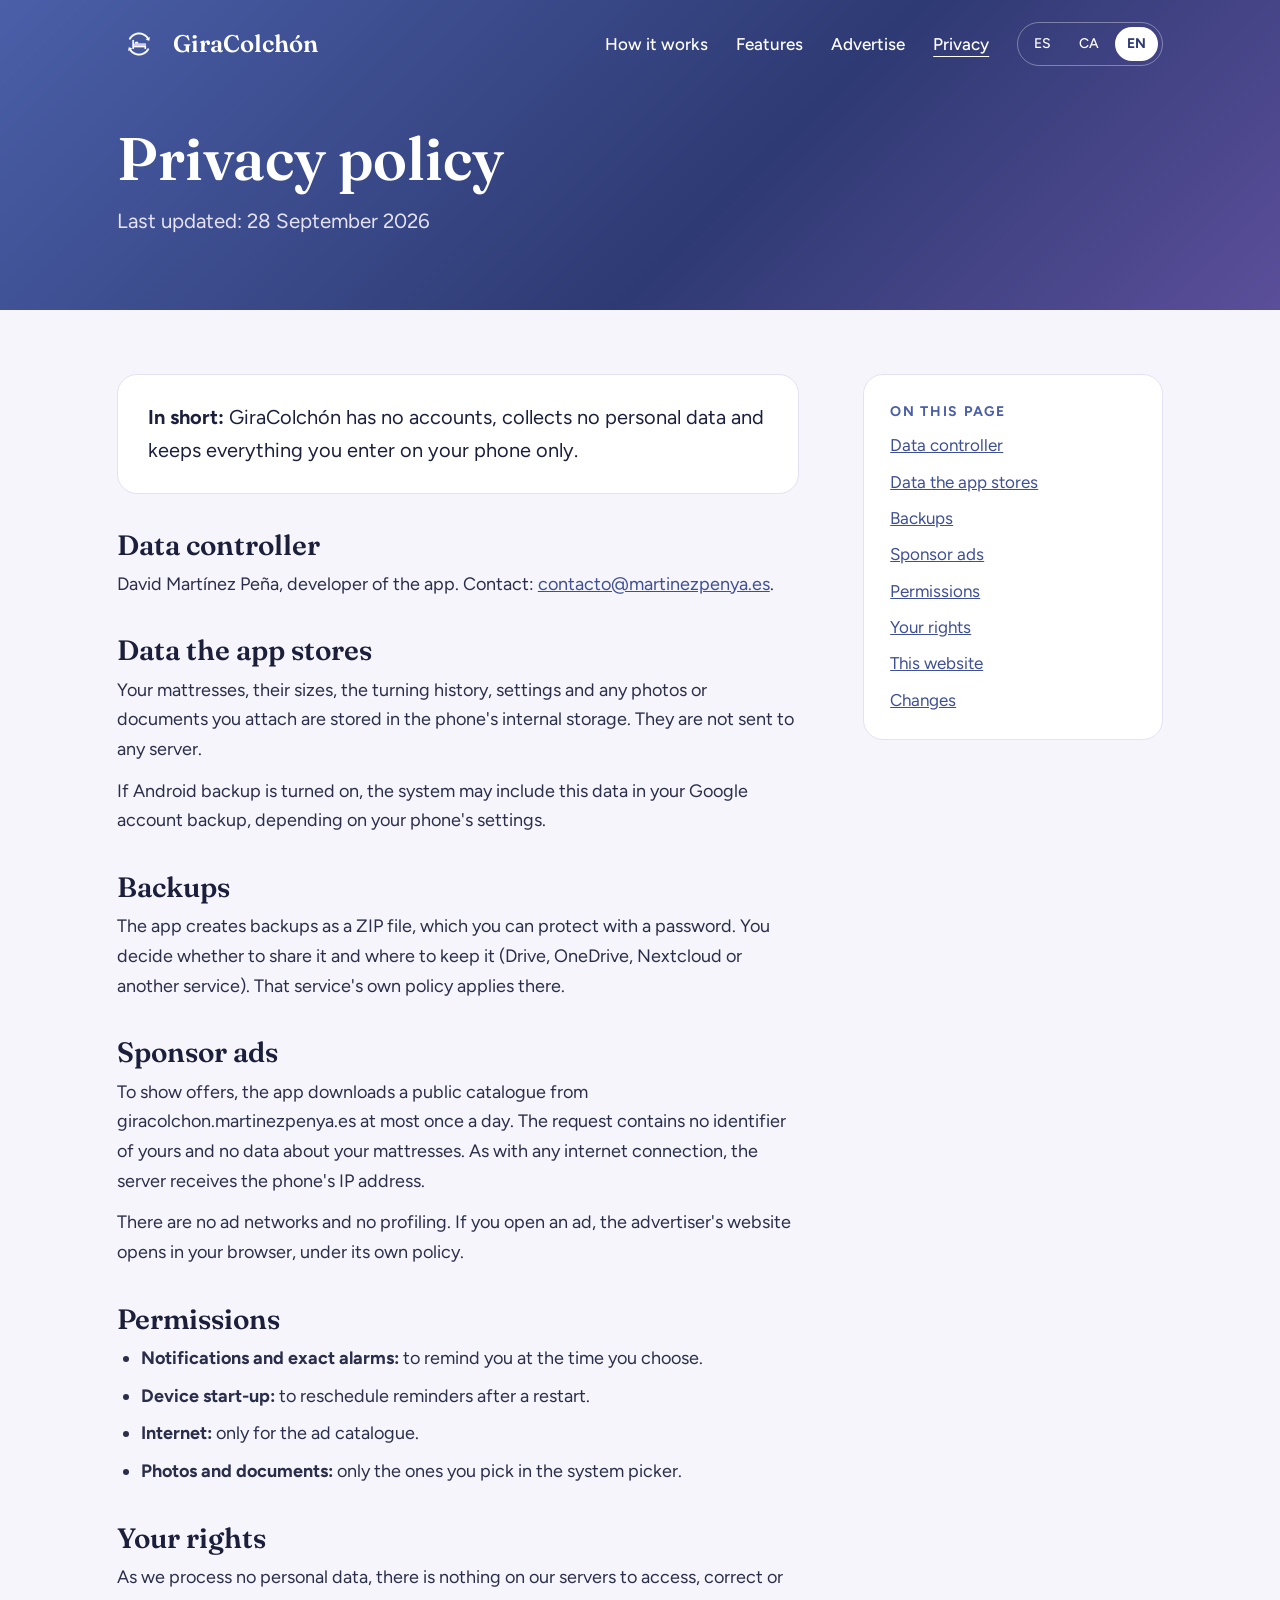
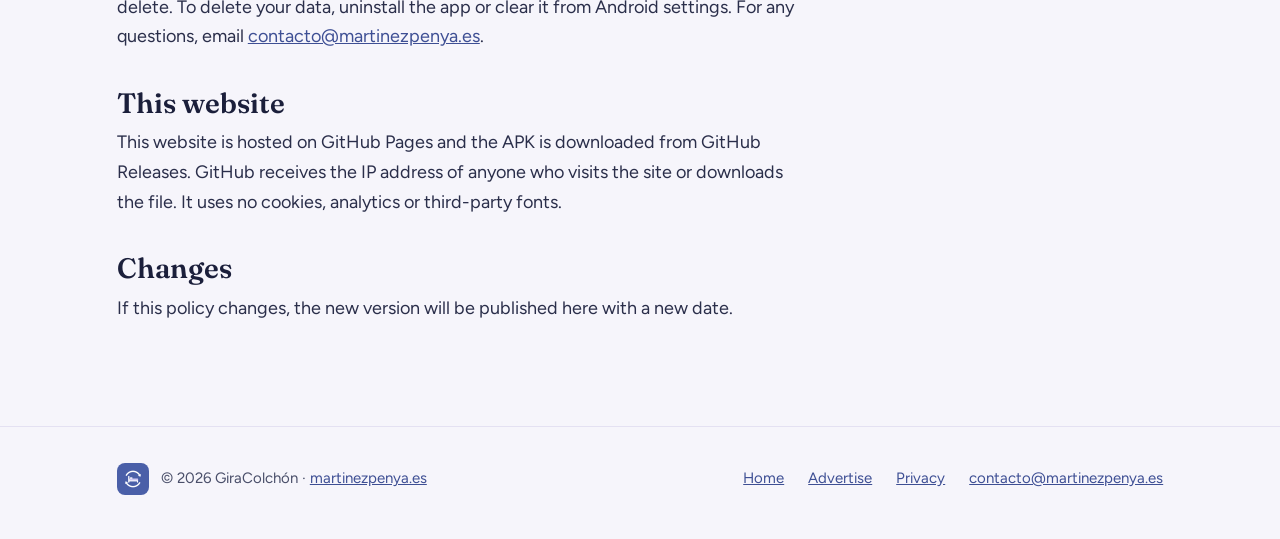
<file: docs/en/privacy/index.html>
<!doctype html>
<html lang="en">
<head>
<meta charset="utf-8">
<meta name="viewport" content="width=device-width, initial-scale=1">
<title>Privacy policy · GiraColchón</title>
<meta name="description" content="GiraColchón privacy policy: no accounts, no personal data, everything stored on your phone.">
<link rel="canonical" href="https://giracolchon.martinezpenya.es/en/privacy/">
<link rel="alternate" hreflang="es" href="https://giracolchon.martinezpenya.es/privacidad/">
<link rel="alternate" hreflang="ca" href="https://giracolchon.martinezpenya.es/ca/privacitat/">
<link rel="alternate" hreflang="en" href="https://giracolchon.martinezpenya.es/en/privacy/">
<meta property="og:title" content="Privacy policy · GiraColchón">
<meta property="og:description" content="GiraColchón privacy policy: no accounts, no personal data, everything stored on your phone.">
<meta property="og:image" content="https://giracolchon.martinezpenya.es/assets/img/icono.png">
<meta name="theme-color" content="#2e3a73">
<link rel="icon" type="image/png" href="../../assets/img/favicon.png">
<link rel="apple-touch-icon" href="../../assets/img/apple-touch-icon.png">
<link rel="stylesheet" href="../../assets/style.css?v=20768a5f80">
</head>
<body>
<section class="hero">
<div class="wrap">
<header class="topbar">
<a class="brand" href="../../en/"><img src="../../assets/img/icono.png" alt="" width="44" height="44">GiraColchón</a>
<nav class="nav" aria-label="Principal"><a href="../../en/#como-funciona">How it works</a><a href="../../en/#funciones">Features</a><a href="../../en/advertise/">Advertise</a><a href="../../en/privacy/" aria-current="page">Privacy</a><div class="lang"><a href="../../privacidad/" hreflang="es" lang="es">ES</a><a href="../../ca/privacitat/" hreflang="ca" lang="ca">CA</a><a href="../../en/privacy/" hreflang="en" lang="en" aria-current="true">EN</a></div></nav>
<details class="menu"><summary aria-label="Open menu"><svg width="26" height="26" viewBox="0 0 24 24" fill="none" stroke="#ffffff" stroke-width="2" stroke-linecap="round" stroke-linejoin="round" aria-hidden="true"><path d="M4 7h16M4 12h16M4 17h16"/></svg></summary><nav class="nav" aria-label="Principal"><a href="../../en/#como-funciona">How it works</a><a href="../../en/#funciones">Features</a><a href="../../en/advertise/">Advertise</a><a href="../../en/privacy/" aria-current="page">Privacy</a><div class="lang"><a href="../../privacidad/" hreflang="es" lang="es">ES</a><a href="../../ca/privacitat/" hreflang="ca" lang="ca">CA</a><a href="../../en/privacy/" hreflang="en" lang="en" aria-current="true">EN</a></div></nav></details>
</header>
<div class="hero-body single" style="padding-top:40px;padding-bottom:72px">
<div class="stack"><h1 style="font-size:clamp(40px,5vw,60px)">Privacy policy</h1>
<p class="lead">Last updated: 28 September 2026</p></div></div>
</div>
</section>
<main>
<section class="section" style="padding-top:64px"><div class="wrap legal">
<article><div class="summary"><strong>In short:</strong> GiraColchón has no accounts, collects no personal data and keeps everything you enter on your phone only.</div><section id="controller"><h2>Data controller</h2><p>David Martínez Peña, developer of the app. Contact: <a href="mailto:contacto@martinezpenya.es">contacto@martinezpenya.es</a>.</p></section><section id="data"><h2>Data the app stores</h2><p>Your mattresses, their sizes, the turning history, settings and any photos or documents you attach are stored in the phone's internal storage. They are not sent to any server.</p><p>If Android backup is turned on, the system may include this data in your Google account backup, depending on your phone's settings.</p></section><section id="backups"><h2>Backups</h2><p>The app creates backups as a ZIP file, which you can protect with a password. You decide whether to share it and where to keep it (Drive, OneDrive, Nextcloud or another service). That service's own policy applies there.</p></section><section id="ads"><h2>Sponsor ads</h2><p>To show offers, the app downloads a public catalogue from giracolchon.martinezpenya.es at most once a day. The request contains no identifier of yours and no data about your mattresses. As with any internet connection, the server receives the phone's IP address.</p><p>There are no ad networks and no profiling. If you open an ad, the advertiser's website opens in your browser, under its own policy.</p></section><section id="permissions"><h2>Permissions</h2><ul><li><strong>Notifications and exact alarms:</strong> to remind you at the time you choose.</li><li><strong>Device start-up:</strong> to reschedule reminders after a restart.</li><li><strong>Internet:</strong> only for the ad catalogue.</li><li><strong>Photos and documents:</strong> only the ones you pick in the system picker.</li></ul></section><section id="rights"><h2>Your rights</h2><p>As we process no personal data, there is nothing on our servers to access, correct or delete. To delete your data, uninstall the app or clear it from Android settings. For any questions, email <a href="mailto:contacto@martinezpenya.es">contacto@martinezpenya.es</a>.</p></section><section id="website"><h2>This website</h2><p>This website is hosted on GitHub Pages and the APK is downloaded from GitHub Releases. GitHub receives the IP address of anyone who visits the site or downloads the file. It uses no cookies, analytics or third-party fonts.</p></section><section id="changes"><h2>Changes</h2><p>If this policy changes, the new version will be published here with a new date.</p></section></article>
<aside class="toc"><div class="kicker">On this page</div><nav aria-label="On this page" class="stack" style="gap:10px"><a href="#controller">Data controller</a><a href="#data">Data the app stores</a><a href="#backups">Backups</a><a href="#ads">Sponsor ads</a><a href="#permissions">Permissions</a><a href="#rights">Your rights</a><a href="#website">This website</a><a href="#changes">Changes</a></nav></aside>
</div></section>
</main>
<footer class="footer">
<div class="wrap">
<div class="footer-brand"><img src="../../assets/img/icono.png" alt="" width="32" height="32"><span>© 2026 GiraColchón · <a href="https://martinezpenya.es">martinezpenya.es</a></span></div>
<nav aria-label="Pie">
<a href="../../en/">Home</a>
<a href="../../en/advertise/">Advertise</a>
<a href="../../en/privacy/">Privacy</a>
<a href="mailto:contacto@martinezpenya.es">contacto@martinezpenya.es</a>
</nav>
</div>
</footer>
</body>
</html>
</file>
<file: docs/assets/style.css>
@font-face {
  font-family: "Figtree";
  src: url("fonts/figtree-latin.woff2") format("woff2");
  font-weight: 300 900;
  font-display: swap;
}
@font-face {
  font-family: "Fraunces";
  src: url("fonts/fraunces-latin.woff2") format("woff2");
  font-weight: 600;
  font-display: swap;
}

:root {
  --ground: #f6f5fb;
  --surface: #ffffff;
  --ink: #1b1f3b;
  --muted: #4a4f6a;
  --line: #e4e1f2;
  --seed: #4a5fa8;
  --deep: #2e3a73;
  --link: #3e4f94;
  --tint: #e7e9f7;
  --on-dark: #e6e3f7;
  --kicker-dark: #d9d4f5;
  --display: "Fraunces", Georgia, serif;
  --body: "Figtree", system-ui, sans-serif;
  --gutter: clamp(20px, 6vw, 120px);
}

* { box-sizing: border-box; }
html { scroll-behavior: smooth; }
body {
  margin: 0;
  background: var(--ground);
  color: var(--ink);
  font-family: var(--body);
  font-size: 17px;
  line-height: 1.55;
}
img { max-width: 100%; height: auto; }
a { color: var(--link); }
a:hover { color: var(--deep); }
h1, h2, h3 { margin: 0; }
h1, h2 { font-family: var(--display); font-weight: 600; line-height: 1.08; }
p { margin: 0; }

.wrap { max-width: 1200px; margin: 0 auto; padding: 0 var(--gutter); }
.kicker {
  font-size: 14px; font-weight: 700; letter-spacing: .12em;
  text-transform: uppercase; color: var(--seed);
}
.muted { color: var(--muted); }
.section { padding: clamp(56px, 8vw, 104px) 0; }
.section-title { font-size: clamp(32px, 4vw, 48px); max-width: 760px; }
.stack { display: flex; flex-direction: column; gap: 16px; }

/* Cabecera y hero con el degradado de la app */
.hero {
  background: linear-gradient(135deg, #4a5fa8 0%, #2e3a73 58%, #5b4e9a 100%);
  color: #fff;
}
.hero .kicker { color: var(--kicker-dark); }
.topbar {
  height: 88px; display: flex; align-items: center; justify-content: space-between; gap: 16px;
}
.brand {
  display: flex; align-items: center; gap: 12px; color: #fff; text-decoration: none;
  font-family: var(--display); font-size: 24px; font-weight: 600;
}
.brand img { width: 44px; height: 44px; }
.nav { display: flex; align-items: center; gap: 28px; font-weight: 500; }
.nav a { color: #fff; text-decoration: none; }
/* Sobre el degradado los enlaces siguen blancos: el azul oscuro general no se distingue. */
.brand:hover, .nav a:hover, .lang a:hover { color: #fff; }
.nav > a:hover { text-decoration: underline; text-underline-offset: 6px; opacity: .85; }
.brand:hover { opacity: .85; }
.lang a:not([aria-current="true"]):hover { background: rgba(255,255,255,.15); }
.lang a[aria-current="true"]:hover { color: var(--deep); }
.nav a[aria-current="page"] { text-decoration: underline; text-underline-offset: 6px; }
.lang {
  display: flex; gap: 4px; padding: 4px; border: 1px solid rgba(255,255,255,.35);
  border-radius: 999px; font-size: 14px;
}
.lang a { padding: 6px 12px; border-radius: 999px; color: #fff; text-decoration: none; }
.lang a[aria-current="true"] { background: #fff; color: var(--deep); font-weight: 700; }

.menu { display: none; }
.menu summary {
  list-style: none; width: 44px; height: 44px; display: flex; align-items: center;
  justify-content: center; cursor: pointer;
}
.menu summary::-webkit-details-marker { display: none; }

.hero-body {
  display: grid; grid-template-columns: minmax(0, 1.2fr) minmax(0, 1fr);
  gap: clamp(32px, 6vw, 80px); align-items: center; padding: 56px 0 96px;
}
.hero-body.single { grid-template-columns: minmax(0, 1fr); max-width: 840px; padding-bottom: 88px; }
.hero h1 { font-size: clamp(42px, 6vw, 76px); line-height: 1.03; }
.hero .lead { font-size: clamp(17px, 1.6vw, 21px); color: var(--on-dark); }
.hero-art {
  background: rgba(255,255,255,.08); border: 1px solid rgba(255,255,255,.18);
  border-radius: 32px; padding: 20px;
}
.hero-art img { display: block; width: 100%; border-radius: 20px; background: var(--ground); }
.hero-phone {
  width: min(330px, 100%); justify-self: end; border-radius: 44px; background: #0f1226; padding: 10px;
  box-shadow: 0 30px 80px rgba(10,12,40,.45);
}
.hero-phone img { display: block; width: 100%; height: auto; border-radius: 34px; }
.step-shot {
  display: block; width: 100%; height: auto; aspect-ratio: 412 / 560; object-fit: cover;
  object-position: top; border-radius: 16px; border: 1px solid var(--line); margin-bottom: 8px;
}
.actions { display: flex; flex-wrap: wrap; gap: 16px; align-items: center; padding-top: 8px; }

.btn {
  min-height: 56px; padding: 0 26px; display: inline-flex; align-items: center; gap: 12px;
  border-radius: 14px; text-decoration: none; font-size: 17px; font-weight: 700;
}
.btn-light { background: #fff; color: var(--deep); }
.btn-light:hover { color: var(--deep); background: #f1efff; }
.btn-ghost { border: 1px solid rgba(255,255,255,.5); color: #fff; }
.btn-ghost:hover { color: #fff; background: rgba(255,255,255,.1); }
.btn-dark { background: var(--deep); color: #fff; }
.btn-dark:hover { color: #fff; background: #26305f; }
.btn-2l { display: flex; flex-direction: column; align-items: flex-start; line-height: 1.15; }
.btn-2l small { display: block; font-size: 12px; color: var(--muted); font-weight: 500; }
.btn-play .btn-2l small { color: #c9c6dd; }
.btn-play { background: #0f1226; color: #fff; cursor: default; }
.btn-play:hover { color: #fff; }

/* Tarjetas y rejillas */
.grid-3 { display: grid; grid-template-columns: repeat(3, minmax(0, 1fr)); gap: 32px; }
.grid-2 { display: grid; grid-template-columns: repeat(2, minmax(0, 1fr)); gap: 28px; }
.card {
  background: var(--surface); border: 1px solid var(--line); border-radius: 24px; padding: 32px;
}
.steps { list-style: none; margin: 48px 0 0; padding: 0; }
.steps li { display: flex; flex-direction: column; gap: 12px; }
.num {
  width: 48px; height: 48px; border-radius: 14px; background: var(--tint); color: var(--deep);
  display: flex; align-items: center; justify-content: center;
  font-family: var(--display); font-size: 24px; font-weight: 600;
}
.card h3 { font-size: 22px; }
.features { margin-top: 48px; gap: 40px 48px; }
.feature { display: flex; gap: 18px; }
.feature svg { flex-shrink: 0; }
.feature h3 { font-size: 19px; margin-bottom: 4px; }
.benefit { display: flex; gap: 22px; }
.icon-tile {
  width: 52px; height: 52px; border-radius: 16px; background: var(--tint);
  display: flex; align-items: center; justify-content: center; flex-shrink: 0;
}

.band-white { background: var(--surface); }
.split { display: flex; justify-content: space-between; align-items: flex-end; gap: 48px; }
.split > p { max-width: 520px; }
.looks { margin-top: 48px; }
.looks figure { margin: 0; display: flex; flex-direction: column; gap: 14px; }
.looks img {
  width: 100%; aspect-ratio: 400 / 280; object-fit: contain; border-radius: 20px; background: var(--ground);
}

.stats { display: grid; grid-template-columns: minmax(0, 0.9fr) minmax(0, 1.1fr); gap: 56px; align-items: center; }
.stat-list { list-style: none; margin: 0; padding: 0; display: flex; flex-direction: column; gap: 12px; font-size: 17px; }
.stat-list li { display: flex; gap: 12px; align-items: center; }
.shots { display: grid; grid-template-columns: repeat(2, minmax(0, 1fr)); gap: 20px; align-items: start; }
.shots figure { margin: 0; display: flex; flex-direction: column; gap: 10px; font-size: 14px; }
.shot { border-radius: 24px; background: #0f1226; padding: 8px; box-shadow: 0 18px 44px rgba(10,12,40,.18); }
.shot img { display: block; width: 100%; border-radius: 18px; }
.privacy { display: grid; grid-template-columns: minmax(0, 1fr) minmax(0, 1fr); gap: 64px; align-items: center; }
.checks { list-style: none; margin: 0; padding: 0; display: flex; flex-direction: column; gap: 16px; }
.checks li {
  display: flex; gap: 16px; align-items: center; background: var(--surface);
  border: 1px solid var(--line); border-radius: 18px; padding: 20px 24px; font-size: 18px;
}
.checks svg { flex-shrink: 0; }

.cta {
  border-radius: 32px; background: var(--deep); color: #fff; padding: clamp(32px, 5vw, 64px) clamp(24px, 5vw, 72px);
  display: flex; justify-content: space-between; align-items: center; gap: 32px;
}
.cta .kicker { color: var(--kicker-dark); }
.cta h2 { font-size: clamp(28px, 3.2vw, 42px); }
.cta p { color: var(--on-dark); }

/* Anúnciate */
.placements { list-style: none; margin: 32px 0 0; padding: 0; display: flex; flex-direction: column; gap: 22px; }
.placements li { display: flex; gap: 18px; }
.placements .dot {
  width: 36px; height: 36px; border-radius: 12px; background: var(--deep); color: #fff;
  display: flex; align-items: center; justify-content: center; font-weight: 700; flex-shrink: 0;
}
.phone {
  width: min(390px, 100%); border-radius: 40px; background: #0f1226; padding: 12px;
  box-shadow: 0 24px 64px rgba(10,12,40,.25); margin: 0 auto;
}
.phone-screen { border-radius: 30px; background: var(--ground); padding: 28px 16px 36px; display: flex; flex-direction: column; gap: 12px; }
.promo { background: #fff; border: 1px solid var(--line); border-radius: 16px; display: flex; overflow: hidden; }
.promo-img { width: 96px; height: 96px; flex-shrink: 0; object-fit: cover; }
.promo-body { padding: 12px; display: flex; flex-direction: column; gap: 4px; flex-grow: 1; font-size: 13px; }
.promo-body strong { font-size: 15px; }
.promo-open { align-self: flex-end; font-weight: 700; color: var(--link); font-size: 14px; }
.two-col { display: grid; grid-template-columns: minmax(0, 1fr) minmax(0, 1fr); gap: 64px; align-items: start; }
.list { margin: 0; padding-left: 22px; display: flex; flex-direction: column; gap: 10px; font-size: 18px; }

/* Privacidad */
.legal { display: grid; grid-template-columns: minmax(0, 780px) minmax(0, 300px); gap: 64px; align-items: start; }
.legal article { display: flex; flex-direction: column; gap: 36px; font-size: 18px; line-height: 1.65; color: #2a2e4a; }
.legal h2 { font-size: 28px; color: var(--ink); margin-bottom: 10px; }
.legal p + p { margin-top: 12px; }
.legal ul { margin: 0; padding-left: 24px; display: flex; flex-direction: column; gap: 8px; }
.summary { background: var(--surface); border: 1px solid var(--line); border-radius: 20px; padding: 26px 30px; font-size: 20px; color: var(--ink); }
.toc { position: sticky; top: 24px; background: var(--surface); border: 1px solid var(--line); border-radius: 20px; padding: 26px; display: flex; flex-direction: column; gap: 10px; }

/* Pie */
.footer {
  border-top: 1px solid var(--line); padding: 36px 0 44px; font-size: 15px; color: var(--muted);
}
.footer .wrap { display: flex; justify-content: space-between; align-items: center; gap: 24px; flex-wrap: wrap; }
.footer nav { display: flex; gap: 24px; flex-wrap: wrap; }
.footer-brand { display: flex; align-items: center; gap: 12px; }
.footer-brand img { width: 32px; height: 32px; background: var(--seed); border-radius: 8px; }

/* Móvil */
@media (max-width: 900px) {
  .nav { display: none; }
  .menu { display: block; position: relative; }
  .menu[open] .nav {
    display: flex; flex-direction: column; align-items: flex-start; gap: 4px;
    position: absolute; right: 0; top: 52px; z-index: 10; min-width: 240px;
    background: var(--deep); border-radius: 18px; padding: 12px; box-shadow: 0 16px 40px rgba(10,12,40,.35);
  }
  .menu[open] .nav a { padding: 10px 12px; min-height: 44px; display: flex; align-items: center; }
  .menu[open] .lang { margin: 8px 0 0 8px; }
  .topbar { height: 64px; }
  .brand { font-size: 20px; }
  .brand img { width: 36px; height: 36px; }
  .hero-body, .privacy, .two-col, .legal, .stats { grid-template-columns: minmax(0, 1fr); }
  .hero-body { padding: 24px 0 56px; }
  .hero-phone { justify-self: center; width: min(280px, 100%); }
  .grid-3, .grid-2 { grid-template-columns: minmax(0, 1fr); gap: 16px; }
  .features { gap: 24px; }
  .split, .cta { flex-direction: column; align-items: flex-start; }
  .toc { display: none; }
  .btn { width: 100%; justify-content: center; }
}
</file>
